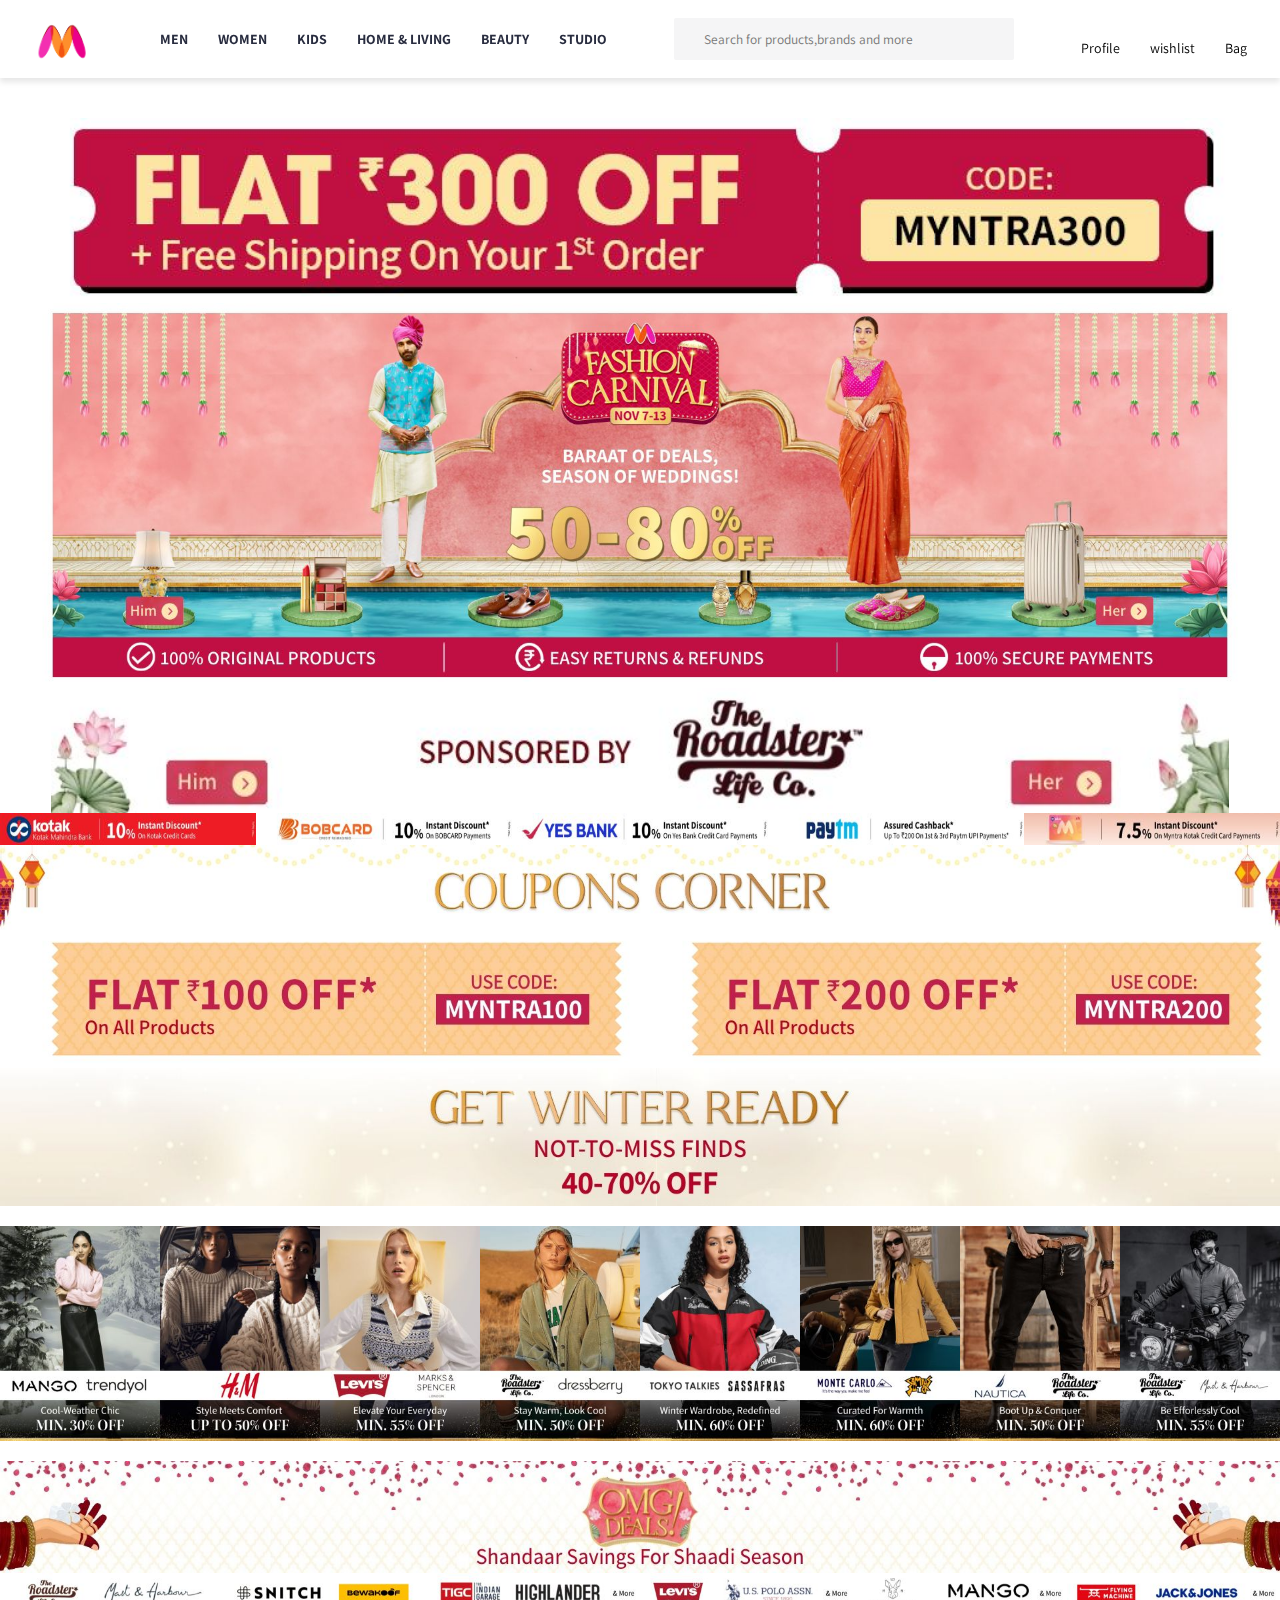
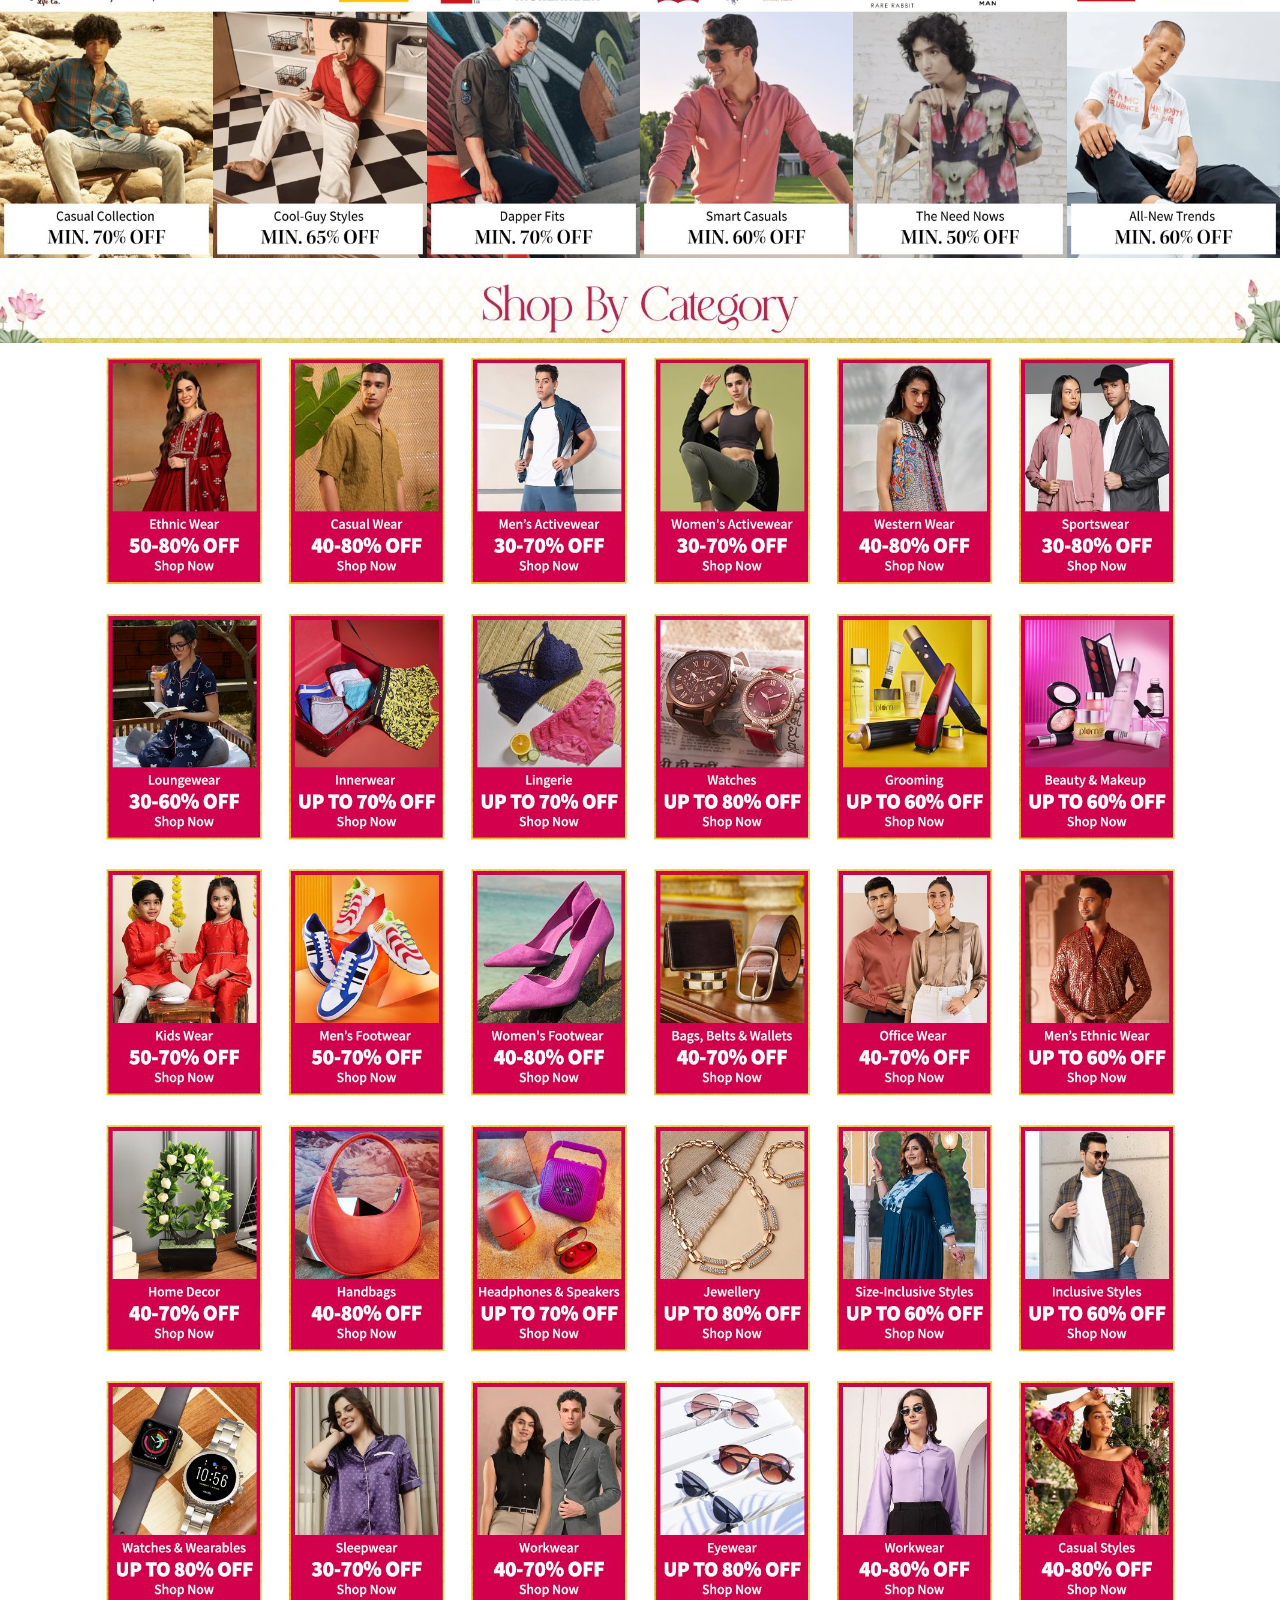
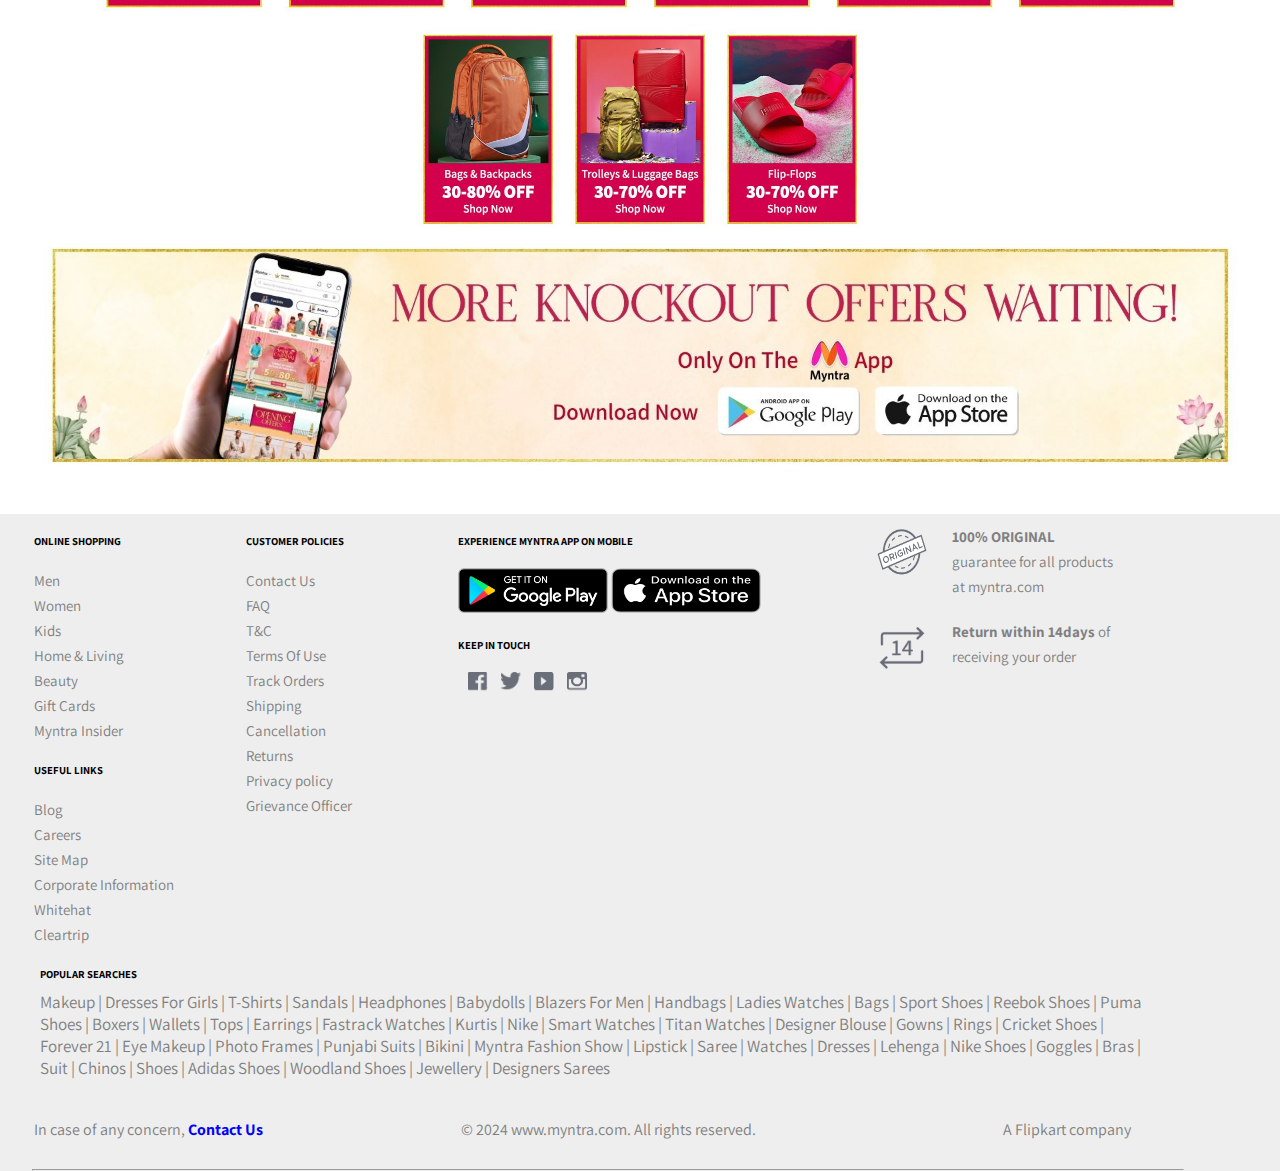
<file: index.html>
<!DOCTYPE html>
<html lang="en">
<head>
    <title>Men Shopping Online - Shop for Mens Clothing & Accessories in India |...</title>
    <link rel="stylesheet" href="style.css">
    <link rel="stylesheet" href="https://cdnjs.cloudflare.com/ajax/libs/font-awesome/6.6.0/css/all.min.css" integrity="sha512-Kc323vGBEqzTmouAECnVceyQqyqdsSiqLQISBL29aUW4U/M7pSPA/gEUZQqv1cwx4OnYxTxve5UMg5GT6L4JJg==" crossorigin="anonymous" referrerpolicy="no-referrer" />
    <link href="https://fonts.googleapis.com/css2?family=Assistant:wght@200..800&display=swap" rel="stylesheet">
</head>
<body>
    <div class="main">
        <div class="header">
            <div class="logo">
                <a href="index.html"><img src="images/logo.png" alt=""></a>
            </div>
            <div class="nav-item">
                <div class="menus"><a href="t-shirt.html">MEN</a>
                    <div class="submenu">
                        <div class="submenu-col1">
                            <h4><a href="t-shirt.html" class="h4">Topwear</a></h4>
                            <p><a href="t-shirt.html">T-Shirts</a></p>
                            <p><a href="t-shirt.html">Casual Shirts</a></p>
                            <p><a href="t-shirt.html">Formal Shirts</a></p>
                            <p><a href="t-shirt.html">Sweatshirts</a></p>
                            <p><a href="t-shirt.html">Sweaters</a></p>
                            <p><a href="t-shirt.html">Jackets</a></p>
                            <p><a href="t-shirt.html">Blazers & Coats</a></p>
                            <p><a href="t-shirt.html">Suits</a></p>
                            <p><a href="t-shirt.html">Rain Jackets</a></p><br><hr><br>
                            <h4><a href="t-shirt.html" class="h4">Indian & Festive Wear</a></h4>
                            <p><a href="t-shirt.html">Kurtas & Kurta Sets</a></p>
                            <p><a href="t-shirt.html">Sherwanis</a></p>
                            <p><a href="t-shirt.html">Nehru Jackets</a></p>
                            <p><a href="t-shirt.html">Dhotis</a></p>
                        </div>
                        <div class="submenu-col2">
                            <h4><a href="t-shirt.html" class="h4">Bottomwear</a></h4>
                            <p><a href="t-shirt.html">Jeans</a></p>
                            <p><a href="t-shirt.html">Casual Trousers</a></p>
                            <p><a href="t-shirt.html">Formal Trousers</a></p>
                            <p><a href="t-shirt.html">Shorts</a></p>
                            <p><a href="t-shirt.html">Track Pants & Joggers</a></p><br><hr><br>
                            <h4><a href="t-shirt.html" class="h4">Innerwear & Sleepwear</a></h4>
                            <p><a href="t-shirt.html">Briefs & Trunks</a></p>
                            <p><a href="t-shirt.html">Boxers</a></p>
                            <p><a href="t-shirt.html">Vests</a></p>
                            <p><a href="t-shirt.html">Sleepwear & Loungewear</a></p>
                            <p><a href="t-shirt.html">Thermals</a></p><br><hr><br>
                            <h4><a href="t-shirt.html" class="h4">Plus Size</a></h4>
                        </div>
                        <div class="submenu-col3">
                            <h4><a href="t-shirt.html" class="h4">Footwear</a></h4>
                            <p><a href="t-shirt.html">Casual Shoes</a></p>
                            <p><a href="t-shirt.html">Sports Shoes</a></p>
                            <p><a href="t-shirt.html">Formal Shoes</a></p>
                            <p><a href="t-shirt.html">Sneakers</a></p>
                            <p><a href="t-shirt.html">Sandals & Floaters</a></p>
                            <p><a href="t-shirt.html">Flip Flops</a></p>
                            <p><a href="t-shirt.html">Socks</a></p><br><hr><br>
                            <h4><a href="t-shirt.html" class="h5">Personal Care & Grooming</a></h4>
                            <h4><a href="t-shirt.html" class="h5">Sunglasses & Frames</a></h4>
                            <h4><a href="t-shirt.html" class="h5">Watches</a></h4>
                        </div>
                        <div class="submenu-col4">
                            <h4>Sports & Active Wear</h4>
                            <p>Sports Shoes</p>
                            <p>Sports Sandals</p>
                            <p>Active T-Shirts</p>
                            <p>Track Pants & Shorts</p>
                            <p>Tracksuits</p>
                            <p>Jackets & Sweatshirts</p>
                            <p>Sports Accessories</p>
                            <p>Swimwear</p><br><hr><br>
                            <h4>Gadgets</h4>
                            <p>Smart Wearables</p>
                            <p>Fitness Gadgets</p>
                            <p>Headphones</p>
                            <p>Speakers</p>
                        </div>
                        <div class="submenu-col5">
                            <h4>Fashion Accessories</h4>
                            <p>Wallets</p>
                            <p>Belts</p>
                            <p>Perfumes & Body Mists</p>
                            <p>Trimmers</p>
                            <p>Deodorants</p>
                            <p>Ties, Cufflinks & Pocket Squares</p>
                            <p>Accessory Gift Sets</p>
                            <p>Caps & Hats</p>
                            <p>Mufflers, Scarves & Gloves</p>
                            <p>Phone Cases</p>
                            <p>Rings & Wristwear</p>
                            <p>Helmets</p><br><hr><br>
                            <h4>Bags & Backpacks</h4>
                            <h4>Luggages & Trolleys</h4>
                        </div>
                    </div>
                </div>
                <div class="menus"><a href="">WOMEN</a>
                    <div class="submenu">
                        <div class="submenu-col1">
                            <h4><a href="t-shirt.html" class="h4">Topwear</a></h4>
                            <p><a href="t-shirt.html">T-Shirts</a></p>
                            <p><a href="t-shirt.html">Casual Shirts</a></p>
                            <p><a href="t-shirt.html">Formal Shirts</a></p>
                            <p><a href="t-shirt.html">Sweatshirts</a></p>
                            <p><a href="t-shirt.html">Sweaters</a></p>
                            <p><a href="t-shirt.html">Jackets</a></p>
                            <p><a href="t-shirt.html">Blazers & Coats</a></p>
                            <p><a href="t-shirt.html">Suits</a></p>
                            <p><a href="t-shirt.html">Rain Jackets</a></p><br><hr><br>
                            <h4><a href="t-shirt.html" class="h4">Indian & Festive Wear</a></h4>
                            <p><a href="t-shirt.html">Kurtas & Kurta Sets</a></p>
                            <p><a href="t-shirt.html">Sherwanis</a></p>
                            <p><a href="t-shirt.html">Nehru Jackets</a></p>
                            <p><a href="t-shirt.html">Dhotis</a></p>
                        </div>
                        <div class="submenu-col2">
                            <h4><a href="t-shirt.html" class="h4">Bottomwear</a></h4>
                            <p><a href="t-shirt.html">Jeans</a></p>
                            <p><a href="t-shirt.html">Casual Trousers</a></p>
                            <p><a href="t-shirt.html">Formal Trousers</a></p>
                            <p><a href="t-shirt.html">Shorts</a></p>
                            <p><a href="t-shirt.html">Track Pants & Joggers</a></p><br><hr><br>
                            <h4><a href="t-shirt.html" class="h4">Innerwear & Sleepwear</a></h4>
                            <p><a href="t-shirt.html">Briefs & Trunks</a></p>
                            <p><a href="t-shirt.html">Boxers</a></p>
                            <p><a href="t-shirt.html">Vests</a></p>
                            <p><a href="t-shirt.html">Sleepwear & Loungewear</a></p>
                            <p><a href="t-shirt.html">Thermals</a></p><br><hr><br>
                            <h4><a href="t-shirt.html" class="h4">Plus Size</a></h4>
                        </div>
                        <div class="submenu-col3">
                            <h4><a href="t-shirt.html" class="h4">Footwear</a></h4>
                            <p><a href="t-shirt.html">Casual Shoes</a></p>
                            <p><a href="t-shirt.html">Sports Shoes</a></p>
                            <p><a href="t-shirt.html">Formal Shoes</a></p>
                            <p><a href="t-shirt.html">Sneakers</a></p>
                            <p><a href="t-shirt.html">Sandals & Floaters</a></p>
                            <p><a href="t-shirt.html">Flip Flops</a></p>
                            <p><a href="t-shirt.html">Socks</a></p><br><hr><br>
                            <h4><a href="t-shirt.html" class="h4"></a>Footwear</h4>
                            <h4><a href="t-shirt.html" class="h4"></a>Footwear</h4>
                            <h4><a href="t-shirt.html" class="h4"></a>Footwear</h4>
                            <h4><a href="t-shirt.html" class="h5">Personal Care & Grooming</a></h4>
                            <h4><a href="t-shirt.html" class="h5">Sunglasses & Frames</a></h4>
                            <h4><a href="t-shirt.html" class="h5">Watches</a></h4>
                        </div>
                        <div class="submenu-col4">
                            <h4>Sports & Active Wear</h4>
                            <p>Sports Shoes</p>
                            <p>Sports Sandals</p>
                            <p>Active T-Shirts</p>
                            <p>Track Pants & Shorts</p>
                            <p>Tracksuits</p>
                            <p>Jackets & Sweatshirts</p>
                            <p>Sports Accessories</p>
                            <p>Swimwear</p><br><hr><br>
                            <h4>Gadgets</h4>
                            <p>Smart Wearables</p>
                            <p>Fitness Gadgets</p>
                            <p>Headphones</p>
                            <p>Speakers</p>
                        </div>
                        <div class="submenu-col5">
                            <h4>Fashion Accessories</h4>
                            <p>Wallets</p>
                            <p>Belts</p>
                            <p>Perfumes & Body Mists</p>
                            <p>Trimmers</p>
                            <p>Deodorants</p>
                            <p>Ties, Cufflinks & Pocket Squares</p>
                            <p>Accessory Gift Sets</p>
                            <p>Caps & Hats</p>
                            <p>Mufflers, Scarves & Gloves</p>
                            <p>Phone Cases</p>
                            <p>Rings & Wristwear</p>
                            <p>Helmets</p><br><hr><br>
                            <h4>Bags & Backpacks</h4>
                            <h4>Luggages & Trolleys</h4>
                        </div>
                    </div>
                </div>
                <div class="menus"><a href="">KIDS</a>
                    <div class="submenu">
                        <div class="submenu-col1">
                            <h4><a href="t-shirt.html" class="h4">Topwear</a></h4>
                            <p><a href="t-shirt.html">T-Shirts</a></p>
                            <p><a href="t-shirt.html">Casual Shirts</a></p>
                            <p><a href="t-shirt.html">Formal Shirts</a></p>
                            <p><a href="t-shirt.html">Sweatshirts</a></p>
                            <p><a href="t-shirt.html">Sweaters</a></p>
                            <p><a href="t-shirt.html">Jackets</a></p>
                            <p><a href="t-shirt.html">Blazers & Coats</a></p>
                            <p><a href="t-shirt.html">Suits</a></p>
                            <p><a href="t-shirt.html">Rain Jackets</a></p><br><hr><br>
                            <h4><a href="t-shirt.html" class="h4">Indian & Festive Wear</a></h4>
                            <p><a href="t-shirt.html">Kurtas & Kurta Sets</a></p>
                            <p><a href="t-shirt.html">Sherwanis</a></p>
                            <p><a href="t-shirt.html">Nehru Jackets</a></p>
                            <p><a href="t-shirt.html">Dhotis</a></p>
                        </div>
                        <div class="submenu-col2">
                            <h4><a href="t-shirt.html" class="h4">Bottomwear</a></h4>
                            <p><a href="t-shirt.html">Jeans</a></p>
                            <p><a href="t-shirt.html">Casual Trousers</a></p>
                            <p><a href="t-shirt.html">Formal Trousers</a></p>
                            <p><a href="t-shirt.html">Shorts</a></p>
                            <p><a href="t-shirt.html">Track Pants & Joggers</a></p><br><hr><br>
                            <h4><a href="t-shirt.html" class="h4">Innerwear & Sleepwear</a></h4>
                            <p><a href="t-shirt.html">Briefs & Trunks</a></p>
                            <p><a href="t-shirt.html">Boxers</a></p>
                            <p><a href="t-shirt.html">Vests</a></p>
                            <p><a href="t-shirt.html">Sleepwear & Loungewear</a></p>
                            <p><a href="t-shirt.html">Thermals</a></p><br><hr><br>
                            <h4><a href="t-shirt.html" class="h4">Plus Size</a></h4>
                        </div>
                        <div class="submenu-col3">
                            <h4><a href="t-shirt.html" class="h4">Footwear</a></h4>
                            <p><a href="t-shirt.html">Casual Shoes</a></p>
                            <p><a href="t-shirt.html">Sports Shoes</a></p>
                            <p><a href="t-shirt.html">Formal Shoes</a></p>
                            <p><a href="t-shirt.html">Sneakers</a></p>
                            <p><a href="t-shirt.html">Sandals & Floaters</a></p>
                            <p><a href="t-shirt.html">Flip Flops</a></p>
                            <p><a href="t-shirt.html">Socks</a></p><br><hr><br>
                            <h4><a href="t-shirt.html" class="h5">Personal Care & Grooming</a></h4>
                            <h4><a href="t-shirt.html" class="h5">Sunglasses & Frames</a></h4>
                            <h4><a href="t-shirt.html" class="h5">Watches</a></h4>
                        </div>
                        <div class="submenu-col4">
                            <h4>Sports & Active Wear</h4>
                            <p>Sports Shoes</p>
                            <p>Sports Sandals</p>
                            <p>Active T-Shirts</p>
                            <p>Track Pants & Shorts</p>
                            <p>Tracksuits</p>
                            <p>Jackets & Sweatshirts</p>
                            <p>Sports Accessories</p>
                            <p>Swimwear</p><br><hr><br>
                            <h4>Gadgets</h4>
                            <p>Smart Wearables</p>
                            <p>Fitness Gadgets</p>
                            <p>Headphones</p>
                            <p>Speakers</p>
                        </div>
                        <div class="submenu-col5">
                            <h4>Fashion Accessories</h4>
                            <p>Wallets</p>
                            <p>Belts</p>
                            <p>Perfumes & Body Mists</p>
                            <p>Trimmers</p>
                            <p>Deodorants</p>
                            <p>Ties, Cufflinks & Pocket Squares</p>
                            <p>Accessory Gift Sets</p>
                            <p>Caps & Hats</p>
                            <p>Mufflers, Scarves & Gloves</p>
                            <p>Phone Cases</p>
                            <p>Rings & Wristwear</p>
                            <p>Helmets</p><br><hr><br>
                            <h4>Bags & Backpacks</h4>
                            <h4>Luggages & Trolleys</h4>
                        </div>
                    </div>
                </div>
                <div class="menus"><a href="">HOME & LIVING</a>
                    <div class="submenu">
                        <div class="submenu-col1">
                            <h4><a href="t-shirt.html" class="h4">Topwear</a></h4>
                            <p><a href="t-shirt.html">T-Shirts</a></p>
                            <p><a href="t-shirt.html">Casual Shirts</a></p>
                            <p><a href="t-shirt.html">Formal Shirts</a></p>
                            <p><a href="t-shirt.html">Sweatshirts</a></p>
                            <p><a href="t-shirt.html">Sweaters</a></p>
                            <p><a href="t-shirt.html">Jackets</a></p>
                            <p><a href="t-shirt.html">Blazers & Coats</a></p>
                            <p><a href="t-shirt.html">Suits</a></p>
                            <p><a href="t-shirt.html">Rain Jackets</a></p><br><hr><br>
                            <h4><a href="t-shirt.html" class="h4">Indian & Festive Wear</a></h4>
                            <p><a href="t-shirt.html">Kurtas & Kurta Sets</a></p>
                            <p><a href="t-shirt.html">Sherwanis</a></p>
                            <p><a href="t-shirt.html">Nehru Jackets</a></p>
                            <p><a href="t-shirt.html">Dhotis</a></p>
                        </div>
                        <div class="submenu-col2">
                            <h4><a href="t-shirt.html" class="h4">Bottomwear</a></h4>
                            <p><a href="t-shirt.html">Jeans</a></p>
                            <p><a href="t-shirt.html">Casual Trousers</a></p>
                            <p><a href="t-shirt.html">Formal Trousers</a></p>
                            <p><a href="t-shirt.html">Shorts</a></p>
                            <p><a href="t-shirt.html">Track Pants & Joggers</a></p><br><hr><br>
                            <h4><a href="t-shirt.html" class="h4">Innerwear & Sleepwear</a></h4>
                            <p><a href="t-shirt.html">Briefs & Trunks</a></p>
                            <p><a href="t-shirt.html">Boxers</a></p>
                            <p><a href="t-shirt.html">Vests</a></p>
                            <p><a href="t-shirt.html">Sleepwear & Loungewear</a></p>
                            <p><a href="t-shirt.html">Thermals</a></p><br><hr><br>
                            <h4><a href="t-shirt.html" class="h4">Plus Size</a></h4>
                        </div>
                        <div class="submenu-col3">
                            <h4><a href="t-shirt.html" class="h4">Footwear</a></h4>
                            <p><a href="t-shirt.html">Casual Shoes</a></p>
                            <p><a href="t-shirt.html">Sports Shoes</a></p>
                            <p><a href="t-shirt.html">Formal Shoes</a></p>
                            <p><a href="t-shirt.html">Sneakers</a></p>
                            <p><a href="t-shirt.html">Sandals & Floaters</a></p>
                            <p><a href="t-shirt.html">Flip Flops</a></p>
                            <p><a href="t-shirt.html">Socks</a></p><br><hr><br>
                            <h4><a href="t-shirt.html" class="h5">Personal Care & Grooming</a></h4>
                            <h4><a href="t-shirt.html" class="h5">Sunglasses & Frames</a></h4>
                            <h4><a href="t-shirt.html" class="h5">Watches</a></h4>
                        </div>
                        <div class="submenu-col4">
                            <h4>Sports & Active Wear</h4>
                            <p>Sports Shoes</p>
                            <p>Sports Sandals</p>
                            <p>Active T-Shirts</p>
                            <p>Track Pants & Shorts</p>
                            <p>Tracksuits</p>
                            <p>Jackets & Sweatshirts</p>
                            <p>Sports Accessories</p>
                            <p>Swimwear</p><br><hr><br>
                            <h4>Gadgets</h4>
                            <p>Smart Wearables</p>
                            <p>Fitness Gadgets</p>
                            <p>Headphones</p>
                            <p>Speakers</p>
                        </div>
                        <div class="submenu-col5">
                            <h4>Fashion Accessories</h4>
                            <p>Wallets</p>
                            <p>Belts</p>
                            <p>Perfumes & Body Mists</p>
                            <p>Trimmers</p>
                            <p>Deodorants</p>
                            <p>Ties, Cufflinks & Pocket Squares</p>
                            <p>Accessory Gift Sets</p>
                            <p>Caps & Hats</p>
                            <p>Mufflers, Scarves & Gloves</p>
                            <p>Phone Cases</p>
                            <p>Rings & Wristwear</p>
                            <p>Helmets</p><br><hr><br>
                            <h4>Bags & Backpacks</h4>
                            <h4>Luggages & Trolleys</h4>
                        </div>
                    </div>
                </div>
                <div class="menus"><a href="">BEAUTY</a>
                    <div class="submenu">
                        <div class="submenu-col1">
                            <h4><a href="t-shirt.html" class="h4">Topwear</a></h4>
                            <p><a href="t-shirt.html">T-Shirts</a></p>
                            <p><a href="t-shirt.html">Casual Shirts</a></p>
                            <p><a href="t-shirt.html">Formal Shirts</a></p>
                            <p><a href="t-shirt.html">Sweatshirts</a></p>
                            <p><a href="t-shirt.html">Sweaters</a></p>
                            <p><a href="t-shirt.html">Jackets</a></p>
                            <p><a href="t-shirt.html">Blazers & Coats</a></p>
                            <p><a href="t-shirt.html">Suits</a></p>
                            <p><a href="t-shirt.html">Rain Jackets</a></p><br><hr><br>
                            <h4><a href="t-shirt.html" class="h4">Indian & Festive Wear</a></h4>
                            <p><a href="t-shirt.html">Kurtas & Kurta Sets</a></p>
                            <p><a href="t-shirt.html">Sherwanis</a></p>
                            <p><a href="t-shirt.html">Nehru Jackets</a></p>
                            <p><a href="t-shirt.html">Dhotis</a></p>
                        </div>
                        <div class="submenu-col2">
                            <h4><a href="t-shirt.html" class="h4">Bottomwear</a></h4>
                            <p><a href="t-shirt.html">Jeans</a></p>
                            <p><a href="t-shirt.html">Casual Trousers</a></p>
                            <p><a href="t-shirt.html">Formal Trousers</a></p>
                            <p><a href="t-shirt.html">Shorts</a></p>
                            <p><a href="t-shirt.html">Track Pants & Joggers</a></p><br><hr><br>
                            <h4><a href="t-shirt.html" class="h4">Innerwear & Sleepwear</a></h4>
                            <p><a href="t-shirt.html">Briefs & Trunks</a></p>
                            <p><a href="t-shirt.html">Boxers</a></p>
                            <p><a href="t-shirt.html">Vests</a></p>
                            <p><a href="t-shirt.html">Sleepwear & Loungewear</a></p>
                            <p><a href="t-shirt.html">Thermals</a></p><br><hr><br>
                            <h4><a href="t-shirt.html" class="h4">Plus Size</a></h4>
                        </div>
                        <div class="submenu-col3">
                            <h4><a href="t-shirt.html" class="h4">Footwear</a></h4>
                            <p><a href="t-shirt.html">Casual Shoes</a></p>
                            <p><a href="t-shirt.html">Sports Shoes</a></p>
                            <p><a href="t-shirt.html">Formal Shoes</a></p>
                            <p><a href="t-shirt.html">Sneakers</a></p>
                            <p><a href="t-shirt.html">Sandals & Floaters</a></p>
                            <p><a href="t-shirt.html">Flip Flops</a></p>
                            <p><a href="t-shirt.html">Socks</a></p><br><hr><br>
                            <h4><a href="t-shirt.html" class="h5">Personal Care & Grooming</a></h4>
                            <h4><a href="t-shirt.html" class="h5">Sunglasses & Frames</a></h4>
                            <h4><a href="t-shirt.html" class="h5">Watches</a></h4>
                        </div>
                        <div class="submenu-col4">
                            <h4>Sports & Active Wear</h4>
                            <p>Sports Shoes</p>
                            <p>Sports Sandals</p>
                            <p>Active T-Shirts</p>
                            <p>Track Pants & Shorts</p>
                            <p>Tracksuits</p>
                            <p>Jackets & Sweatshirts</p>
                            <p>Sports Accessories</p>
                            <p>Swimwear</p><br><hr><br>
                            <h4>Gadgets</h4>
                            <p>Smart Wearables</p>
                            <p>Fitness Gadgets</p>
                            <p>Headphones</p>
                            <p>Speakers</p>
                        </div>
                        <div class="submenu-col5">
                            <h4>Fashion Accessories</h4>
                            <p>Wallets</p>
                            <p>Belts</p>
                            <p>Perfumes & Body Mists</p>
                            <p>Trimmers</p>
                            <p>Deodorants</p>
                            <p>Ties, Cufflinks & Pocket Squares</p>
                            <p>Accessory Gift Sets</p>
                            <p>Caps & Hats</p>
                            <p>Mufflers, Scarves & Gloves</p>
                            <p>Phone Cases</p>
                            <p>Rings & Wristwear</p>
                            <p>Helmets</p><br><hr><br>
                            <h4>Bags & Backpacks</h4>
                            <h4>Luggages & Trolleys</h4>
                        </div>
                    </div>
                </div>
                <div class="menus"><a href="">STUDIO</a>
                    <div class="submenu">
                        <div class="submenu-col1">
                            <h4><a href="t-shirt.html" class="h4">Topwear</a></h4>
                            <p><a href="t-shirt.html">T-Shirts</a></p>
                            <p><a href="t-shirt.html">Casual Shirts</a></p>
                            <p><a href="t-shirt.html">Formal Shirts</a></p>
                            <p><a href="t-shirt.html">Sweatshirts</a></p>
                            <p><a href="t-shirt.html">Sweaters</a></p>
                            <p><a href="t-shirt.html">Jackets</a></p>
                            <p><a href="t-shirt.html">Blazers & Coats</a></p>
                            <p><a href="t-shirt.html">Suits</a></p>
                            <p><a href="t-shirt.html">Rain Jackets</a></p><br><hr><br>
                            <h4><a href="t-shirt.html" class="h4">Indian & Festive Wear</a></h4>
                            <p><a href="t-shirt.html">Kurtas & Kurta Sets</a></p>
                            <p><a href="t-shirt.html">Sherwanis</a></p>
                            <p><a href="t-shirt.html">Nehru Jackets</a></p>
                            <p><a href="t-shirt.html">Dhotis</a></p>
                        </div>
                        <div class="submenu-col2">
                            <h4><a href="t-shirt.html" class="h4">Bottomwear</a></h4>
                            <p><a href="t-shirt.html">Jeans</a></p>
                            <p><a href="t-shirt.html">Casual Trousers</a></p>
                            <p><a href="t-shirt.html">Formal Trousers</a></p>
                            <p><a href="t-shirt.html">Shorts</a></p>
                            <p><a href="t-shirt.html">Track Pants & Joggers</a></p><br><hr><br>
                            <h4><a href="t-shirt.html" class="h4">Innerwear & Sleepwear</a></h4>
                            <p><a href="t-shirt.html">Briefs & Trunks</a></p>
                            <p><a href="t-shirt.html">Boxers</a></p>
                            <p><a href="t-shirt.html">Vests</a></p>
                            <p><a href="t-shirt.html">Sleepwear & Loungewear</a></p>
                            <p><a href="t-shirt.html">Thermals</a></p><br><hr><br>
                            <h4><a href="t-shirt.html" class="h4">Plus Size</a></h4>
                        </div>
                        <div class="submenu-col3">
                            <h4><a href="t-shirt.html" class="h4">Footwear</a></h4>
                            <p><a href="t-shirt.html">Casual Shoes</a></p>
                            <p><a href="t-shirt.html">Sports Shoes</a></p>
                            <p><a href="t-shirt.html">Formal Shoes</a></p>
                            <p><a href="t-shirt.html">Sneakers</a></p>
                            <p><a href="t-shirt.html">Sandals & Floaters</a></p>
                            <p><a href="t-shirt.html">Flip Flops</a></p>
                            <p><a href="t-shirt.html">Socks</a></p><br><hr><br>
                            <h4><a href="t-shirt.html" class="h5">Personal Care & Grooming</a></h4>
                            <h4><a href="t-shirt.html" class="h5">Sunglasses & Frames</a></h4>
                            <h4><a href="t-shirt.html" class="h5">Watches</a></h4>
                        </div>
                        <div class="submenu-col4">
                            <h4>Sports & Active Wear</h4>
                            <p>Sports Shoes</p>
                            <p>Sports Sandals</p>
                            <p>Active T-Shirts</p>
                            <p>Track Pants & Shorts</p>
                            <p>Tracksuits</p>
                            <p>Jackets & Sweatshirts</p>
                            <p>Sports Accessories</p>
                            <p>Swimwear</p><br><hr><br>
                            <h4>Gadgets</h4>
                            <p>Smart Wearables</p>
                            <p>Fitness Gadgets</p>
                            <p>Headphones</p>
                            <p>Speakers</p>
                        </div>
                        <div class="submenu-col5">
                            <h4>Fashion Accessories</h4>
                            <p>Wallets</p>
                            <p>Belts</p>
                            <p>Perfumes & Body Mists</p>
                            <p>Trimmers</p>
                            <p>Deodorants</p>
                            <p>Ties, Cufflinks & Pocket Squares</p>
                            <p>Accessory Gift Sets</p>
                            <p>Caps & Hats</p>
                            <p>Mufflers, Scarves & Gloves</p>
                            <p>Phone Cases</p>
                            <p>Rings & Wristwear</p>
                            <p>Helmets</p><br><hr><br>
                            <h4>Bags & Backpacks</h4>
                            <h4>Luggages & Trolleys</h4>
                        </div>
                    </div>
                </div>
            </div>
            <div class="search-box">
                <div class="search">
                    <i class="fa-solid fa-magnifying-glass"></i>
                </div>
                <div>
                    <input type="search" name="" id="" placeholder="Search for products,brands and more">
                </div>
            </div>
            <div class="icons">
                <div>
                    <i class="fa-regular fa-user"></i><br>
                    Profile
                </div>
                <div>
                    <i class="fa-regular fa-heart"></i><br>
                    wishlist
                </div>
                <div>
                    <i class="fa-solid fa-bag-shopping"></i><br>
                    Bag
                </div>
            </div>
        </div>
        <div class="banner-section">
            <div class="banner-row1">
                <div class="banner-row1-section1">
                    <img src="images/img1.jpg" alt="" class="images">
                </div>
                <div class="banner-row1-section2">
                    <img src="images/img2.jpg" alt="" class="images">
                </div>
                <div class="banner-row1-section3">
                    <img src="images/img3.jpg" alt="" class="images">
                </div>
                <div class="banner-row1-section3">
                    <img src="images/img4.jpg" alt="" class="images">
                </div>
            </div>
            <div class="banner-row2">
                <div class="banner-row2-section1">
                    <img src="images/img5.jpg" alt="" class="images">
                </div>
                <div class="banner-row2-section2">
                    <img src="images/img6.jpg" alt="" class="images">
                </div>
            </div>
            <div class="banner-row3">
                <div class="banner-row3-section1">
                    <img src="images/img7.jpg" alt="" class="images">
                </div>
                <div class="banner-row3-section2">
                    <img src="images/img8.jpg" alt="" class="images">
                </div>
            </div>
            <div class="banner-row4">
                <div class="banner-row4-section1">
                    <img src="images/img9.jpg" alt="" class="images">
                </div>
                <div class="banner-row4-section2">
                    <img src="images/img10.jpg" alt="" class="images">
                </div>
                <div class="banner-row4-section3">
                    <img src="images/img11.jpg" alt="" class="images">
                </div>
                <div class="banner-row4-section4">
                    <img src="images/img12.jpg" alt="" class="images">
                </div>
                <div class="banner-row4-section5">
                    <img src="images/img13.jpg" alt="" class="images">
                </div>
            </div>
            <div class="banner-row5">
                <div class="banner-row5-section1">
                    <img src="images/img14.jpg" alt="" class="images">
                </div>
            </div>
            <div class="banner-row6">
                <div class="banner-row6-section1">
                    <img src="images/img15.jpg" alt="" class="images">
                </div>
                <div class="banner-row6-section2">
                    <img src="images/img16.jpg" alt="" class="images">
                </div>
            </div>
            <div class="banner-row7">
                <div class="banner-row7-section1">
                    <img src="images/img17.jpg" alt="" class="images">
                </div>
            </div>
            <div class="banner-row8" style="margin-top: 20px;">
                <div class="banner-row8-section1">
                    <img src="images/img18.jpg" alt="" class="images">
                </div>
                <div class="banner-row8-section2">
                    <img src="images/img19.jpg" alt="" class="images">
                </div>
                <div class="banner-row8-section3">
                    <img src="images/img20.jpg" alt="" class="images">
                </div>
                <div class="banner-row8-section4">
                    <img src="images/img21.jpg" alt="" class="images">
                </div>
                <div class="banner-row8-section5">
                    <img src="images/img22.jpg" alt="" class="images">
                </div>
                <div class="banner-row8-section6">
                    <img src="images/img23.jpg" alt="" class="images">
                </div>
                <div class="banner-row8-section7">
                    <img src="images/img24.jpg" alt="" class="images">
                </div>
                <div class="banner-row8-section8">
                    <img src="images/img25.jpg" alt="" class="images">
                </div>
            </div>
            <div class="banner-row9" style="margin-top: 20px;">
                <div class="banner-row9-section1">
                    <img src="images/img26.jpg" alt="" class="images">
                </div>
            </div>
            <div class="banner-row10">
                <div class="banner-row10-section1">
                    <img src="images/img27.jpg" alt="" class="images">
                </div>
                <div class="banner-row10-section1">
                    <img src="images/img28.jpg" alt="" class="images">
                </div>
                <div class="banner-row10-section1">
                    <img src="images/img29.jpg" alt="" class="images">
                </div>
                <div class="banner-row10-section1">
                    <img src="images/img30.jpg" alt="" class="images">
                </div>
                <div class="banner-row10-section1">
                    <img src="images/img31.jpg" alt="" class="images">
                </div>
                <div class="banner-row10-section1">
                    <img src="images/img32.jpg" alt="" class="images">
                </div>
            </div>
            <div class="banner-row11">
                <div class="banner-row11-section1">
                    <img src="images/img33.jpg" alt="" class="images">
                </div>
            </div>
            <div class="banner-row12">
                <div class="banner-row12-section1">
                    <img src="images/img34.jpg" alt="" class="images">
                </div>
                <div class="banner-row12-section2">
                    <img src="images/img35.jpg" alt="" class="images">
                </div>
                <div class="banner-row12-section3">
                    <img src="images/img36.jpg" alt="" class="images">
                </div>
                <div class="banner-row12-section4">
                    <img src="images/img37.jpg" alt="" class="images">
                </div>
                <div class="banner-row12-section5">
                    <img src="images/img38.jpg" alt="" class="images">
                </div>
                <div class="banner-row12-section6">
                    <img src="images/img39.jpg" alt="" class="images">
                </div>
                <div class="banner-row12-section1">
                    <img src="images/img40.jpg" alt="" class="images">
                </div>
                <div class="banner-row12-section2">
                    <img src="images/img41.jpg" alt="" class="images">
                </div>
                <div class="banner-row12-section3">
                    <img src="images/img42.jpg" alt="" class="images">
                </div>
                <div class="banner-row12-section4">
                    <img src="images/img43.jpg" alt="" class="images">
                </div>
                <div class="banner-row12-section5">
                    <img src="images/img44.jpg" alt="" class="images">
                </div>
                <div class="banner-row12-section6">
                    <img src="images/img45.jpg" alt="" class="images">
                </div>
                <div class="banner-row12-section1">
                    <img src="images/img46.jpg" alt="" class="images">
                </div>
                <div class="banner-row12-section2">
                    <img src="images/img47.jpg" alt="" class="images">
                </div>
                <div class="banner-row12-section3">
                    <img src="images/img48.jpg" alt="" class="images">
                </div>
                <div class="banner-row12-section4">
                    <img src="images/img49.jpg" alt="" class="images">
                </div>
                <div class="banner-row12-section5">
                    <img src="images/img50.jpg" alt="" class="images">
                </div>
                <div class="banner-row12-section6">
                    <img src="images/img51.jpg" alt="" class="images">
                </div>
                <div class="banner-row12-section1">
                    <img src="images/img52.jpg" alt="" class="images">
                </div>
                <div class="banner-row12-section2">
                    <img src="images/img53.jpg" alt="" class="images">
                </div>
                <div class="banner-row12-section3">
                    <img src="images/img54.jpg" alt="" class="images">
                </div>
                <div class="banner-row12-section4">
                    <img src="images/img55.jpg" alt="" class="images">
                </div>
                <div class="banner-row12-section5">
                    <img src="images/img56.jpg" alt="" class="images">
                </div>
                <div class="banner-row12-section6">
                    <img src="images/img57.jpg" alt="" class="images">
                </div>
                <div class="banner-row12-section1">
                    <img src="images/img58.jpg" alt="" class="images">
                </div>
                <div class="banner-row12-section2">
                    <img src="images/img59.jpg" alt="" class="images">
                </div>
                <div class="banner-row12-section3">
                    <img src="images/img60.jpg" alt="" class="images">
                </div>
                <div class="banner-row12-section4">
                    <img src="images/img61.jpg" alt="" class="images">
                </div>
                <div class="banner-row12-section5">
                    <img src="images/img62.jpg" alt="" class="images">
                </div>
                <div class="banner-row12-section6">
                    <img src="images/img63.jpg" alt="" class="images">
                </div>
                <div class="banner-row12-section1">
                    <img src="images/img64.jpg" alt="" class="images">
                </div>
                <div class="banner-row12-section2">
                    <img src="images/img65.jpg" alt="" class="images">
                </div>
                <div class="banner-row12-section3">
                    <img src="images/img66.jpg" alt="" class="images">
                </div>
            </div>
            <div class="banner-row13">
                <div class="banner-row13-section1">
                    <img src="images/img67.jpg" alt="" class="images">
                </div>
            </div>
        </div>
        <div class="footer">
            <div class="footer-row1">
                <div>
                    <h6>ONLINE SHOPPING</h6>
                    <p>Men</p>
                    <p>Women</p>
                    <p>Kids</p>
                    <p>Home & Living</p>
                    <p>Beauty</p>
                    <p>Gift Cards</p>
                    <p>Myntra Insider</p>
                    <h6>USEFUL LINKS</h6>
                    <p>Blog</p>
                    <p>Careers</p>
                    <p>Site Map</p>
                    <p>Corporate Information</p>
                    <p>Whitehat</p>
                    <p>Cleartrip</p>

                </div>
                <div>
                    <h6>CUSTOMER POLICIES</h6>
                    <p>Contact Us</p>
                    <p>FAQ</p>
                    <p>T&C</p>
                    <p>Terms Of Use</p>
                    <p>Track Orders</p>
                    <p>Shipping</p>
                    <p>Cancellation</p>
                    <p>Returns</p>
                    <p>Privacy policy</p>
                    <p>Grievance Officer</p>
                </div>
                <div style="width: 30%;">
                    <h6>EXPERIENCE MYNTRA APP ON MOBILE</h6>
                    <img src="images/img68.png" class="footer-img" alt="">
                    <img src="images/img69.png" class="footer-img" alt="" style="height: 45px;">
                    <h6>KEEP IN TOUCH</h6>
                    <img src="images/img71.png" class="icon-images" alt="">
                    <img src="images/img72.png" class="icon-images" alt="">
                    <img src="images/img73.png" class="icon-images" alt="">
                    <img src="images/img74.png" class="icon-images" alt="">
                </div>
                <div style="width: 30%;">
                    <div style="display: flex; width: 70%;">
                        <img src="images/img75.png" class="footer-icon-images" alt="">
                        <p class="footer-para"><span class="footer-text">100% ORIGINAL</span> guarantee for all products at myntra.com</p>
                    </div>
                    <div style="display: flex; width: 70%;">
                        <img src="images/img76.png" class="footer-icon-images" alt="">
                        <p class="footer-para"><span class="footer-text">Return within 14days</span> of receiving your order</p>
                    </div>
                </div>
            </div>
            <div class="footer-row2">
                <h6>POPULAR SEARCHES</h6>
                <p>Makeup | Dresses For Girls | T-Shirts | Sandals | Headphones | Babydolls | Blazers For Men | Handbags | Ladies Watches | Bags | Sport Shoes | Reebok Shoes | Puma Shoes | Boxers | Wallets | Tops | Earrings | Fastrack Watches | Kurtis | Nike | Smart Watches | Titan Watches | Designer Blouse | Gowns | Rings | Cricket Shoes | Forever 21 | Eye Makeup | Photo Frames | Punjabi Suits | Bikini | Myntra Fashion Show | Lipstick | Saree | Watches | Dresses | Lehenga | Nike Shoes | Goggles | Bras | Suit | Chinos | Shoes | Adidas Shoes | Woodland Shoes | Jewellery | Designers Sarees</p>
                <div></div>
                <div></div>
                <div></div>
            </div>
            <div class="footer-row3">
                <div>
                    <p>In case of any concern, <span class="footer-contact-links">Contact Us</span></p>
                </div>
                <div>
                    <p>© 2024 www.myntra.com. All rights reserved.</p>
                </div>
                <div>
                    <p style="text-align: center;">A Flipkart company</p>
                </div>
            </div>
            <hr>
        </div>
    </div>    
</body>
</html>
</file>
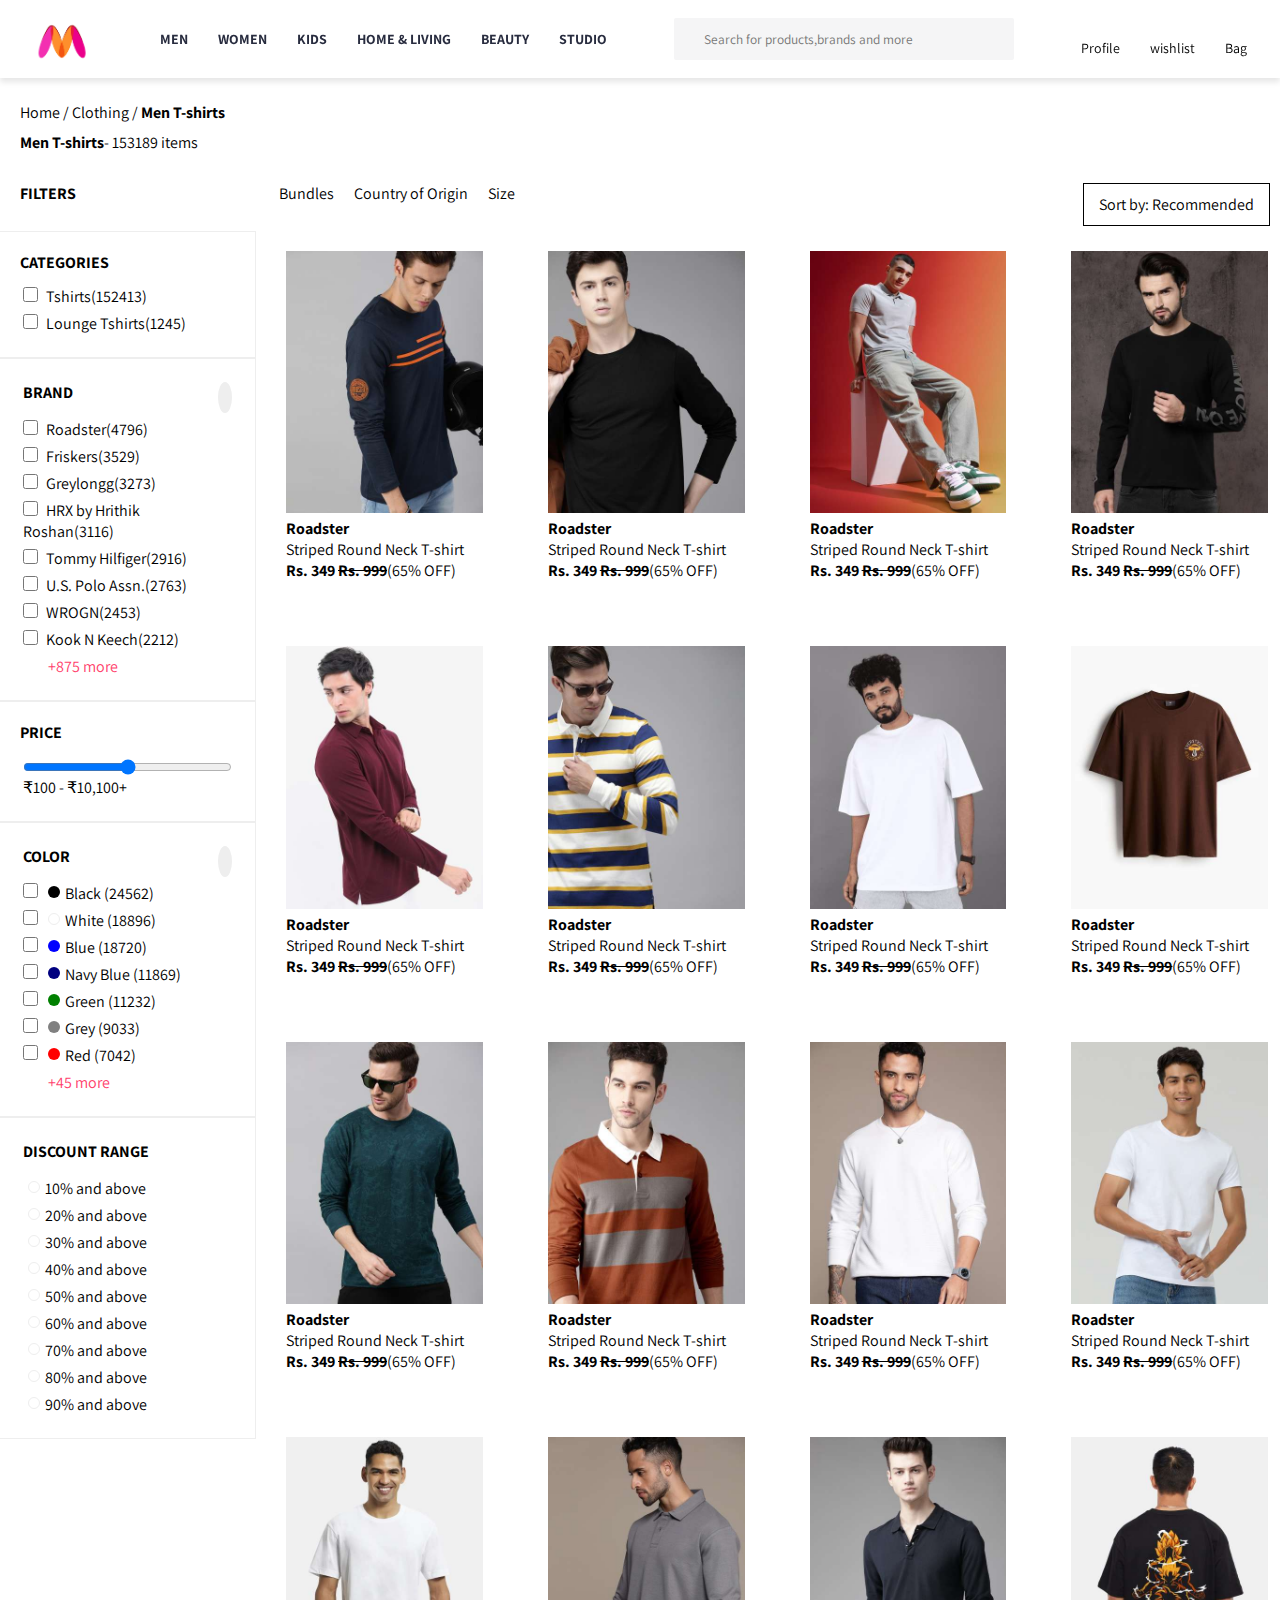
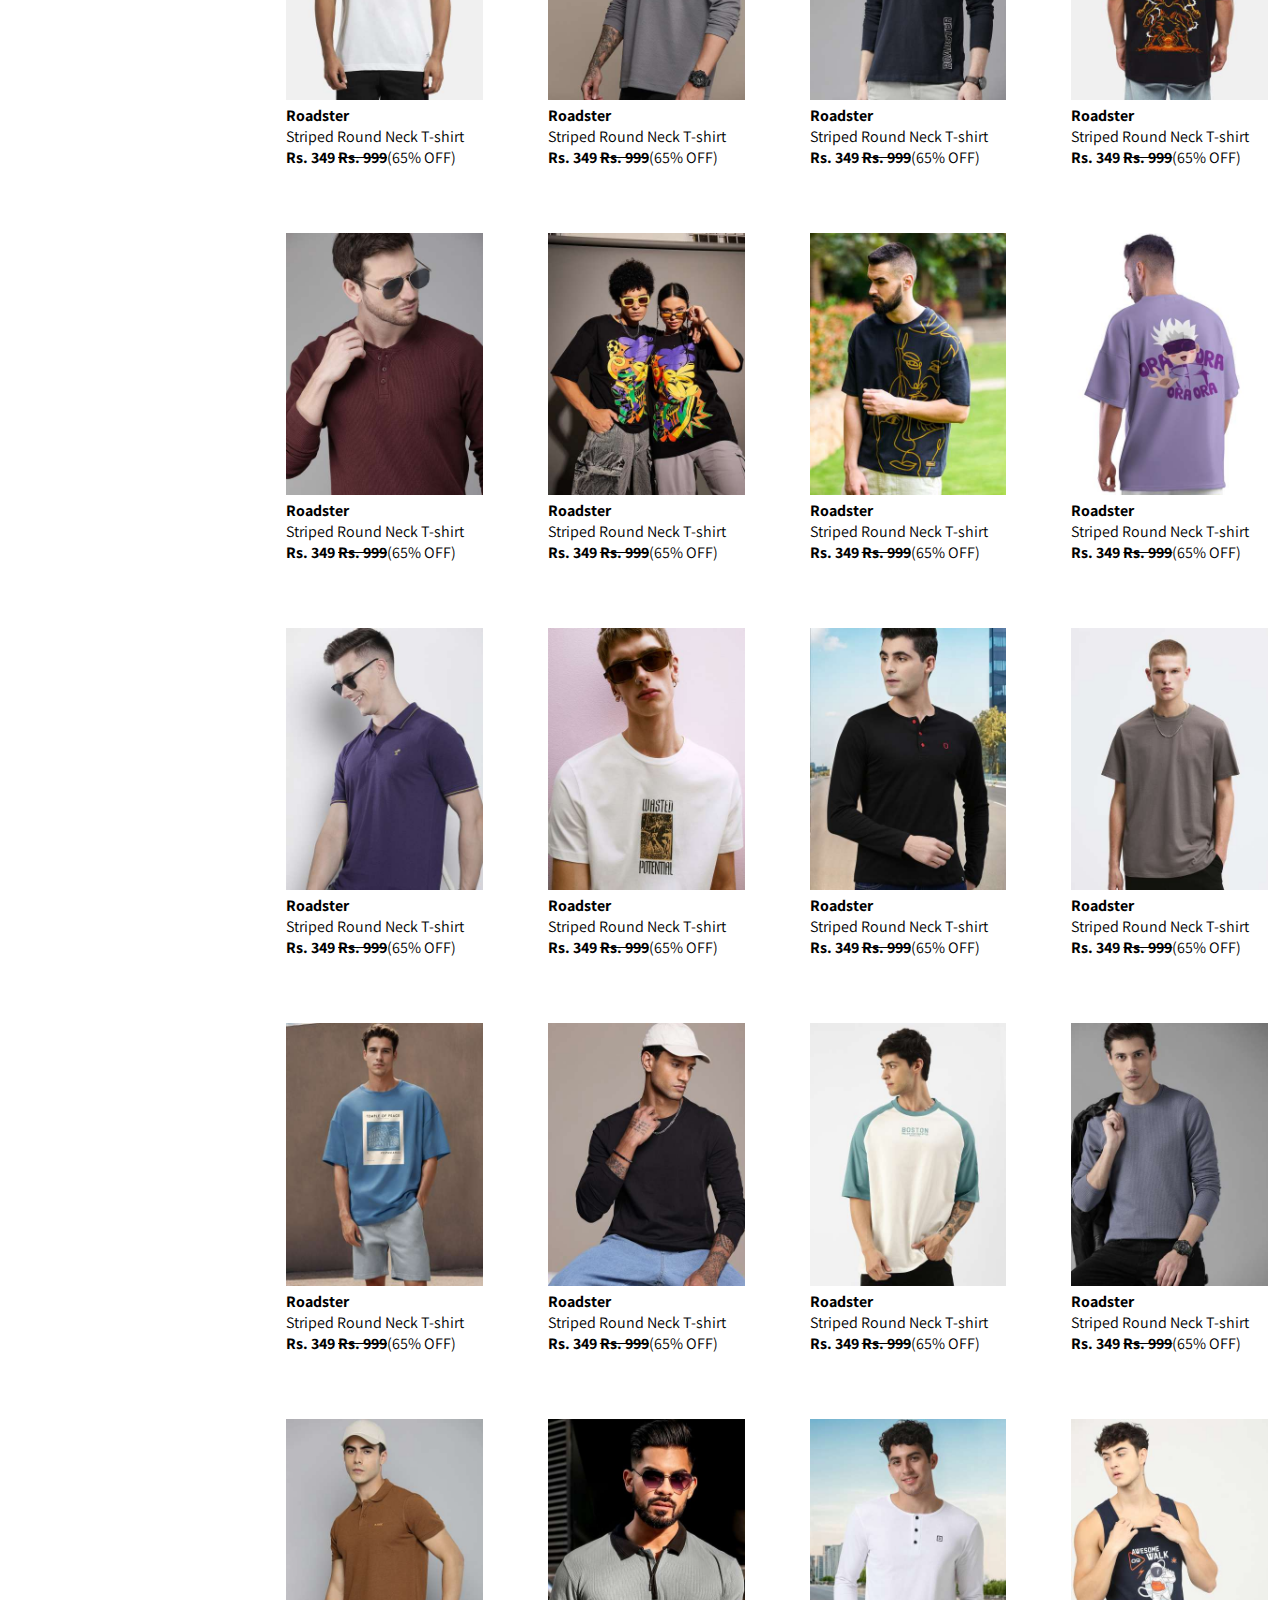
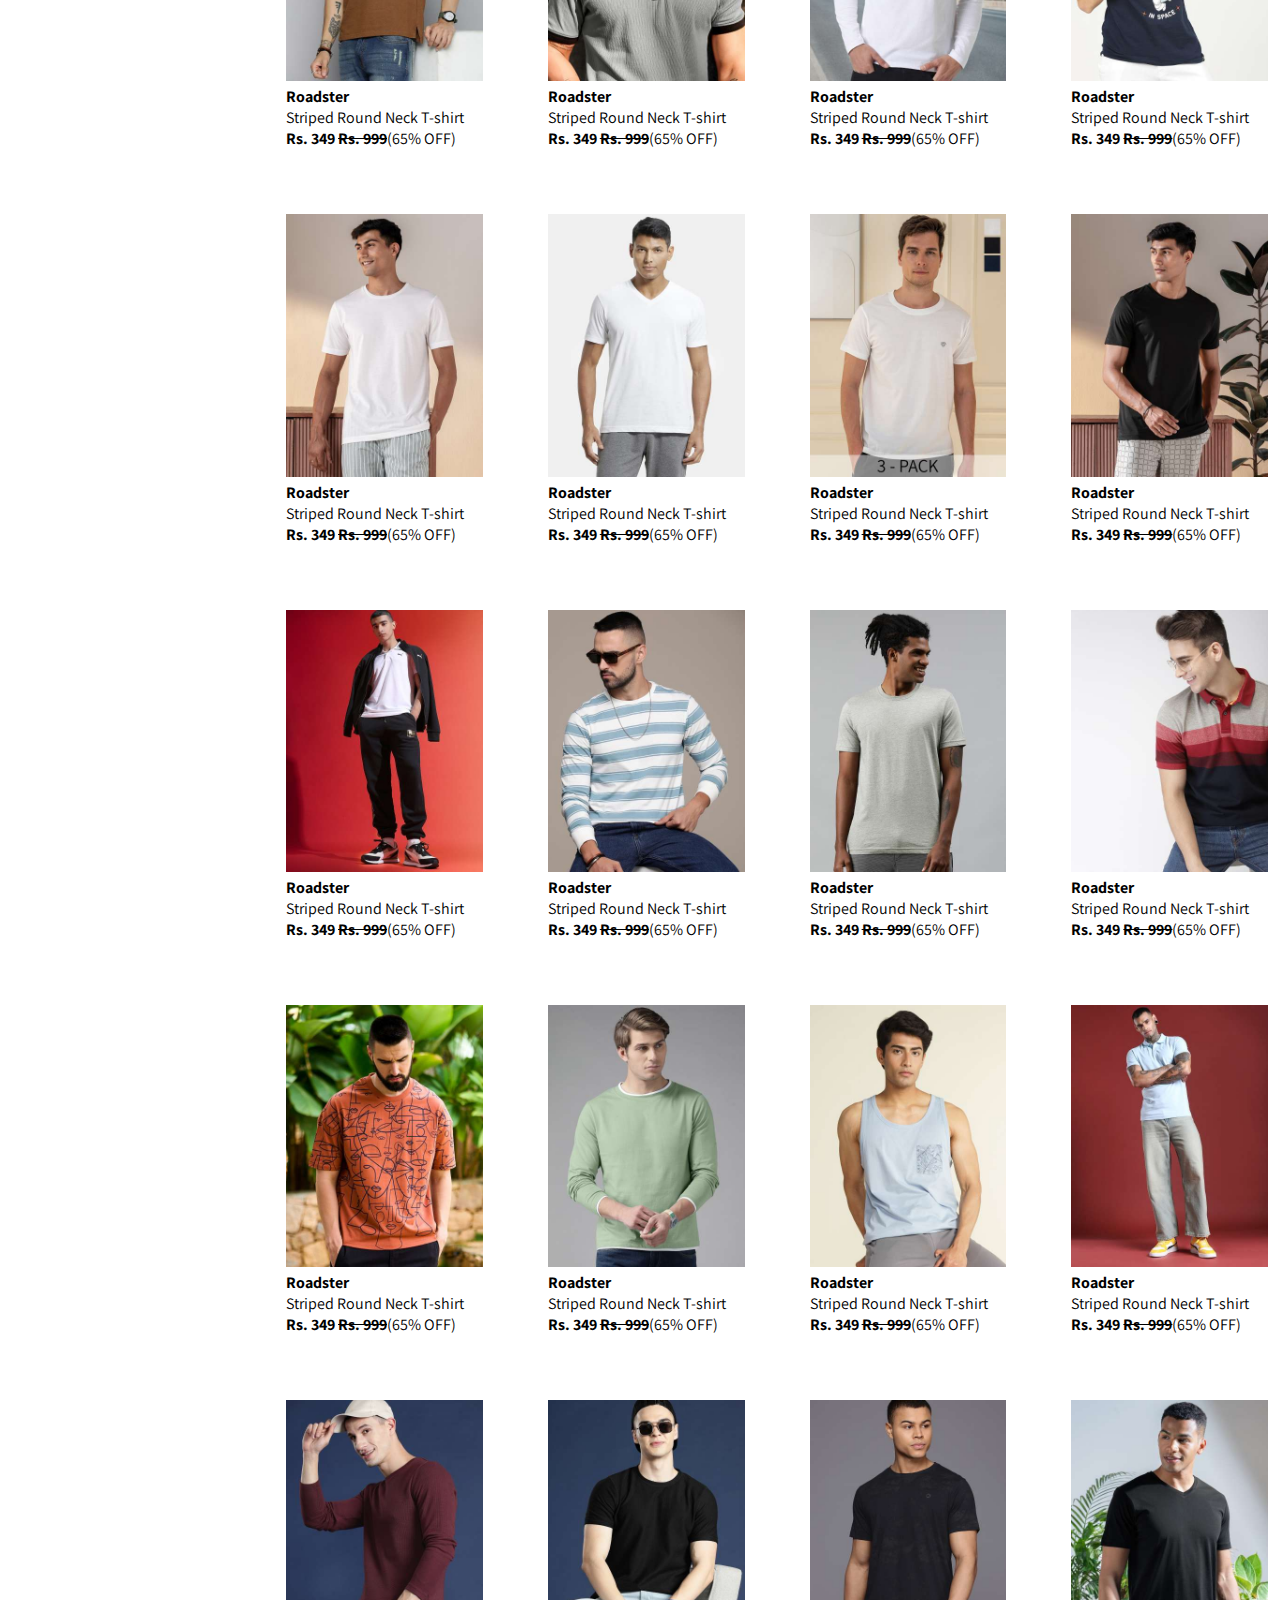
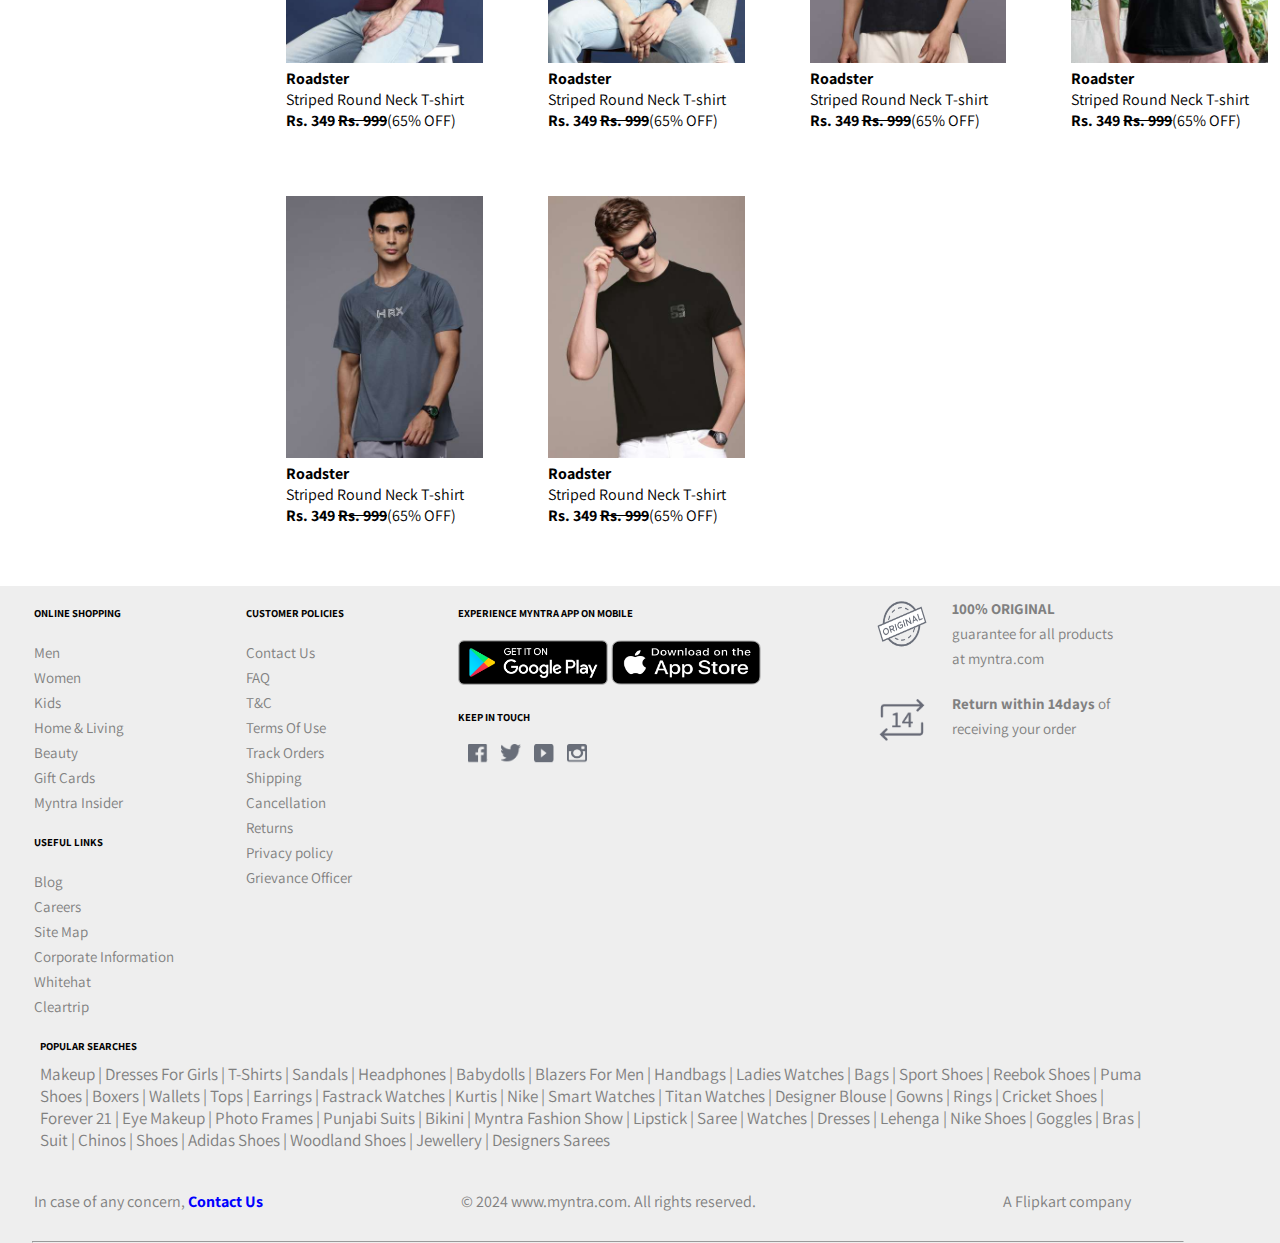
<file: t-shirt.html>
<!DOCTYPE html>
<html lang="en">

<head>
    <title>Men Shopping Online - Shop for Mens Clothing & Accessories in India |...</title>
    <link rel="stylesheet" href="style.css">
    <link rel="stylesheet" href="https://cdnjs.cloudflare.com/ajax/libs/font-awesome/6.6.0/css/all.min.css"
        integrity="sha512-Kc323vGBEqzTmouAECnVceyQqyqdsSiqLQISBL29aUW4U/M7pSPA/gEUZQqv1cwx4OnYxTxve5UMg5GT6L4JJg=="
        crossorigin="anonymous" referrerpolicy="no-referrer" />
    <link href="https://fonts.googleapis.com/css2?family=Assistant:wght@200..800&display=swap" rel="stylesheet">
</head>

<body>
    <div class="main">
        <div class="header">
            <div class="logo">
                <a href="index.html"><img src="images/logo.png" alt=""></a>
            </div>
            <div class="nav-item">
                <div class="menus"><a href="t-shirt.html">MEN</a>
                    <div class="submenu">
                        <div class="submenu-col1">
                            <h4><a href="t-shirt.html" class="h4">Topwear</a></h4>
                            <p><a href="t-shirt.html">T-Shirts</a></p>
                            <p><a href="t-shirt.html">Casual Shirts</a></p>
                            <p><a href="t-shirt.html">Formal Shirts</a></p>
                            <p><a href="t-shirt.html">Sweatshirts</a></p>
                            <p><a href="t-shirt.html">Sweaters</a></p>
                            <p><a href="t-shirt.html">Jackets</a></p>
                            <p><a href="t-shirt.html">Blazers & Coats</a></p>
                            <p><a href="t-shirt.html">Suits</a></p>
                            <p><a href="t-shirt.html">Rain Jackets</a></p><br><hr><br>
                            <h4><a href="t-shirt.html" class="h4">Indian & Festive Wear</a></h4>
                            <p><a href="t-shirt.html">Kurtas & Kurta Sets</a></p>
                            <p><a href="t-shirt.html">Sherwanis</a></p>
                            <p><a href="t-shirt.html">Nehru Jackets</a></p>
                            <p><a href="t-shirt.html">Dhotis</a></p>
                        </div>
                        <div class="submenu-col2">
                            <h4><a href="t-shirt.html" class="h4">Bottomwear</a></h4>
                            <p><a href="t-shirt.html">Jeans</a></p>
                            <p><a href="t-shirt.html">Casual Trousers</a></p>
                            <p><a href="t-shirt.html">Formal Trousers</a></p>
                            <p><a href="t-shirt.html">Shorts</a></p>
                            <p><a href="t-shirt.html">Track Pants & Joggers</a></p><br><hr><br>
                            <h4><a href="t-shirt.html" class="h4">Innerwear & Sleepwear</a></h4>
                            <p><a href="t-shirt.html">Briefs & Trunks</a></p>
                            <p><a href="t-shirt.html">Boxers</a></p>
                            <p><a href="t-shirt.html">Vests</a></p>
                            <p><a href="t-shirt.html">Sleepwear & Loungewear</a></p>
                            <p><a href="t-shirt.html">Thermals</a></p><br><hr><br>
                            <h4><a href="t-shirt.html" class="h4">Plus Size</a></h4>
                        </div>
                        <div class="submenu-col3">
                            <h4><a href="t-shirt.html" class="h4">Footwear</a></h4>
                            <p><a href="t-shirt.html">Casual Shoes</a></p>
                            <p><a href="t-shirt.html">Sports Shoes</a></p>
                            <p><a href="t-shirt.html">Formal Shoes</a></p>
                            <p><a href="t-shirt.html">Sneakers</a></p>
                            <p><a href="t-shirt.html">Sandals & Floaters</a></p>
                            <p><a href="t-shirt.html">Flip Flops</a></p>
                            <p><a href="t-shirt.html">Socks</a></p><br><hr><br>
                            <h4><a href="t-shirt.html" class="h5">Personal Care & Grooming</a></h4>
                            <h4><a href="t-shirt.html" class="h5">Sunglasses & Frames</a></h4>
                            <h4><a href="t-shirt.html" class="h5">Watches</a></h4>
                        </div>
                        <div class="submenu-col4">
                            <h4>Sports & Active Wear</h4>
                            <p>Sports Shoes</p>
                            <p>Sports Sandals</p>
                            <p>Active T-Shirts</p>
                            <p>Track Pants & Shorts</p>
                            <p>Tracksuits</p>
                            <p>Jackets & Sweatshirts</p>
                            <p>Sports Accessories</p>
                            <p>Swimwear</p><br><hr><br>
                            <h4>Gadgets</h4>
                            <p>Smart Wearables</p>
                            <p>Fitness Gadgets</p>
                            <p>Headphones</p>
                            <p>Speakers</p>
                        </div>
                        <div class="submenu-col5">
                            <h4>Fashion Accessories</h4>
                            <p>Wallets</p>
                            <p>Belts</p>
                            <p>Perfumes & Body Mists</p>
                            <p>Trimmers</p>
                            <p>Deodorants</p>
                            <p>Ties, Cufflinks & Pocket Squares</p>
                            <p>Accessory Gift Sets</p>
                            <p>Caps & Hats</p>
                            <p>Mufflers, Scarves & Gloves</p>
                            <p>Phone Cases</p>
                            <p>Rings & Wristwear</p>
                            <p>Helmets</p><br><hr><br>
                            <h4>Bags & Backpacks</h4>
                            <h4>Luggages & Trolleys</h4>
                        </div>
                    </div>
                </div>
                <div class="menus"><a href="">WOMEN</a>
                    <div class="submenu">
                        <div class="submenu-col1">
                            <h4><a href="t-shirt.html" class="h4">Topwear</a></h4>
                            <p><a href="t-shirt.html">T-Shirts</a></p>
                            <p><a href="t-shirt.html">Casual Shirts</a></p>
                            <p><a href="t-shirt.html">Formal Shirts</a></p>
                            <p><a href="t-shirt.html">Sweatshirts</a></p>
                            <p><a href="t-shirt.html">Sweaters</a></p>
                            <p><a href="t-shirt.html">Jackets</a></p>
                            <p><a href="t-shirt.html">Blazers & Coats</a></p>
                            <p><a href="t-shirt.html">Suits</a></p>
                            <p><a href="t-shirt.html">Rain Jackets</a></p><br><hr><br>
                            <h4><a href="t-shirt.html" class="h4">Indian & Festive Wear</a></h4>
                            <p><a href="t-shirt.html">Kurtas & Kurta Sets</a></p>
                            <p><a href="t-shirt.html">Sherwanis</a></p>
                            <p><a href="t-shirt.html">Nehru Jackets</a></p>
                            <p><a href="t-shirt.html">Dhotis</a></p>
                        </div>
                        <div class="submenu-col2">
                            <h4><a href="t-shirt.html" class="h4">Bottomwear</a></h4>
                            <p><a href="t-shirt.html">Jeans</a></p>
                            <p><a href="t-shirt.html">Casual Trousers</a></p>
                            <p><a href="t-shirt.html">Formal Trousers</a></p>
                            <p><a href="t-shirt.html">Shorts</a></p>
                            <p><a href="t-shirt.html">Track Pants & Joggers</a></p><br><hr><br>
                            <h4><a href="t-shirt.html" class="h4">Innerwear & Sleepwear</a></h4>
                            <p><a href="t-shirt.html">Briefs & Trunks</a></p>
                            <p><a href="t-shirt.html">Boxers</a></p>
                            <p><a href="t-shirt.html">Vests</a></p>
                            <p><a href="t-shirt.html">Sleepwear & Loungewear</a></p>
                            <p><a href="t-shirt.html">Thermals</a></p><br><hr><br>
                            <h4><a href="t-shirt.html" class="h4">Plus Size</a></h4>
                        </div>
                        <div class="submenu-col3">
                            <h4><a href="t-shirt.html" class="h4">Footwear</a></h4>
                            <p><a href="t-shirt.html">Casual Shoes</a></p>
                            <p><a href="t-shirt.html">Sports Shoes</a></p>
                            <p><a href="t-shirt.html">Formal Shoes</a></p>
                            <p><a href="t-shirt.html">Sneakers</a></p>
                            <p><a href="t-shirt.html">Sandals & Floaters</a></p>
                            <p><a href="t-shirt.html">Flip Flops</a></p>
                            <p><a href="t-shirt.html">Socks</a></p><br><hr><br>
                            <h4><a href="t-shirt.html" class="h4"></a>Footwear</h4>
                            <h4><a href="t-shirt.html" class="h4"></a>Footwear</h4>
                            <h4><a href="t-shirt.html" class="h4"></a>Footwear</h4>
                            <h4><a href="t-shirt.html" class="h5">Personal Care & Grooming</a></h4>
                            <h4><a href="t-shirt.html" class="h5">Sunglasses & Frames</a></h4>
                            <h4><a href="t-shirt.html" class="h5">Watches</a></h4>
                        </div>
                        <div class="submenu-col4">
                            <h4>Sports & Active Wear</h4>
                            <p>Sports Shoes</p>
                            <p>Sports Sandals</p>
                            <p>Active T-Shirts</p>
                            <p>Track Pants & Shorts</p>
                            <p>Tracksuits</p>
                            <p>Jackets & Sweatshirts</p>
                            <p>Sports Accessories</p>
                            <p>Swimwear</p><br><hr><br>
                            <h4>Gadgets</h4>
                            <p>Smart Wearables</p>
                            <p>Fitness Gadgets</p>
                            <p>Headphones</p>
                            <p>Speakers</p>
                        </div>
                        <div class="submenu-col5">
                            <h4>Fashion Accessories</h4>
                            <p>Wallets</p>
                            <p>Belts</p>
                            <p>Perfumes & Body Mists</p>
                            <p>Trimmers</p>
                            <p>Deodorants</p>
                            <p>Ties, Cufflinks & Pocket Squares</p>
                            <p>Accessory Gift Sets</p>
                            <p>Caps & Hats</p>
                            <p>Mufflers, Scarves & Gloves</p>
                            <p>Phone Cases</p>
                            <p>Rings & Wristwear</p>
                            <p>Helmets</p><br><hr><br>
                            <h4>Bags & Backpacks</h4>
                            <h4>Luggages & Trolleys</h4>
                        </div>
                    </div>
                </div>
                <div class="menus"><a href="">KIDS</a>
                    <div class="submenu">
                        <div class="submenu-col1">
                            <h4><a href="t-shirt.html" class="h4">Topwear</a></h4>
                            <p><a href="t-shirt.html">T-Shirts</a></p>
                            <p><a href="t-shirt.html">Casual Shirts</a></p>
                            <p><a href="t-shirt.html">Formal Shirts</a></p>
                            <p><a href="t-shirt.html">Sweatshirts</a></p>
                            <p><a href="t-shirt.html">Sweaters</a></p>
                            <p><a href="t-shirt.html">Jackets</a></p>
                            <p><a href="t-shirt.html">Blazers & Coats</a></p>
                            <p><a href="t-shirt.html">Suits</a></p>
                            <p><a href="t-shirt.html">Rain Jackets</a></p><br><hr><br>
                            <h4><a href="t-shirt.html" class="h4">Indian & Festive Wear</a></h4>
                            <p><a href="t-shirt.html">Kurtas & Kurta Sets</a></p>
                            <p><a href="t-shirt.html">Sherwanis</a></p>
                            <p><a href="t-shirt.html">Nehru Jackets</a></p>
                            <p><a href="t-shirt.html">Dhotis</a></p>
                        </div>
                        <div class="submenu-col2">
                            <h4><a href="t-shirt.html" class="h4">Bottomwear</a></h4>
                            <p><a href="t-shirt.html">Jeans</a></p>
                            <p><a href="t-shirt.html">Casual Trousers</a></p>
                            <p><a href="t-shirt.html">Formal Trousers</a></p>
                            <p><a href="t-shirt.html">Shorts</a></p>
                            <p><a href="t-shirt.html">Track Pants & Joggers</a></p><br><hr><br>
                            <h4><a href="t-shirt.html" class="h4">Innerwear & Sleepwear</a></h4>
                            <p><a href="t-shirt.html">Briefs & Trunks</a></p>
                            <p><a href="t-shirt.html">Boxers</a></p>
                            <p><a href="t-shirt.html">Vests</a></p>
                            <p><a href="t-shirt.html">Sleepwear & Loungewear</a></p>
                            <p><a href="t-shirt.html">Thermals</a></p><br><hr><br>
                            <h4><a href="t-shirt.html" class="h4">Plus Size</a></h4>
                        </div>
                        <div class="submenu-col3">
                            <h4><a href="t-shirt.html" class="h4">Footwear</a></h4>
                            <p><a href="t-shirt.html">Casual Shoes</a></p>
                            <p><a href="t-shirt.html">Sports Shoes</a></p>
                            <p><a href="t-shirt.html">Formal Shoes</a></p>
                            <p><a href="t-shirt.html">Sneakers</a></p>
                            <p><a href="t-shirt.html">Sandals & Floaters</a></p>
                            <p><a href="t-shirt.html">Flip Flops</a></p>
                            <p><a href="t-shirt.html">Socks</a></p><br><hr><br>
                            <h4><a href="t-shirt.html" class="h5">Personal Care & Grooming</a></h4>
                            <h4><a href="t-shirt.html" class="h5">Sunglasses & Frames</a></h4>
                            <h4><a href="t-shirt.html" class="h5">Watches</a></h4>
                        </div>
                        <div class="submenu-col4">
                            <h4>Sports & Active Wear</h4>
                            <p>Sports Shoes</p>
                            <p>Sports Sandals</p>
                            <p>Active T-Shirts</p>
                            <p>Track Pants & Shorts</p>
                            <p>Tracksuits</p>
                            <p>Jackets & Sweatshirts</p>
                            <p>Sports Accessories</p>
                            <p>Swimwear</p><br><hr><br>
                            <h4>Gadgets</h4>
                            <p>Smart Wearables</p>
                            <p>Fitness Gadgets</p>
                            <p>Headphones</p>
                            <p>Speakers</p>
                        </div>
                        <div class="submenu-col5">
                            <h4>Fashion Accessories</h4>
                            <p>Wallets</p>
                            <p>Belts</p>
                            <p>Perfumes & Body Mists</p>
                            <p>Trimmers</p>
                            <p>Deodorants</p>
                            <p>Ties, Cufflinks & Pocket Squares</p>
                            <p>Accessory Gift Sets</p>
                            <p>Caps & Hats</p>
                            <p>Mufflers, Scarves & Gloves</p>
                            <p>Phone Cases</p>
                            <p>Rings & Wristwear</p>
                            <p>Helmets</p><br><hr><br>
                            <h4>Bags & Backpacks</h4>
                            <h4>Luggages & Trolleys</h4>
                        </div>
                    </div>
                </div>
                <div class="menus"><a href="">HOME & LIVING</a>
                    <div class="submenu">
                        <div class="submenu-col1">
                            <h4><a href="t-shirt.html" class="h4">Topwear</a></h4>
                            <p><a href="t-shirt.html">T-Shirts</a></p>
                            <p><a href="t-shirt.html">Casual Shirts</a></p>
                            <p><a href="t-shirt.html">Formal Shirts</a></p>
                            <p><a href="t-shirt.html">Sweatshirts</a></p>
                            <p><a href="t-shirt.html">Sweaters</a></p>
                            <p><a href="t-shirt.html">Jackets</a></p>
                            <p><a href="t-shirt.html">Blazers & Coats</a></p>
                            <p><a href="t-shirt.html">Suits</a></p>
                            <p><a href="t-shirt.html">Rain Jackets</a></p><br><hr><br>
                            <h4><a href="t-shirt.html" class="h4">Indian & Festive Wear</a></h4>
                            <p><a href="t-shirt.html">Kurtas & Kurta Sets</a></p>
                            <p><a href="t-shirt.html">Sherwanis</a></p>
                            <p><a href="t-shirt.html">Nehru Jackets</a></p>
                            <p><a href="t-shirt.html">Dhotis</a></p>
                        </div>
                        <div class="submenu-col2">
                            <h4><a href="t-shirt.html" class="h4">Bottomwear</a></h4>
                            <p><a href="t-shirt.html">Jeans</a></p>
                            <p><a href="t-shirt.html">Casual Trousers</a></p>
                            <p><a href="t-shirt.html">Formal Trousers</a></p>
                            <p><a href="t-shirt.html">Shorts</a></p>
                            <p><a href="t-shirt.html">Track Pants & Joggers</a></p><br><hr><br>
                            <h4><a href="t-shirt.html" class="h4">Innerwear & Sleepwear</a></h4>
                            <p><a href="t-shirt.html">Briefs & Trunks</a></p>
                            <p><a href="t-shirt.html">Boxers</a></p>
                            <p><a href="t-shirt.html">Vests</a></p>
                            <p><a href="t-shirt.html">Sleepwear & Loungewear</a></p>
                            <p><a href="t-shirt.html">Thermals</a></p><br><hr><br>
                            <h4><a href="t-shirt.html" class="h4">Plus Size</a></h4>
                        </div>
                        <div class="submenu-col3">
                            <h4><a href="t-shirt.html" class="h4">Footwear</a></h4>
                            <p><a href="t-shirt.html">Casual Shoes</a></p>
                            <p><a href="t-shirt.html">Sports Shoes</a></p>
                            <p><a href="t-shirt.html">Formal Shoes</a></p>
                            <p><a href="t-shirt.html">Sneakers</a></p>
                            <p><a href="t-shirt.html">Sandals & Floaters</a></p>
                            <p><a href="t-shirt.html">Flip Flops</a></p>
                            <p><a href="t-shirt.html">Socks</a></p><br><hr><br>
                            <h4><a href="t-shirt.html" class="h5">Personal Care & Grooming</a></h4>
                            <h4><a href="t-shirt.html" class="h5">Sunglasses & Frames</a></h4>
                            <h4><a href="t-shirt.html" class="h5">Watches</a></h4>
                        </div>
                        <div class="submenu-col4">
                            <h4>Sports & Active Wear</h4>
                            <p>Sports Shoes</p>
                            <p>Sports Sandals</p>
                            <p>Active T-Shirts</p>
                            <p>Track Pants & Shorts</p>
                            <p>Tracksuits</p>
                            <p>Jackets & Sweatshirts</p>
                            <p>Sports Accessories</p>
                            <p>Swimwear</p><br><hr><br>
                            <h4>Gadgets</h4>
                            <p>Smart Wearables</p>
                            <p>Fitness Gadgets</p>
                            <p>Headphones</p>
                            <p>Speakers</p>
                        </div>
                        <div class="submenu-col5">
                            <h4>Fashion Accessories</h4>
                            <p>Wallets</p>
                            <p>Belts</p>
                            <p>Perfumes & Body Mists</p>
                            <p>Trimmers</p>
                            <p>Deodorants</p>
                            <p>Ties, Cufflinks & Pocket Squares</p>
                            <p>Accessory Gift Sets</p>
                            <p>Caps & Hats</p>
                            <p>Mufflers, Scarves & Gloves</p>
                            <p>Phone Cases</p>
                            <p>Rings & Wristwear</p>
                            <p>Helmets</p><br><hr><br>
                            <h4>Bags & Backpacks</h4>
                            <h4>Luggages & Trolleys</h4>
                        </div>
                    </div>
                </div>
                <div class="menus"><a href="">BEAUTY</a>
                    <div class="submenu">
                        <div class="submenu-col1">
                            <h4><a href="t-shirt.html" class="h4">Topwear</a></h4>
                            <p><a href="t-shirt.html">T-Shirts</a></p>
                            <p><a href="t-shirt.html">Casual Shirts</a></p>
                            <p><a href="t-shirt.html">Formal Shirts</a></p>
                            <p><a href="t-shirt.html">Sweatshirts</a></p>
                            <p><a href="t-shirt.html">Sweaters</a></p>
                            <p><a href="t-shirt.html">Jackets</a></p>
                            <p><a href="t-shirt.html">Blazers & Coats</a></p>
                            <p><a href="t-shirt.html">Suits</a></p>
                            <p><a href="t-shirt.html">Rain Jackets</a></p><br><hr><br>
                            <h4><a href="t-shirt.html" class="h4">Indian & Festive Wear</a></h4>
                            <p><a href="t-shirt.html">Kurtas & Kurta Sets</a></p>
                            <p><a href="t-shirt.html">Sherwanis</a></p>
                            <p><a href="t-shirt.html">Nehru Jackets</a></p>
                            <p><a href="t-shirt.html">Dhotis</a></p>
                        </div>
                        <div class="submenu-col2">
                            <h4><a href="t-shirt.html" class="h4">Bottomwear</a></h4>
                            <p><a href="t-shirt.html">Jeans</a></p>
                            <p><a href="t-shirt.html">Casual Trousers</a></p>
                            <p><a href="t-shirt.html">Formal Trousers</a></p>
                            <p><a href="t-shirt.html">Shorts</a></p>
                            <p><a href="t-shirt.html">Track Pants & Joggers</a></p><br><hr><br>
                            <h4><a href="t-shirt.html" class="h4">Innerwear & Sleepwear</a></h4>
                            <p><a href="t-shirt.html">Briefs & Trunks</a></p>
                            <p><a href="t-shirt.html">Boxers</a></p>
                            <p><a href="t-shirt.html">Vests</a></p>
                            <p><a href="t-shirt.html">Sleepwear & Loungewear</a></p>
                            <p><a href="t-shirt.html">Thermals</a></p><br><hr><br>
                            <h4><a href="t-shirt.html" class="h4">Plus Size</a></h4>
                        </div>
                        <div class="submenu-col3">
                            <h4><a href="t-shirt.html" class="h4">Footwear</a></h4>
                            <p><a href="t-shirt.html">Casual Shoes</a></p>
                            <p><a href="t-shirt.html">Sports Shoes</a></p>
                            <p><a href="t-shirt.html">Formal Shoes</a></p>
                            <p><a href="t-shirt.html">Sneakers</a></p>
                            <p><a href="t-shirt.html">Sandals & Floaters</a></p>
                            <p><a href="t-shirt.html">Flip Flops</a></p>
                            <p><a href="t-shirt.html">Socks</a></p><br><hr><br>
                            <h4><a href="t-shirt.html" class="h5">Personal Care & Grooming</a></h4>
                            <h4><a href="t-shirt.html" class="h5">Sunglasses & Frames</a></h4>
                            <h4><a href="t-shirt.html" class="h5">Watches</a></h4>
                        </div>
                        <div class="submenu-col4">
                            <h4>Sports & Active Wear</h4>
                            <p>Sports Shoes</p>
                            <p>Sports Sandals</p>
                            <p>Active T-Shirts</p>
                            <p>Track Pants & Shorts</p>
                            <p>Tracksuits</p>
                            <p>Jackets & Sweatshirts</p>
                            <p>Sports Accessories</p>
                            <p>Swimwear</p><br><hr><br>
                            <h4>Gadgets</h4>
                            <p>Smart Wearables</p>
                            <p>Fitness Gadgets</p>
                            <p>Headphones</p>
                            <p>Speakers</p>
                        </div>
                        <div class="submenu-col5">
                            <h4>Fashion Accessories</h4>
                            <p>Wallets</p>
                            <p>Belts</p>
                            <p>Perfumes & Body Mists</p>
                            <p>Trimmers</p>
                            <p>Deodorants</p>
                            <p>Ties, Cufflinks & Pocket Squares</p>
                            <p>Accessory Gift Sets</p>
                            <p>Caps & Hats</p>
                            <p>Mufflers, Scarves & Gloves</p>
                            <p>Phone Cases</p>
                            <p>Rings & Wristwear</p>
                            <p>Helmets</p><br><hr><br>
                            <h4>Bags & Backpacks</h4>
                            <h4>Luggages & Trolleys</h4>
                        </div>
                    </div>
                </div>
                <div class="menus"><a href="">STUDIO</a>
                    <div class="submenu">
                        <div class="submenu-col1">
                            <h4><a href="t-shirt.html" class="h4">Topwear</a></h4>
                            <p><a href="t-shirt.html">T-Shirts</a></p>
                            <p><a href="t-shirt.html">Casual Shirts</a></p>
                            <p><a href="t-shirt.html">Formal Shirts</a></p>
                            <p><a href="t-shirt.html">Sweatshirts</a></p>
                            <p><a href="t-shirt.html">Sweaters</a></p>
                            <p><a href="t-shirt.html">Jackets</a></p>
                            <p><a href="t-shirt.html">Blazers & Coats</a></p>
                            <p><a href="t-shirt.html">Suits</a></p>
                            <p><a href="t-shirt.html">Rain Jackets</a></p><br><hr><br>
                            <h4><a href="t-shirt.html" class="h4">Indian & Festive Wear</a></h4>
                            <p><a href="t-shirt.html">Kurtas & Kurta Sets</a></p>
                            <p><a href="t-shirt.html">Sherwanis</a></p>
                            <p><a href="t-shirt.html">Nehru Jackets</a></p>
                            <p><a href="t-shirt.html">Dhotis</a></p>
                        </div>
                        <div class="submenu-col2">
                            <h4><a href="t-shirt.html" class="h4">Bottomwear</a></h4>
                            <p><a href="t-shirt.html">Jeans</a></p>
                            <p><a href="t-shirt.html">Casual Trousers</a></p>
                            <p><a href="t-shirt.html">Formal Trousers</a></p>
                            <p><a href="t-shirt.html">Shorts</a></p>
                            <p><a href="t-shirt.html">Track Pants & Joggers</a></p><br><hr><br>
                            <h4><a href="t-shirt.html" class="h4">Innerwear & Sleepwear</a></h4>
                            <p><a href="t-shirt.html">Briefs & Trunks</a></p>
                            <p><a href="t-shirt.html">Boxers</a></p>
                            <p><a href="t-shirt.html">Vests</a></p>
                            <p><a href="t-shirt.html">Sleepwear & Loungewear</a></p>
                            <p><a href="t-shirt.html">Thermals</a></p><br><hr><br>
                            <h4><a href="t-shirt.html" class="h4">Plus Size</a></h4>
                        </div>
                        <div class="submenu-col3">
                            <h4><a href="t-shirt.html" class="h4">Footwear</a></h4>
                            <p><a href="t-shirt.html">Casual Shoes</a></p>
                            <p><a href="t-shirt.html">Sports Shoes</a></p>
                            <p><a href="t-shirt.html">Formal Shoes</a></p>
                            <p><a href="t-shirt.html">Sneakers</a></p>
                            <p><a href="t-shirt.html">Sandals & Floaters</a></p>
                            <p><a href="t-shirt.html">Flip Flops</a></p>
                            <p><a href="t-shirt.html">Socks</a></p><br><hr><br>
                            <h4><a href="t-shirt.html" class="h5">Personal Care & Grooming</a></h4>
                            <h4><a href="t-shirt.html" class="h5">Sunglasses & Frames</a></h4>
                            <h4><a href="t-shirt.html" class="h5">Watches</a></h4>
                        </div>
                        <div class="submenu-col4">
                            <h4>Sports & Active Wear</h4>
                            <p>Sports Shoes</p>
                            <p>Sports Sandals</p>
                            <p>Active T-Shirts</p>
                            <p>Track Pants & Shorts</p>
                            <p>Tracksuits</p>
                            <p>Jackets & Sweatshirts</p>
                            <p>Sports Accessories</p>
                            <p>Swimwear</p><br><hr><br>
                            <h4>Gadgets</h4>
                            <p>Smart Wearables</p>
                            <p>Fitness Gadgets</p>
                            <p>Headphones</p>
                            <p>Speakers</p>
                        </div>
                        <div class="submenu-col5">
                            <h4>Fashion Accessories</h4>
                            <p>Wallets</p>
                            <p>Belts</p>
                            <p>Perfumes & Body Mists</p>
                            <p>Trimmers</p>
                            <p>Deodorants</p>
                            <p>Ties, Cufflinks & Pocket Squares</p>
                            <p>Accessory Gift Sets</p>
                            <p>Caps & Hats</p>
                            <p>Mufflers, Scarves & Gloves</p>
                            <p>Phone Cases</p>
                            <p>Rings & Wristwear</p>
                            <p>Helmets</p><br><hr><br>
                            <h4>Bags & Backpacks</h4>
                            <h4>Luggages & Trolleys</h4>
                        </div>
                    </div>
                </div>
            </div>
            <div class="search-box">
                <div class="search">
                    <i class="fa-solid fa-magnifying-glass"></i>
                </div>
                <div>
                    <input type="search" name="" id="" placeholder="Search for products,brands and more">
                </div>
            </div>
            <div class="icons">
                <div>
                    <i class="fa-regular fa-user"></i><br>
                    Profile
                </div>
                <div>
                    <i class="fa-regular fa-heart"></i><br>
                    wishlist
                </div>
                <div>
                    <i class="fa-solid fa-bag-shopping"></i><br>
                    Bag
                </div>
            </div>
        </div>
        <div class="t-shirt-main">
            <div class="t-shirt-main-row1">
                <div>
                    Home / Clothing / <span style="font-weight: bolder;">Men T-shirts</span><br>
                    <span style="font-weight: bolder;">Men T-shirts</span>- 153189 items
                </div>
            </div>
            <div class="t-shirt-main-row2">
                <div style="width: 220px;">
                    <h4 style="padding: 0px 10px;">FILTERS</h4>
                </div>
                <div style="margin-left: -520px;">
                    <div>Bundles <i class="fa-solid fa-caret-down"></i></div>
                    <div>Country of Origin <i class="fa-solid fa-caret-down"></i></div>
                    <div>Size <i class="fa-solid fa-caret-down"></i></div>
                </div>
                <div style="border: 1px solid black; padding: 10px 15px;">
                    <div>Sort by: <span>Recommended</span> <i class="fa-solid fa-caret-down"></i></div>
                </div>
            </div>
            <div class="t-shirt-main-row3">
                <div class="t-shirt-main-row3-left">
                    <div class="Categories">
                        <h4>Categories</h4>
                        <div>
                            <input type="checkbox" name="" id="" class="checkbox">
                            Tshirts(152413)
                        </div>
                        <div>
                            <input type="checkbox" name="" id="" class="checkbox">
                            Lounge Tshirts(1245)
                        </div>
                    </div>
                    <div class="Categories">
                        <div style="display: flex; justify-content:space-between;">
                            <h4>Brand</h4>
                            <i class="fa-solid fa-magnifying-glass cate-search"></i>
                        </div>
                        <div>
                            <input type="checkbox" name="" id="" class="checkbox">
                            Roadster(4796)
                        </div>
                        <div>
                            <input type="checkbox" name="" id="" class="checkbox">
                            Friskers(3529)
                        </div>
                        <div>
                            <input type="checkbox" name="" id="" class="checkbox">
                            Greylongg(3273)
                        </div>
                        <div>
                            <input type="checkbox" name="" id="" class="checkbox">
                            HRX by Hrithik Roshan(3116)
                        </div>
                        <div>
                            <input type="checkbox" name="" id="" class="checkbox">
                            Tommy Hilfiger(2916)
                        </div>
                        <div>
                            <input type="checkbox" name="" id="" class="checkbox">
                            U.S. Polo Assn.(2763)
                        </div>
                        <div>
                            <input type="checkbox" name="" id="" class="checkbox">
                            WROGN(2453)
                        </div>
                        <div>
                            <input type="checkbox" name="" id="" class="checkbox">
                            Kook N Keech(2212)
                        </div>
                        <div class="more">
                            +875 more
                        </div>
                    </div>
                    <div class="Categories">
                        <h4>Price</h4>
                        <div>
                            <input type="range" name="" id="" class="range"><br>
                            ₹100 - ₹10,100+
                        </div>
                    </div>
                    <div class="Categories">
                        <div style="display: flex; justify-content:space-between;">
                            <h4>Color</h4>
                            <i class="fa-solid fa-magnifying-glass cate-search"></i>
                        </div>
                        <div style="display: flex;">
                            <input type="checkbox" name="" id="" class="checkbox">
                            <div class="radius-div"></div>
                            Black (24562)
                        </div>
                        <div style="display: flex;">
                            <input type="checkbox" name="" id="" class="checkbox">
                            <div class="radius-div1"></div>
                            White (18896)
                        </div>
                        <div style="display: flex;">
                            <input type="checkbox" name="" id="" class="checkbox">
                            <div class="radius-div" style="background: blue;"></div>
                            Blue (18720)
                        </div>
                        <div style="display: flex;">
                            <input type="checkbox" name="" id="" class="checkbox">
                            <div class="radius-div" style="background: navy;"></div>
                            Navy Blue (11869)
                        </div>
                        <div style="display: flex;">
                            <input type="checkbox" name="" id="" class="checkbox">
                            <div class="radius-div" style="background: green;"></div>
                            Green (11232)
                        </div>
                        <div style="display: flex;">
                            <input type="checkbox" name="" id="" class="checkbox">
                            <div class="radius-div" style="background: grey;"></div>
                            Grey (9033)
                        </div>
                        <div style="display: flex;">
                            <input type="checkbox" name="" id="" class="checkbox">
                            <div class="radius-div" style="background: red;"></div>
                            Red (7042)
                        </div>
                        <div class="more">
                            +45 more
                        </div>
                    </div>
                    <div class="Categories">
                        <div>
                            <h4>Discount Range</h4>
                        </div>
                        <div style="display: flex;">
                            <div class="radius-div1"></div>
                            10% and above
                        </div>
                        <div style="display: flex;">
                            <div class="radius-div1"></div>
                            20% and above
                        </div>
                        <div style="display: flex;">
                            <div class="radius-div1"></div>
                            30% and above
                        </div>
                        <div style="display: flex;">
                            <div class="radius-div1"></div>
                            40% and above
                        </div>
                        <div style="display: flex;">
                            <div class="radius-div1"></div>
                            50% and above
                        </div>
                        <div style="display: flex;">
                            <div class="radius-div1"></div>
                            60% and above
                        </div>
                        <div style="display: flex;">
                            <div class="radius-div1"></div>
                            70% and above
                        </div>
                        <div style="display: flex;">
                            <div class="radius-div1"></div>
                            80% and above
                        </div>
                        <div style="display: flex;">
                            <div class="radius-div1"></div>
                            90% and above
                        </div>
                    </div>
                </div>

                <div class="t-shirt-main-row3-right">
                    <div>
                        <a href="third.html">
                            <img src="images 2/img1.jpg" alt="">
                            <h4>Roadster</h4>
                            <p>Striped Round Neck T-shirt</p>
                            <p><span>Rs. 349</span> <span class="price">Rs. 999</span>(65% OFF)</p>
                        </a>
                    </div>
                    <div>
                        <a href="third.html">
                            <img src="images 2/img2.jpg" alt="">
                            <h4>Roadster</h4>
                            <p>Striped Round Neck T-shirt</p>
                            <p><span>Rs. 349</span> <span class="price">Rs. 999</span>(65% OFF)</p>
                        </a>   
                    </div>
                    <div>
                        <a href="third.html">
                            <img src="images 2/img3.jpg" alt="">
                            <h4>Roadster</h4>
                            <p>Striped Round Neck T-shirt</p>
                            <p><span>Rs. 349</span> <span class="price">Rs. 999</span>(65% OFF)</p>
                        </a>
                    </div>
                    <div>
                        <a href="third.html">
                            <img src="images 2/img4.jpg" alt="">
                            <h4>Roadster</h4>
                            <p>Striped Round Neck T-shirt</p>
                            <p><span>Rs. 349</span> <span class="price">Rs. 999</span>(65% OFF)</p>
                        </a>
                    </div>
                    <div>
                        <a href="third.html">
                            <img src="images 2/img5.jpg" alt="">
                            <h4>Roadster</h4>
                            <p>Striped Round Neck T-shirt</p>
                            <p><span>Rs. 349</span> <span class="price">Rs. 999</span>(65% OFF)</p>
                        </a>
                    </div>
                    <div>
                        <a href="third.html">
                            <img src="images 2/img6.jpg" alt="">
                            <h4>Roadster</h4>
                            <p>Striped Round Neck T-shirt</p>
                            <p><span>Rs. 349</span> <span class="price">Rs. 999</span>(65% OFF)</p>
                        </a>
                    </div>
                    <div>
                        <a href="third.html">
                            <img src="images 2/img7.jpg" alt="">
                            <h4>Roadster</h4>
                            <p>Striped Round Neck T-shirt</p>
                            <p><span>Rs. 349</span> <span class="price">Rs. 999</span>(65% OFF)</p>
                        </a>
                    </div>
                    <div>
                        <a href="third.html">
                            <img src="images 2/img8.jpg" alt="">
                            <h4>Roadster</h4>
                            <p>Striped Round Neck T-shirt</p>
                            <p><span>Rs. 349</span> <span class="price">Rs. 999</span>(65% OFF)</p>
                        </a>
                    </div>
                    <div>
                        <a href="third.html">
                            <img src="images 2/img9.jpg" alt="">
                            <h4>Roadster</h4>
                            <p>Striped Round Neck T-shirt</p>
                            <p><span>Rs. 349</span> <span class="price">Rs. 999</span>(65% OFF)</p>
                        </a>
                    </div>
                    <div>
                        <a href="third.html">
                            <img src="images 2/img10.jpg" alt="">
                            <h4>Roadster</h4>
                            <p>Striped Round Neck T-shirt</p>
                            <p><span>Rs. 349</span> <span class="price">Rs. 999</span>(65% OFF)</p>
                        </a>
                    </div>
                    <div>
                        <a href="third.html">
                            <img src="images 2/img11.jpg" alt="">
                            <h4>Roadster</h4>
                            <p>Striped Round Neck T-shirt</p>
                            <p><span>Rs. 349</span> <span class="price">Rs. 999</span>(65% OFF)</p>
                        </a>
                    </div>
                    <div>
                        <a href="third.html">
                            <img src="images 2/img12.jpg" alt="">
                            <h4>Roadster</h4>
                            <p>Striped Round Neck T-shirt</p>
                            <p><span>Rs. 349</span> <span class="price">Rs. 999</span>(65% OFF)</p>
                        </a>
                    </div>
                    <div>
                        <a href="third.html">
                            <img src="images 2/img13.jpg" alt="">
                            <h4>Roadster</h4>
                            <p>Striped Round Neck T-shirt</p>
                            <p><span>Rs. 349</span> <span class="price">Rs. 999</span>(65% OFF)</p>
                        </a>
                    </div>
                    <div>
                        <a href="third.html">
                            <img src="images 2/img14.jpg" alt="">
                            <h4>Roadster</h4>
                            <p>Striped Round Neck T-shirt</p>
                            <p><span>Rs. 349</span> <span class="price">Rs. 999</span>(65% OFF)</p>
                        </a>
                    </div>
                    <div>
                        <a href="third.html">
                            <img src="images 2/img15.jpg" alt="">
                            <h4>Roadster</h4>
                            <p>Striped Round Neck T-shirt</p>
                            <p><span>Rs. 349</span> <span class="price">Rs. 999</span>(65% OFF)</p>
                        </a>
                    </div>
                    <div>
                        <a href="third.html">
                            <img src="images 2/img16.jpg" alt="">
                            <h4>Roadster</h4>
                            <p>Striped Round Neck T-shirt</p>
                            <p><span>Rs. 349</span> <span class="price">Rs. 999</span>(65% OFF)</p>
                        </a>
                    </div>
                    <div>
                        <a href="third.html">
                            <img src="images 2/img17.jpg" alt="">
                            <h4>Roadster</h4>
                            <p>Striped Round Neck T-shirt</p>
                            <p><span>Rs. 349</span> <span class="price">Rs. 999</span>(65% OFF)</p>
                        </a>
                    </div>
                    <div>
                        <a href="third.html">
                            <img src="images 2/img18.jpg" alt="">
                            <h4>Roadster</h4>
                            <p>Striped Round Neck T-shirt</p>
                            <p><span>Rs. 349</span> <span class="price">Rs. 999</span>(65% OFF)</p>
                        </a>
                    </div>
                    <div>
                        <a href="third.html">
                            <img src="images 2/img19.jpg" alt="">
                            <h4>Roadster</h4>
                            <p>Striped Round Neck T-shirt</p>
                            <p><span>Rs. 349</span> <span class="price">Rs. 999</span>(65% OFF)</p>
                        </a>
                    </div>
                    <div>
                        <a href="third.html">
                            <img src="images 2/img20.jpg" alt="">
                            <h4>Roadster</h4>
                            <p>Striped Round Neck T-shirt</p>
                            <p><span>Rs. 349</span> <span class="price">Rs. 999</span>(65% OFF)</p>
                        </a>
                    </div>
                    <div>
                        <a href="third.html">
                            <img src="images 2/img21.jpg" alt="">
                            <h4>Roadster</h4>
                            <p>Striped Round Neck T-shirt</p>
                            <p><span>Rs. 349</span> <span class="price">Rs. 999</span>(65% OFF)</p>
                        </a>
                    </div>
                    <div>
                        <a href="third.html">
                            <img src="images 2/img22.jpg" alt="">
                            <h4>Roadster</h4>
                            <p>Striped Round Neck T-shirt</p>
                            <p><span>Rs. 349</span> <span class="price">Rs. 999</span>(65% OFF)</p>
                        </a>
                    </div>
                    <div>
                        <a href="third.html">
                            <img src="images 2/img23.jpg" alt="">
                            <h4>Roadster</h4>
                            <p>Striped Round Neck T-shirt</p>
                            <p><span>Rs. 349</span> <span class="price">Rs. 999</span>(65% OFF)</p>
                        </a>
                    </div>
                    <div>
                        <a href="third.html">
                            <img src="images 2/img24.jpg" alt="">
                            <h4>Roadster</h4>
                            <p>Striped Round Neck T-shirt</p>
                            <p><span>Rs. 349</span> <span class="price">Rs. 999</span>(65% OFF)</p>
                        </a>
                    </div>
                    <div>
                        <a href="third.html">
                            <img src="images 2/img25.jpg" alt="">
                            <h4>Roadster</h4>
                            <p>Striped Round Neck T-shirt</p>
                            <p><span>Rs. 349</span> <span class="price">Rs. 999</span>(65% OFF)</p>
                        </a>
                    </div>
                    <div>
                        <a href="third.html">
                            <img src="images 2/img26.jpg" alt="">
                            <h4>Roadster</h4>
                            <p>Striped Round Neck T-shirt</p>
                            <p><span>Rs. 349</span> <span class="price">Rs. 999</span>(65% OFF)</p>
                        </a>
                    </div>
                    <div>
                        <a href="third.html">
                            <img src="images 2/img27.jpg" alt="">
                            <h4>Roadster</h4>
                            <p>Striped Round Neck T-shirt</p>
                            <p><span>Rs. 349</span> <span class="price">Rs. 999</span>(65% OFF)</p>
                        </a>
                    </div>
                    <div>
                        <a href="third.html">
                            <img src="images 2/img28.jpg" alt="">
                            <h4>Roadster</h4>
                            <p>Striped Round Neck T-shirt</p>
                            <p><span>Rs. 349</span> <span class="price">Rs. 999</span>(65% OFF)</p>
                        </a>
                    </div>
                    <div>
                        <a href="third.html">
                            <img src="images 2/img29.jpg" alt="">
                            <h4>Roadster</h4>
                            <p>Striped Round Neck T-shirt</p>
                            <p><span>Rs. 349</span> <span class="price">Rs. 999</span>(65% OFF)</p>
                        </a>
                    </div>
                    <div>
                        <a href="third.html">
                            <img src="images 2/img30.jpg" alt="">
                            <h4>Roadster</h4>
                            <p>Striped Round Neck T-shirt</p>
                            <p><span>Rs. 349</span> <span class="price">Rs. 999</span>(65% OFF)</p>
                        </a>
                    </div>
                    <div>
                        <a href="third.html">
                            <img src="images 2/img31.jpg" alt="">
                            <h4>Roadster</h4>
                            <p>Striped Round Neck T-shirt</p>
                            <p><span>Rs. 349</span> <span class="price">Rs. 999</span>(65% OFF)</p>
                        </a>
                    </div>
                    <div>
                        <a href="third.html">
                            <img src="images 2/img32.jpg" alt="">
                            <h4>Roadster</h4>
                            <p>Striped Round Neck T-shirt</p>
                            <p><span>Rs. 349</span> <span class="price">Rs. 999</span>(65% OFF)</p>
                        </a>
                    </div>
                    <div>
                        <a href="third.html">
                            <img src="images 2/img33.jpg" alt="">
                            <h4>Roadster</h4>
                            <p>Striped Round Neck T-shirt</p>
                            <p><span>Rs. 349</span> <span class="price">Rs. 999</span>(65% OFF)</p>
                        </a>
                    </div>
                    <div>
                        <a href="third.html">
                            <img src="images 2/img34.jpg" alt="">
                            <h4>Roadster</h4>
                            <p>Striped Round Neck T-shirt</p>
                            <p><span>Rs. 349</span> <span class="price">Rs. 999</span>(65% OFF)</p>
                        </a>
                    </div>
                    <div>
                        <a href="third.html">
                            <img src="images 2/img35.jpg" alt="">
                            <h4>Roadster</h4>
                            <p>Striped Round Neck T-shirt</p>
                            <p><span>Rs. 349</span> <span class="price">Rs. 999</span>(65% OFF)</p>
                        </a>
                    </div>
                    <div>
                        <a href="third.html">
                            <img src="images 2/img36.jpg" alt="">
                            <h4>Roadster</h4>
                            <p>Striped Round Neck T-shirt</p>
                            <p><span>Rs. 349</span> <span class="price">Rs. 999</span>(65% OFF)</p>
                        </a>
                    </div>
                    <div>
                        <a href="third.html">
                            <img src="images 2/img37.jpg" alt="">
                            <h4>Roadster</h4>
                            <p>Striped Round Neck T-shirt</p>
                            <p><span>Rs. 349</span> <span class="price">Rs. 999</span>(65% OFF)</p>
                        </a>
                    </div>
                    <div>
                        <a href="third.html">
                            <img src="images 2/img38.jpg" alt="">
                            <h4>Roadster</h4>
                            <p>Striped Round Neck T-shirt</p>
                            <p><span>Rs. 349</span> <span class="price">Rs. 999</span>(65% OFF)</p>
                        </a>
                    </div>
                    <div>
                        <a href="third.html">
                            <img src="images 2/img39.jpg" alt="">
                            <h4>Roadster</h4>
                            <p>Striped Round Neck T-shirt</p>
                            <p><span>Rs. 349</span> <span class="price">Rs. 999</span>(65% OFF)</p>
                        </a>
                    </div>
                    <div>
                        <a href="third.html">
                            <img src="images 2/img40.jpg" alt="">
                            <h4>Roadster</h4>
                            <p>Striped Round Neck T-shirt</p>
                            <p><span>Rs. 349</span> <span class="price">Rs. 999</span>(65% OFF)</p>
                        </a>
                    </div>
                    <div>
                        <a href="third.html">
                            <img src="images 2/img41.jpg" alt="">
                            <h4>Roadster</h4>
                            <p>Striped Round Neck T-shirt</p>
                            <p><span>Rs. 349</span> <span class="price">Rs. 999</span>(65% OFF)</p>
                        </a>
                    </div>
                    <div>
                        <a href="third.html">
                            <img src="images 2/img42.jpg" alt="">
                            <h4>Roadster</h4>
                            <p>Striped Round Neck T-shirt</p>
                            <p><span>Rs. 349</span> <span class="price">Rs. 999</span>(65% OFF)</p>
                        </a>
                    </div>
                    <div>
                        <a href="third.html">
                            <img src="images 2/img43.jpg" alt="">
                            <h4>Roadster</h4>
                            <p>Striped Round Neck T-shirt</p>
                            <p><span>Rs. 349</span> <span class="price">Rs. 999</span>(65% OFF)</p>
                        </a>
                    </div>
                    <div>
                        <a href="third.html">
                            <img src="images 2/img44.jpg" alt="">
                            <h4>Roadster</h4>
                            <p>Striped Round Neck T-shirt</p>
                            <p><span>Rs. 349</span> <span class="price">Rs. 999</span>(65% OFF)</p>
                        </a>
                    </div>
                    <div>
                        <a href="third.html">
                            <img src="images 2/img45.jpg" alt="">
                            <h4>Roadster</h4>
                            <p>Striped Round Neck T-shirt</p>
                            <p><span>Rs. 349</span> <span class="price">Rs. 999</span>(65% OFF)</p>
                        </a>
                    </div>
                    <div>
                        <a href="third.html">
                            <img src="images 2/img46.jpg" alt="">
                            <h4>Roadster</h4>
                            <p>Striped Round Neck T-shirt</p>
                            <p><span>Rs. 349</span> <span class="price">Rs. 999</span>(65% OFF)</p>
                        </a>
                    </div>
                    <div>
                        <a href="third.html">
                            <img src="images 2/img47.jpg" alt="">
                            <h4>Roadster</h4>
                            <p>Striped Round Neck T-shirt</p>
                            <p><span>Rs. 349</span> <span class="price">Rs. 999</span>(65% OFF)</p>
                        </a>
                    </div>
                    <div>
                        <a href="third.html">
                            <img src="images 2/img48.jpg" alt="">
                            <h4>Roadster</h4>
                            <p>Striped Round Neck T-shirt</p>
                            <p><span>Rs. 349</span> <span class="price">Rs. 999</span>(65% OFF)</p>
                        </a>
                    </div>
                    <div style="align-content: center;">
                        <a href="third.html">
                            <img src="images 2/img49.jpg" alt="">
                            <h4>Roadster</h4>
                            <p>Striped Round Neck T-shirt</p>
                            <p><span>Rs. 349</span> <span class="price">Rs. 999</span>(65% OFF)</p>
                        </a>
                    </div>
                    <div style="align-content: center;">
                        <a href="third.html">
                            <img src="images 2/img50.jpg" alt="">
                            <h4>Roadster</h4>
                            <p>Striped Round Neck T-shirt</p>
                            <p><span>Rs. 349</span> <span class="price">Rs. 999</span>(65% OFF)</p>
                        </a>
                    </div>


                </div>
            </div>
        </div>
        <div class="footer">
            <div class="footer-row1">
                <div>
                    <h6>ONLINE SHOPPING</h6>
                    <p>Men</p>
                    <p>Women</p>
                    <p>Kids</p>
                    <p>Home & Living</p>
                    <p>Beauty</p>
                    <p>Gift Cards</p>
                    <p>Myntra Insider</p>
                    <h6>USEFUL LINKS</h6>
                    <p>Blog</p>
                    <p>Careers</p>
                    <p>Site Map</p>
                    <p>Corporate Information</p>
                    <p>Whitehat</p>
                    <p>Cleartrip</p>

                </div>
                <div>
                    <h6>CUSTOMER POLICIES</h6>
                    <p>Contact Us</p>
                    <p>FAQ</p>
                    <p>T&C</p>
                    <p>Terms Of Use</p>
                    <p>Track Orders</p>
                    <p>Shipping</p>
                    <p>Cancellation</p>
                    <p>Returns</p>
                    <p>Privacy policy</p>
                    <p>Grievance Officer</p>
                </div>
                <div style="width: 30%;">
                    <h6>EXPERIENCE MYNTRA APP ON MOBILE</h6>
                    <img src="images/img68.png" class="footer-img" alt="">
                    <img src="images/img69.png" class="footer-img" alt="" style="height: 45px;">
                    <h6>KEEP IN TOUCH</h6>
                    <img src="images/img71.png" class="icon-images" alt="">
                    <img src="images/img72.png" class="icon-images" alt="">
                    <img src="images/img73.png" class="icon-images" alt="">
                    <img src="images/img74.png" class="icon-images" alt="">
                </div>
                <div style="width: 30%;">
                    <div style="display: flex; width: 70%;">
                        <img src="images/img75.png" class="footer-icon-images" alt="">
                        <p class="footer-para"><span class="footer-text">100% ORIGINAL</span> guarantee for all products
                            at myntra.com</p>
                    </div>
                    <div style="display: flex; width: 70%;">
                        <img src="images/img76.png" class="footer-icon-images" alt="">
                        <p class="footer-para"><span class="footer-text">Return within 14days</span> of receiving your
                            order</p>
                    </div>
                </div>
            </div>
            <div class="footer-row2">
                <h6>POPULAR SEARCHES</h6>
                <p>Makeup | Dresses For Girls | T-Shirts | Sandals | Headphones | Babydolls | Blazers For Men | Handbags
                    | Ladies Watches | Bags | Sport Shoes | Reebok Shoes | Puma Shoes | Boxers | Wallets | Tops |
                    Earrings | Fastrack Watches | Kurtis | Nike | Smart Watches | Titan Watches | Designer Blouse |
                    Gowns | Rings | Cricket Shoes | Forever 21 | Eye Makeup | Photo Frames | Punjabi Suits | Bikini |
                    Myntra Fashion Show | Lipstick | Saree | Watches | Dresses | Lehenga | Nike Shoes | Goggles | Bras |
                    Suit | Chinos | Shoes | Adidas Shoes | Woodland Shoes | Jewellery | Designers Sarees</p>
                <div></div>
                <div></div>
                <div></div>
            </div>
            <div class="footer-row3">
                <div>
                    <p>In case of any concern, <span class="footer-contact-links">Contact Us</span></p>
                </div>
                <div>
                    <p>© 2024 www.myntra.com. All rights reserved.</p>
                </div>
                <div>
                    <p style="text-align: center;">A Flipkart company</p>
                </div>
            </div>
            <hr>
        </div>
    </div>
</body>

</html>
</file>
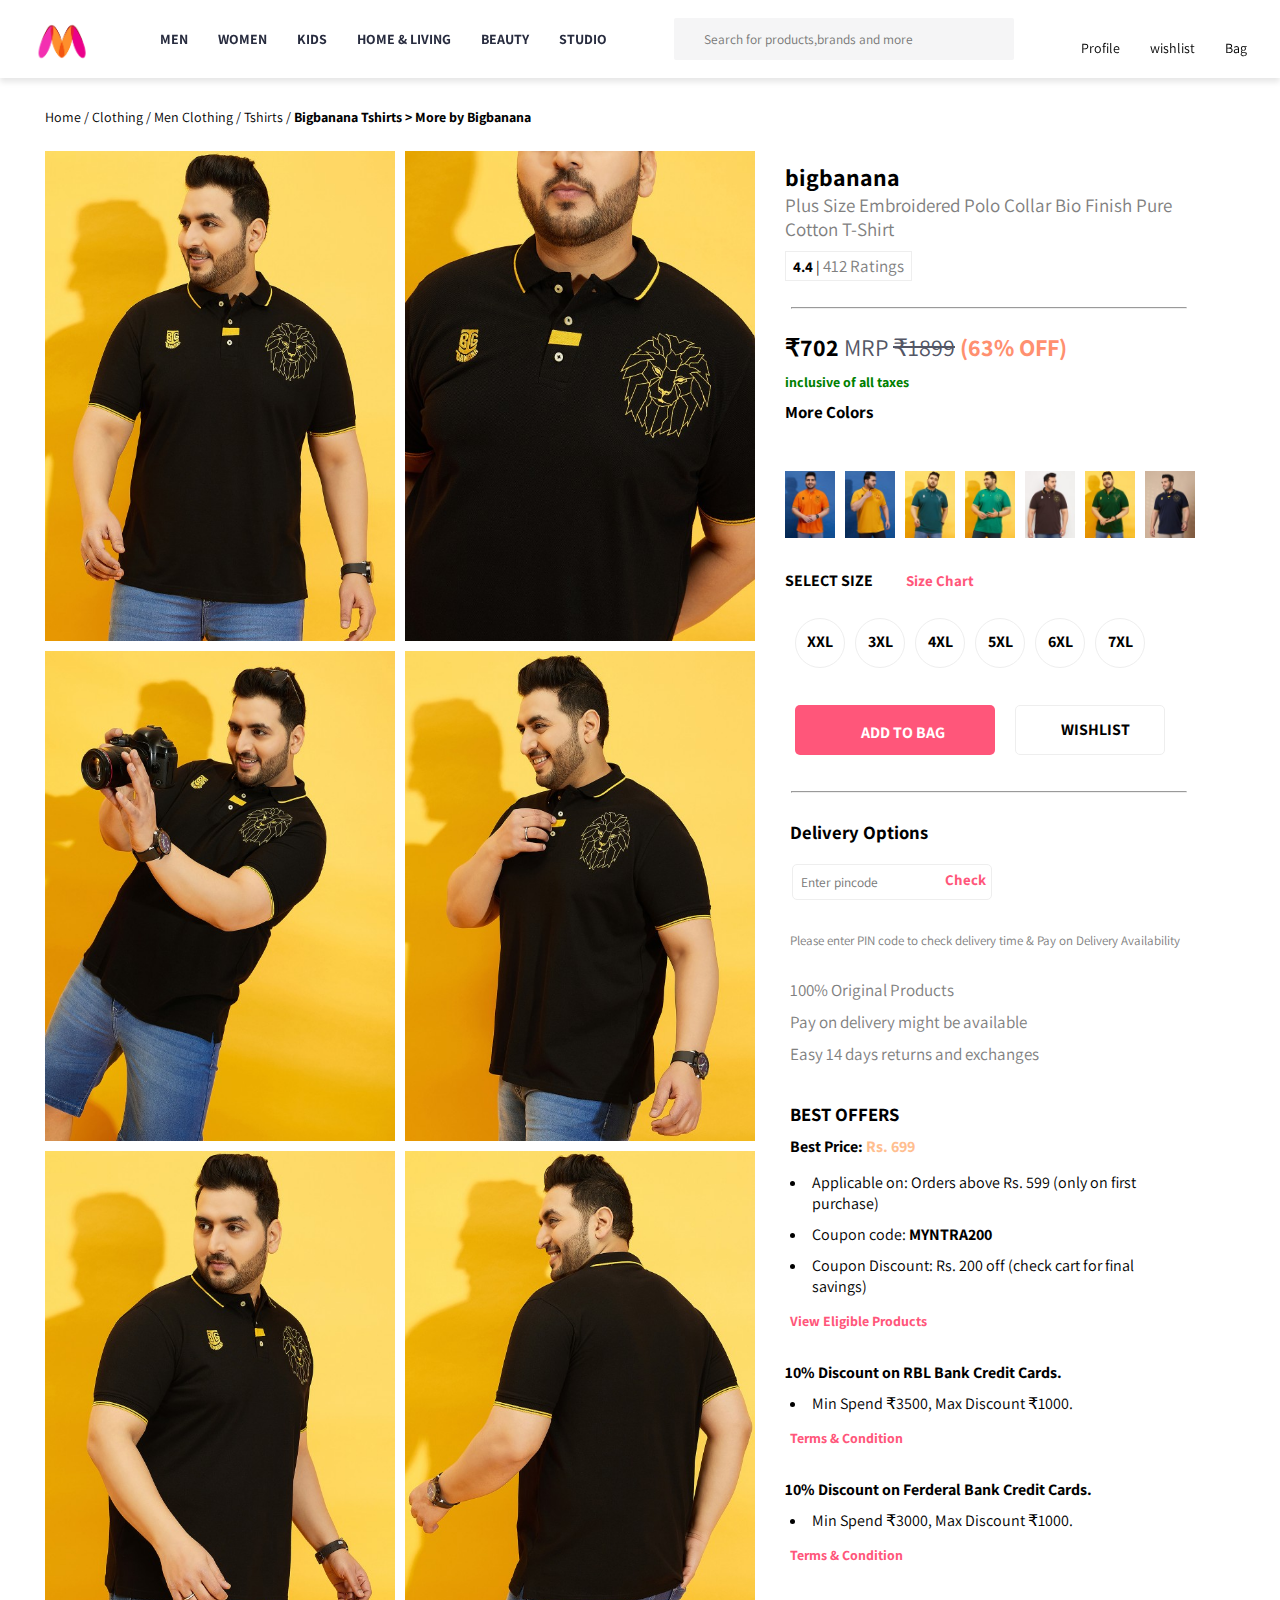
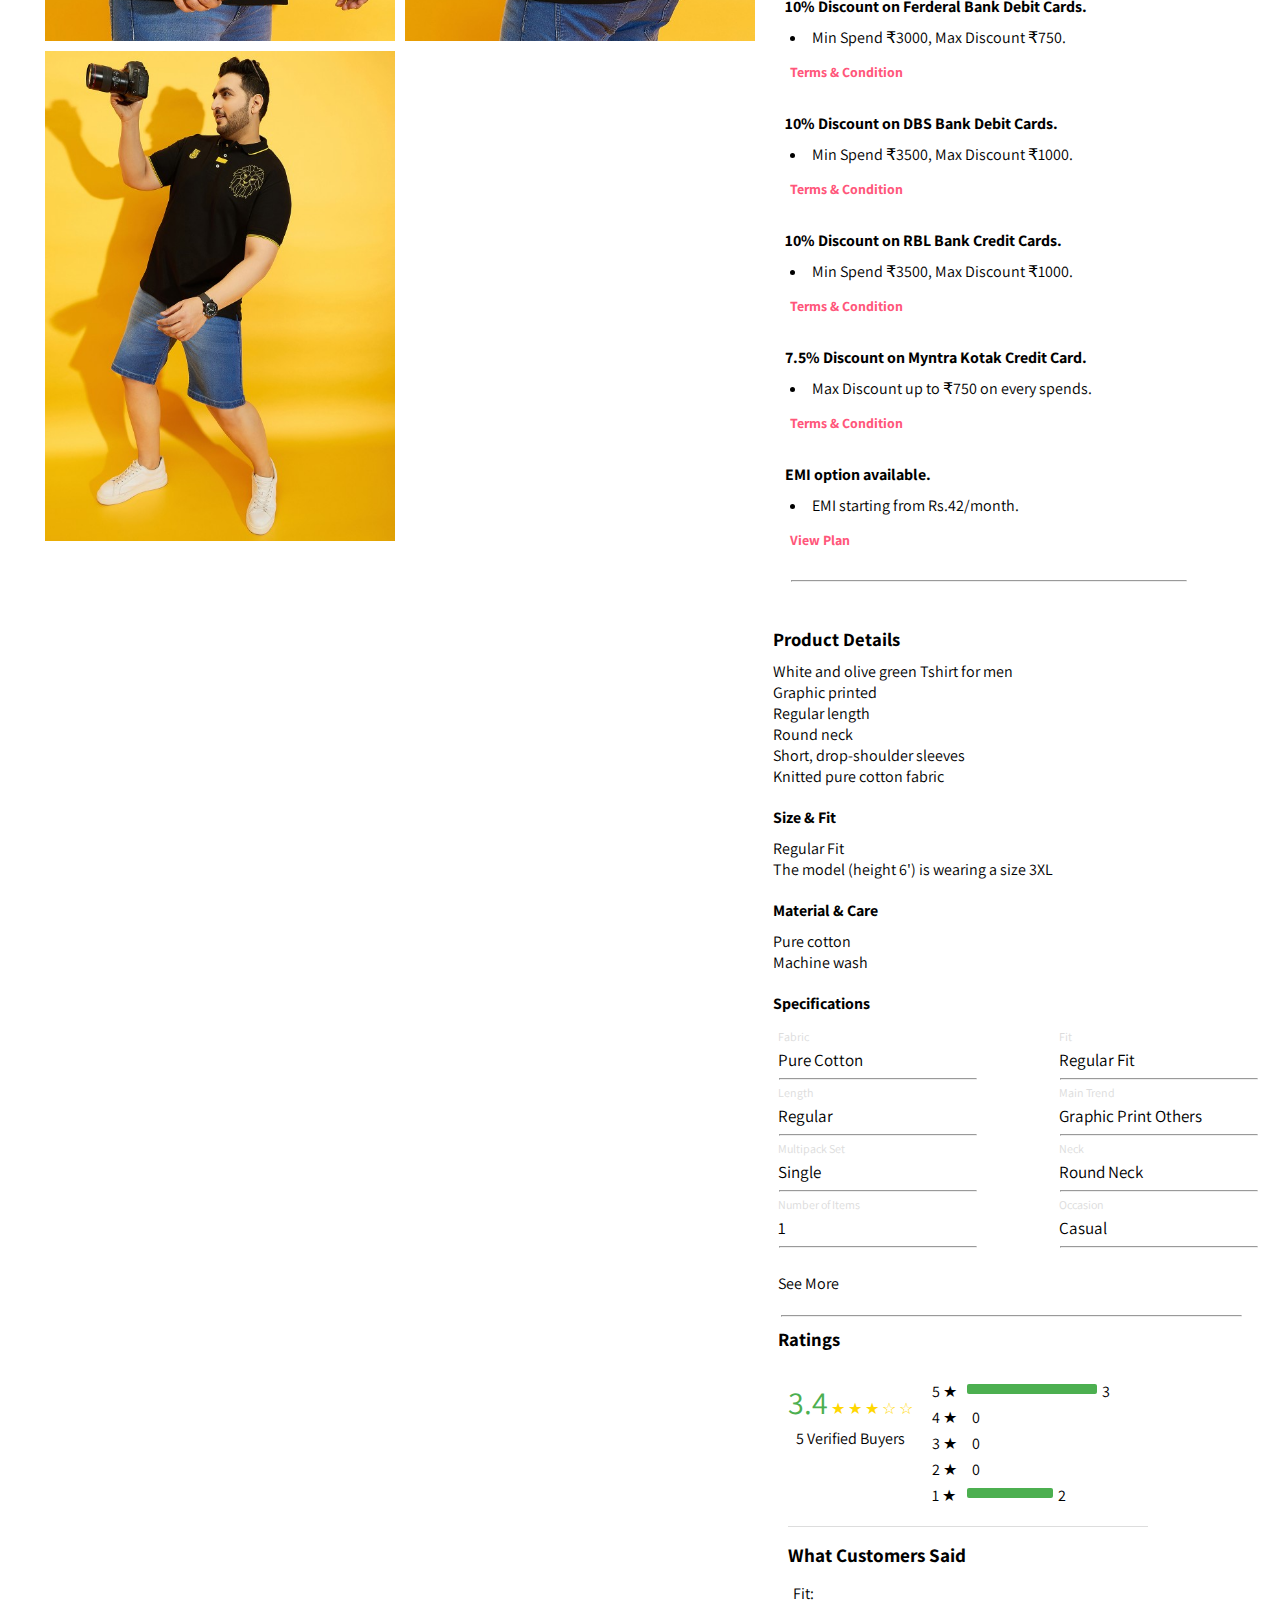
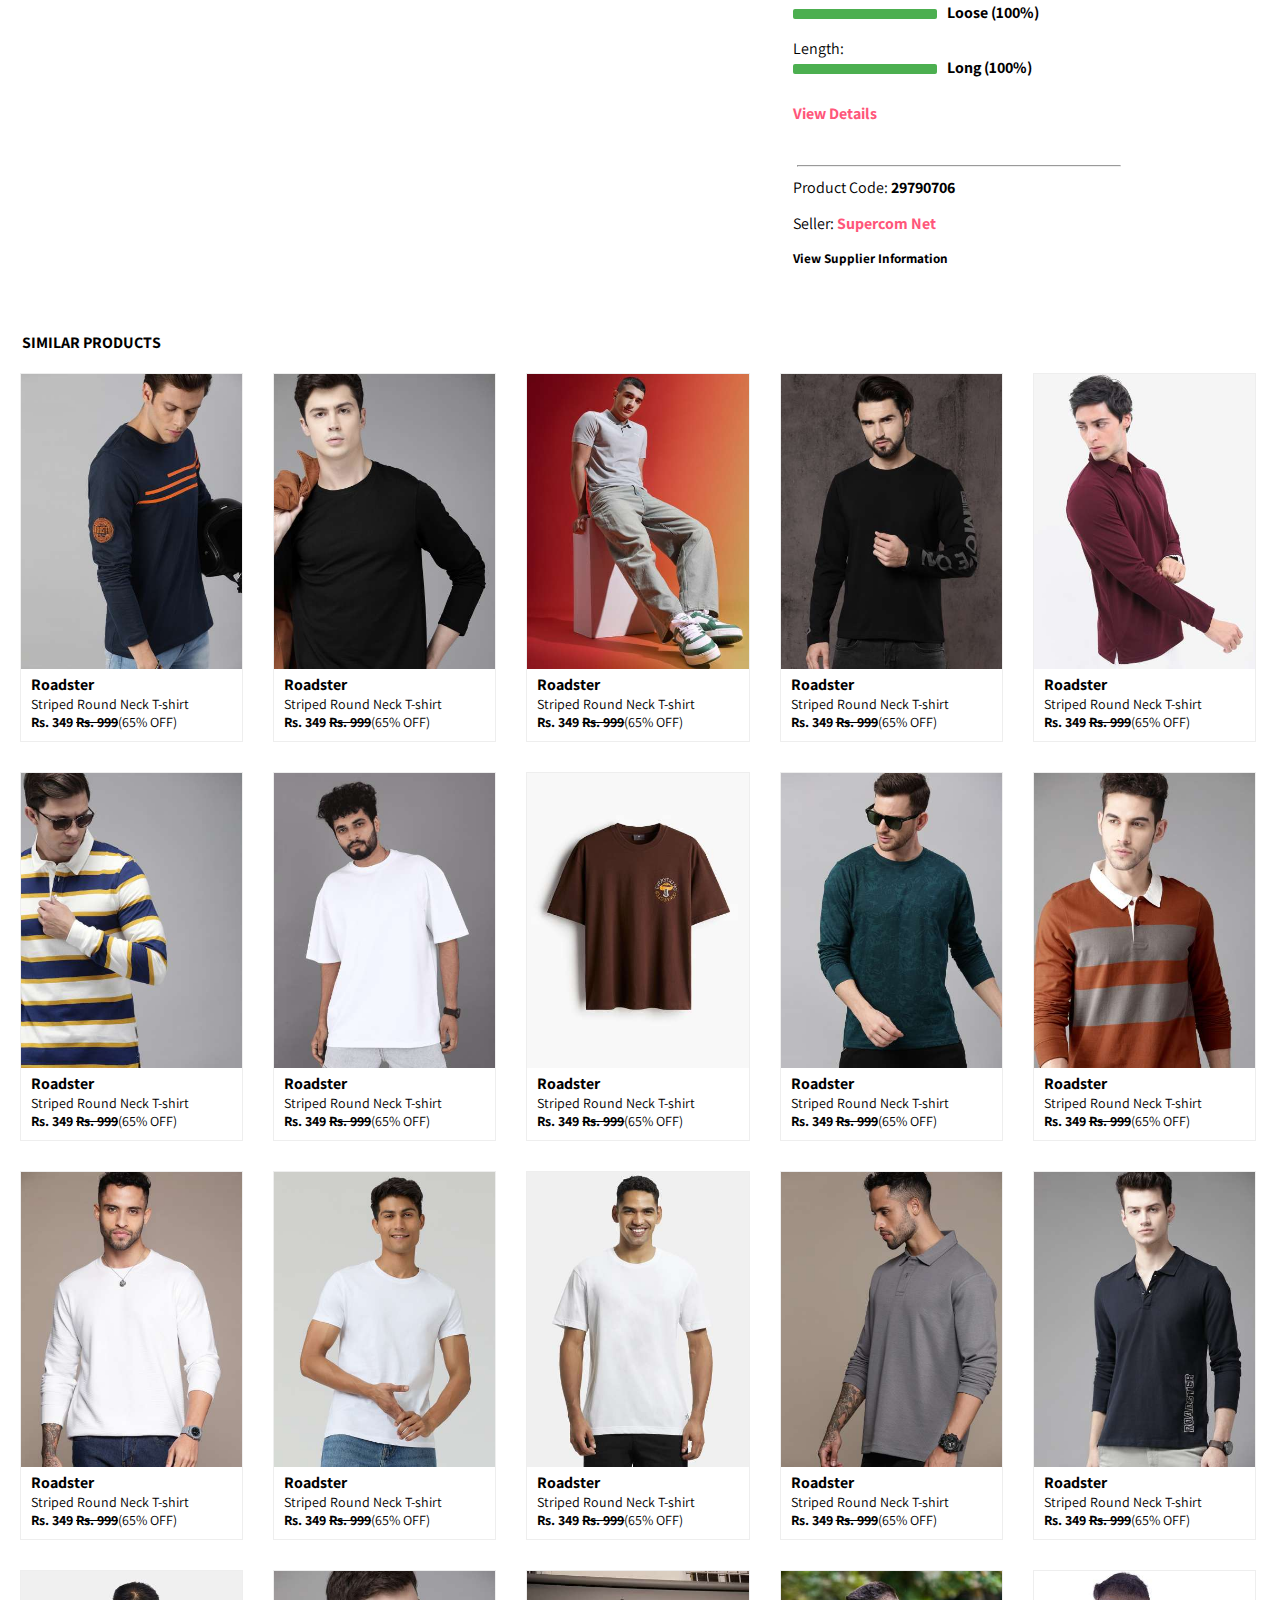
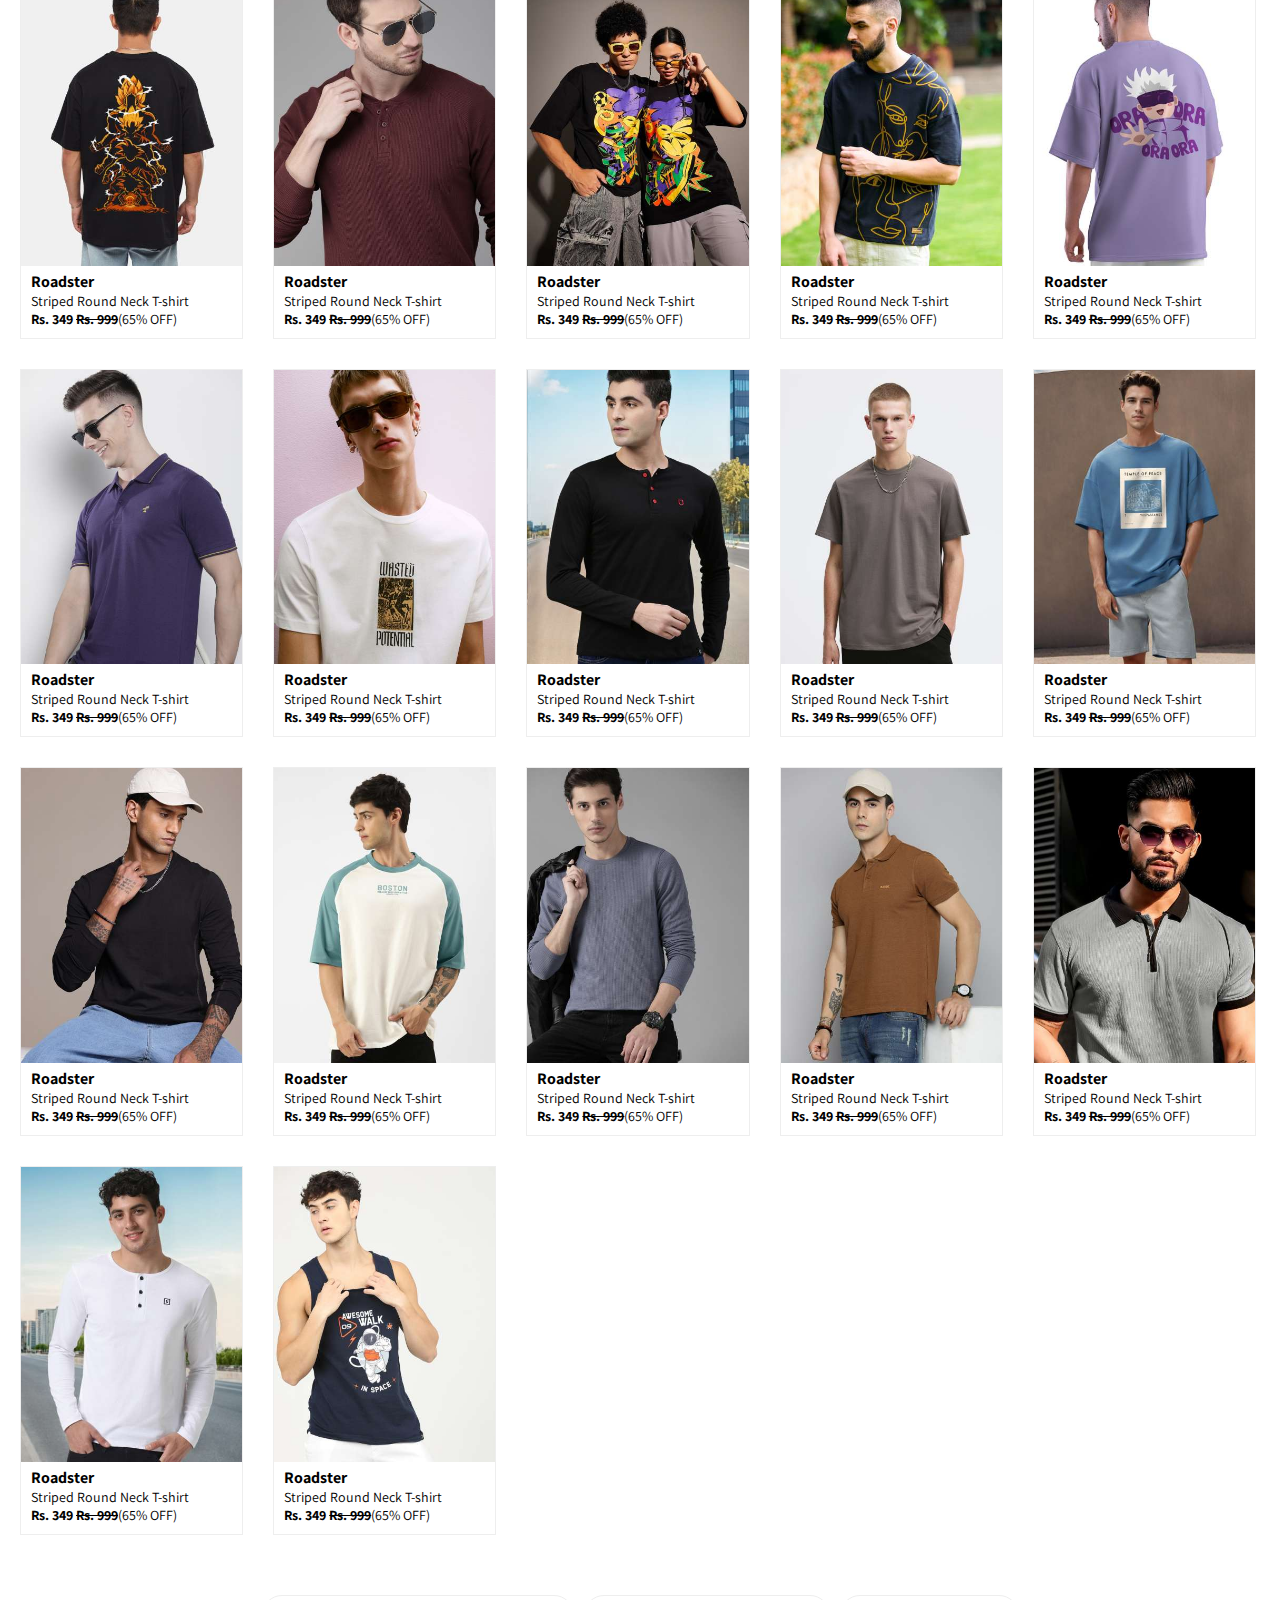
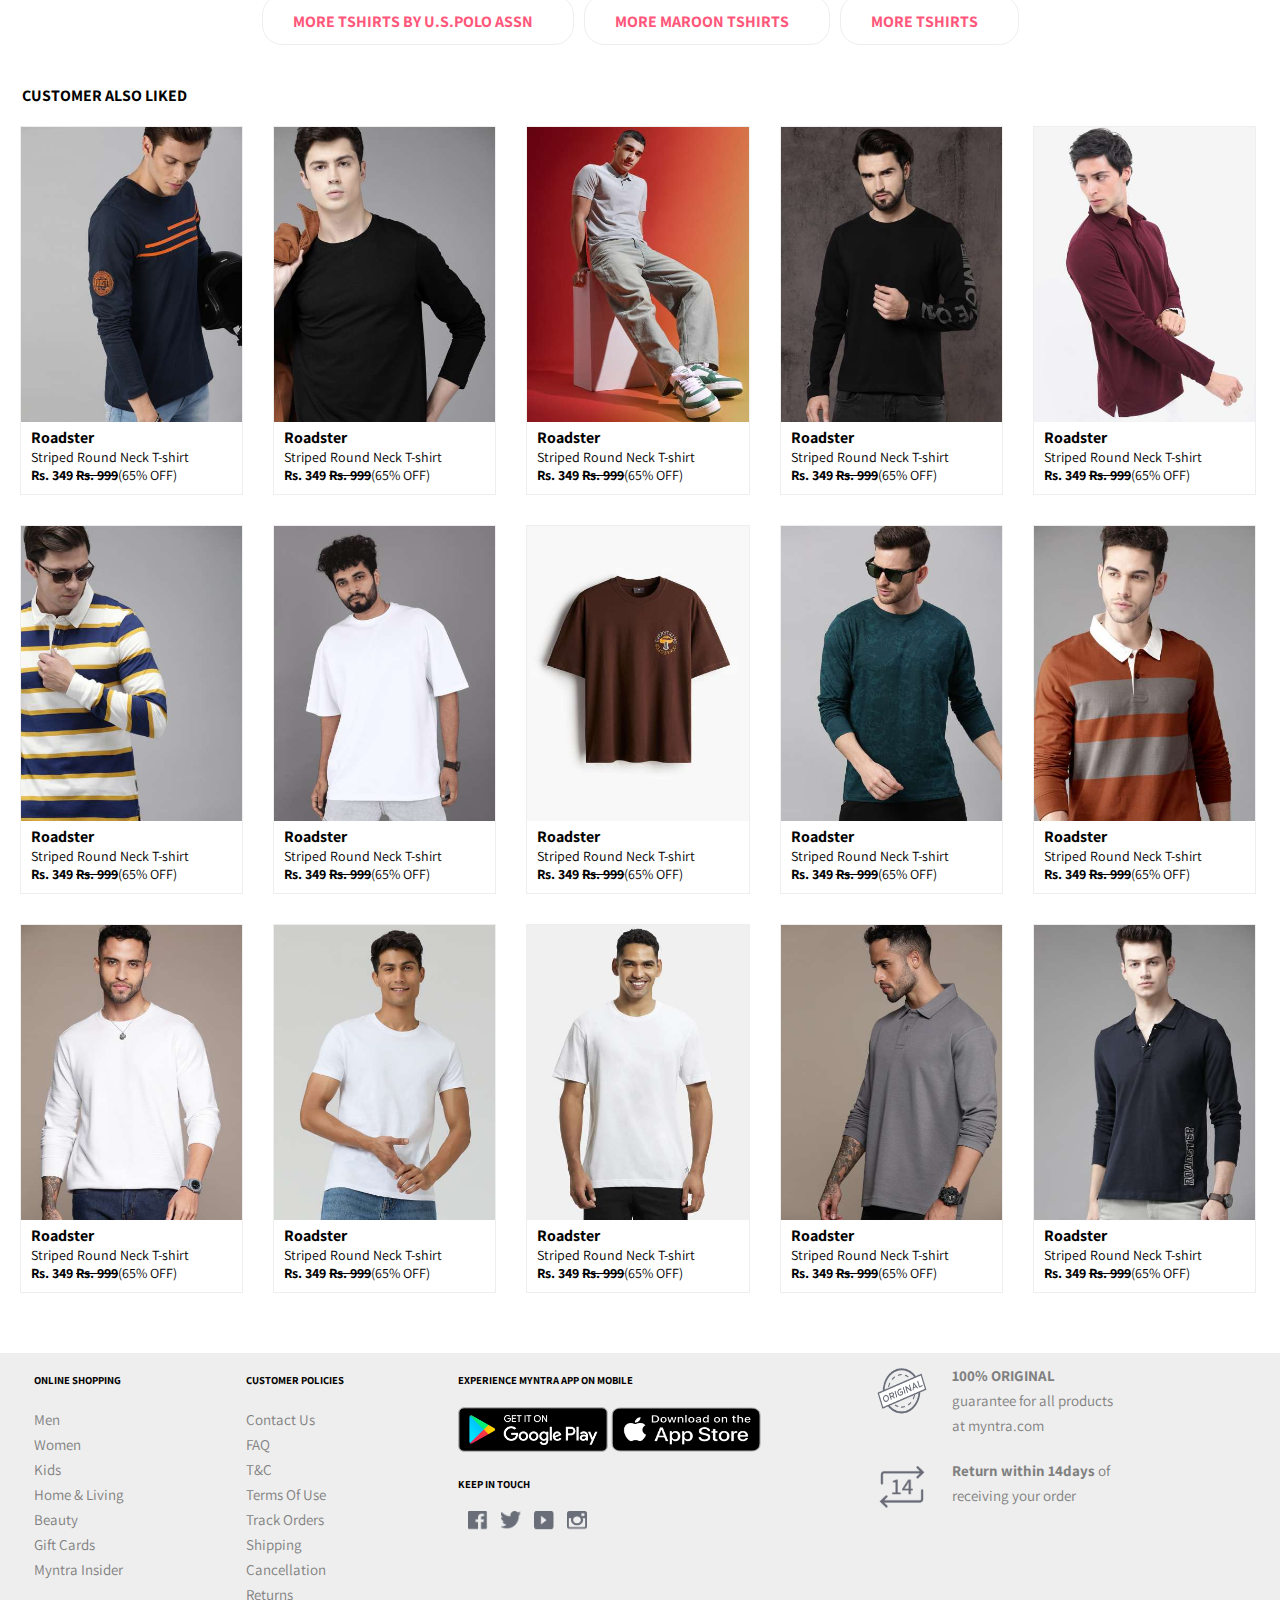
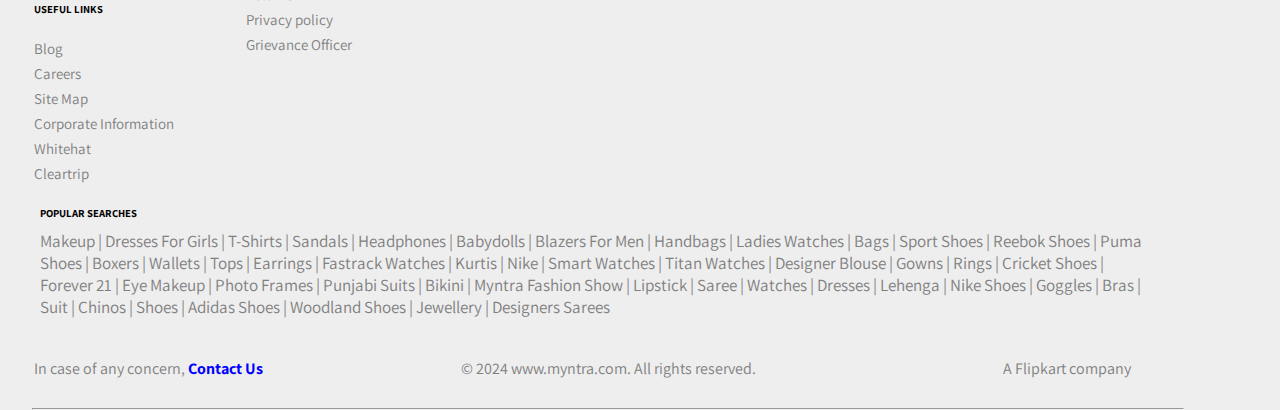
<file: third.html>
<!DOCTYPE html>
<html lang="en">
<head>
    <title>Men Shopping Online - Shop for Mens Clothing & Accessories in India |...</title>
    <link rel="stylesheet" href="style.css">
    <link rel="stylesheet" href="https://cdnjs.cloudflare.com/ajax/libs/font-awesome/6.6.0/css/all.min.css" integrity="sha512-Kc323vGBEqzTmouAECnVceyQqyqdsSiqLQISBL29aUW4U/M7pSPA/gEUZQqv1cwx4OnYxTxve5UMg5GT6L4JJg==" crossorigin="anonymous" referrerpolicy="no-referrer" />
    <link href="https://fonts.googleapis.com/css2?family=Assistant:wght@200..800&display=swap" rel="stylesheet">
</head>
<body>
    <div class="main">
        <div class="header">
            <div class="logo">
                <a href="index.html"><img src="images/logo.png" alt=""></a>
            </div>
            <div class="nav-item">
                <div class="menus"><a href="t-shirt.html">MEN</a>
                    <div class="submenu">
                        <div class="submenu-col1">
                            <h4><a href="t-shirt.html" class="h4">Topwear</a></h4>
                            <p><a href="t-shirt.html">T-Shirts</a></p>
                            <p><a href="t-shirt.html">Casual Shirts</a></p>
                            <p><a href="t-shirt.html">Formal Shirts</a></p>
                            <p><a href="t-shirt.html">Sweatshirts</a></p>
                            <p><a href="t-shirt.html">Sweaters</a></p>
                            <p><a href="t-shirt.html">Jackets</a></p>
                            <p><a href="t-shirt.html">Blazers & Coats</a></p>
                            <p><a href="t-shirt.html">Suits</a></p>
                            <p><a href="t-shirt.html">Rain Jackets</a></p><br><hr><br>
                            <h4><a href="t-shirt.html" class="h4">Indian & Festive Wear</a></h4>
                            <p><a href="t-shirt.html">Kurtas & Kurta Sets</a></p>
                            <p><a href="t-shirt.html">Sherwanis</a></p>
                            <p><a href="t-shirt.html">Nehru Jackets</a></p>
                            <p><a href="t-shirt.html">Dhotis</a></p>
                        </div>
                        <div class="submenu-col2">
                            <h4><a href="t-shirt.html" class="h4">Bottomwear</a></h4>
                            <p><a href="t-shirt.html">Jeans</a></p>
                            <p><a href="t-shirt.html">Casual Trousers</a></p>
                            <p><a href="t-shirt.html">Formal Trousers</a></p>
                            <p><a href="t-shirt.html">Shorts</a></p>
                            <p><a href="t-shirt.html">Track Pants & Joggers</a></p><br><hr><br>
                            <h4><a href="t-shirt.html" class="h4">Innerwear & Sleepwear</a></h4>
                            <p><a href="t-shirt.html">Briefs & Trunks</a></p>
                            <p><a href="t-shirt.html">Boxers</a></p>
                            <p><a href="t-shirt.html">Vests</a></p>
                            <p><a href="t-shirt.html">Sleepwear & Loungewear</a></p>
                            <p><a href="t-shirt.html">Thermals</a></p><br><hr><br>
                            <h4><a href="t-shirt.html" class="h4">Plus Size</a></h4>
                        </div>
                        <div class="submenu-col3">
                            <h4><a href="t-shirt.html" class="h4">Footwear</a></h4>
                            <p><a href="t-shirt.html">Casual Shoes</a></p>
                            <p><a href="t-shirt.html">Sports Shoes</a></p>
                            <p><a href="t-shirt.html">Formal Shoes</a></p>
                            <p><a href="t-shirt.html">Sneakers</a></p>
                            <p><a href="t-shirt.html">Sandals & Floaters</a></p>
                            <p><a href="t-shirt.html">Flip Flops</a></p>
                            <p><a href="t-shirt.html">Socks</a></p><br><hr><br>
                            <h4><a href="t-shirt.html" class="h5">Personal Care & Grooming</a></h4>
                            <h4><a href="t-shirt.html" class="h5">Sunglasses & Frames</a></h4>
                            <h4><a href="t-shirt.html" class="h5">Watches</a></h4>
                        </div>
                        <div class="submenu-col4">
                            <h4>Sports & Active Wear</h4>
                            <p>Sports Shoes</p>
                            <p>Sports Sandals</p>
                            <p>Active T-Shirts</p>
                            <p>Track Pants & Shorts</p>
                            <p>Tracksuits</p>
                            <p>Jackets & Sweatshirts</p>
                            <p>Sports Accessories</p>
                            <p>Swimwear</p><br><hr><br>
                            <h4>Gadgets</h4>
                            <p>Smart Wearables</p>
                            <p>Fitness Gadgets</p>
                            <p>Headphones</p>
                            <p>Speakers</p>
                        </div>
                        <div class="submenu-col5">
                            <h4>Fashion Accessories</h4>
                            <p>Wallets</p>
                            <p>Belts</p>
                            <p>Perfumes & Body Mists</p>
                            <p>Trimmers</p>
                            <p>Deodorants</p>
                            <p>Ties, Cufflinks & Pocket Squares</p>
                            <p>Accessory Gift Sets</p>
                            <p>Caps & Hats</p>
                            <p>Mufflers, Scarves & Gloves</p>
                            <p>Phone Cases</p>
                            <p>Rings & Wristwear</p>
                            <p>Helmets</p><br><hr><br>
                            <h4>Bags & Backpacks</h4>
                            <h4>Luggages & Trolleys</h4>
                        </div>
                    </div>
                </div>
                <div class="menus"><a href="">WOMEN</a>
                    <div class="submenu">
                        <div class="submenu-col1">
                            <h4><a href="t-shirt.html" class="h4">Topwear</a></h4>
                            <p><a href="t-shirt.html">T-Shirts</a></p>
                            <p><a href="t-shirt.html">Casual Shirts</a></p>
                            <p><a href="t-shirt.html">Formal Shirts</a></p>
                            <p><a href="t-shirt.html">Sweatshirts</a></p>
                            <p><a href="t-shirt.html">Sweaters</a></p>
                            <p><a href="t-shirt.html">Jackets</a></p>
                            <p><a href="t-shirt.html">Blazers & Coats</a></p>
                            <p><a href="t-shirt.html">Suits</a></p>
                            <p><a href="t-shirt.html">Rain Jackets</a></p><br><hr><br>
                            <h4><a href="t-shirt.html" class="h4">Indian & Festive Wear</a></h4>
                            <p><a href="t-shirt.html">Kurtas & Kurta Sets</a></p>
                            <p><a href="t-shirt.html">Sherwanis</a></p>
                            <p><a href="t-shirt.html">Nehru Jackets</a></p>
                            <p><a href="t-shirt.html">Dhotis</a></p>
                        </div>
                        <div class="submenu-col2">
                            <h4><a href="t-shirt.html" class="h4">Bottomwear</a></h4>
                            <p><a href="t-shirt.html">Jeans</a></p>
                            <p><a href="t-shirt.html">Casual Trousers</a></p>
                            <p><a href="t-shirt.html">Formal Trousers</a></p>
                            <p><a href="t-shirt.html">Shorts</a></p>
                            <p><a href="t-shirt.html">Track Pants & Joggers</a></p><br><hr><br>
                            <h4><a href="t-shirt.html" class="h4">Innerwear & Sleepwear</a></h4>
                            <p><a href="t-shirt.html">Briefs & Trunks</a></p>
                            <p><a href="t-shirt.html">Boxers</a></p>
                            <p><a href="t-shirt.html">Vests</a></p>
                            <p><a href="t-shirt.html">Sleepwear & Loungewear</a></p>
                            <p><a href="t-shirt.html">Thermals</a></p><br><hr><br>
                            <h4><a href="t-shirt.html" class="h4">Plus Size</a></h4>
                        </div>
                        <div class="submenu-col3">
                            <h4><a href="t-shirt.html" class="h4">Footwear</a></h4>
                            <p><a href="t-shirt.html">Casual Shoes</a></p>
                            <p><a href="t-shirt.html">Sports Shoes</a></p>
                            <p><a href="t-shirt.html">Formal Shoes</a></p>
                            <p><a href="t-shirt.html">Sneakers</a></p>
                            <p><a href="t-shirt.html">Sandals & Floaters</a></p>
                            <p><a href="t-shirt.html">Flip Flops</a></p>
                            <p><a href="t-shirt.html">Socks</a></p><br><hr><br>
                            <h4><a href="t-shirt.html" class="h4"></a>Footwear</h4>
                            <h4><a href="t-shirt.html" class="h4"></a>Footwear</h4>
                            <h4><a href="t-shirt.html" class="h4"></a>Footwear</h4>
                            <h4><a href="t-shirt.html" class="h5">Personal Care & Grooming</a></h4>
                            <h4><a href="t-shirt.html" class="h5">Sunglasses & Frames</a></h4>
                            <h4><a href="t-shirt.html" class="h5">Watches</a></h4>
                        </div>
                        <div class="submenu-col4">
                            <h4>Sports & Active Wear</h4>
                            <p>Sports Shoes</p>
                            <p>Sports Sandals</p>
                            <p>Active T-Shirts</p>
                            <p>Track Pants & Shorts</p>
                            <p>Tracksuits</p>
                            <p>Jackets & Sweatshirts</p>
                            <p>Sports Accessories</p>
                            <p>Swimwear</p><br><hr><br>
                            <h4>Gadgets</h4>
                            <p>Smart Wearables</p>
                            <p>Fitness Gadgets</p>
                            <p>Headphones</p>
                            <p>Speakers</p>
                        </div>
                        <div class="submenu-col5">
                            <h4>Fashion Accessories</h4>
                            <p>Wallets</p>
                            <p>Belts</p>
                            <p>Perfumes & Body Mists</p>
                            <p>Trimmers</p>
                            <p>Deodorants</p>
                            <p>Ties, Cufflinks & Pocket Squares</p>
                            <p>Accessory Gift Sets</p>
                            <p>Caps & Hats</p>
                            <p>Mufflers, Scarves & Gloves</p>
                            <p>Phone Cases</p>
                            <p>Rings & Wristwear</p>
                            <p>Helmets</p><br><hr><br>
                            <h4>Bags & Backpacks</h4>
                            <h4>Luggages & Trolleys</h4>
                        </div>
                    </div>
                </div>
                <div class="menus"><a href="">KIDS</a>
                    <div class="submenu">
                        <div class="submenu-col1">
                            <h4><a href="t-shirt.html" class="h4">Topwear</a></h4>
                            <p><a href="t-shirt.html">T-Shirts</a></p>
                            <p><a href="t-shirt.html">Casual Shirts</a></p>
                            <p><a href="t-shirt.html">Formal Shirts</a></p>
                            <p><a href="t-shirt.html">Sweatshirts</a></p>
                            <p><a href="t-shirt.html">Sweaters</a></p>
                            <p><a href="t-shirt.html">Jackets</a></p>
                            <p><a href="t-shirt.html">Blazers & Coats</a></p>
                            <p><a href="t-shirt.html">Suits</a></p>
                            <p><a href="t-shirt.html">Rain Jackets</a></p><br><hr><br>
                            <h4><a href="t-shirt.html" class="h4">Indian & Festive Wear</a></h4>
                            <p><a href="t-shirt.html">Kurtas & Kurta Sets</a></p>
                            <p><a href="t-shirt.html">Sherwanis</a></p>
                            <p><a href="t-shirt.html">Nehru Jackets</a></p>
                            <p><a href="t-shirt.html">Dhotis</a></p>
                        </div>
                        <div class="submenu-col2">
                            <h4><a href="t-shirt.html" class="h4">Bottomwear</a></h4>
                            <p><a href="t-shirt.html">Jeans</a></p>
                            <p><a href="t-shirt.html">Casual Trousers</a></p>
                            <p><a href="t-shirt.html">Formal Trousers</a></p>
                            <p><a href="t-shirt.html">Shorts</a></p>
                            <p><a href="t-shirt.html">Track Pants & Joggers</a></p><br><hr><br>
                            <h4><a href="t-shirt.html" class="h4">Innerwear & Sleepwear</a></h4>
                            <p><a href="t-shirt.html">Briefs & Trunks</a></p>
                            <p><a href="t-shirt.html">Boxers</a></p>
                            <p><a href="t-shirt.html">Vests</a></p>
                            <p><a href="t-shirt.html">Sleepwear & Loungewear</a></p>
                            <p><a href="t-shirt.html">Thermals</a></p><br><hr><br>
                            <h4><a href="t-shirt.html" class="h4">Plus Size</a></h4>
                        </div>
                        <div class="submenu-col3">
                            <h4><a href="t-shirt.html" class="h4">Footwear</a></h4>
                            <p><a href="t-shirt.html">Casual Shoes</a></p>
                            <p><a href="t-shirt.html">Sports Shoes</a></p>
                            <p><a href="t-shirt.html">Formal Shoes</a></p>
                            <p><a href="t-shirt.html">Sneakers</a></p>
                            <p><a href="t-shirt.html">Sandals & Floaters</a></p>
                            <p><a href="t-shirt.html">Flip Flops</a></p>
                            <p><a href="t-shirt.html">Socks</a></p><br><hr><br>
                            <h4><a href="t-shirt.html" class="h5">Personal Care & Grooming</a></h4>
                            <h4><a href="t-shirt.html" class="h5">Sunglasses & Frames</a></h4>
                            <h4><a href="t-shirt.html" class="h5">Watches</a></h4>
                        </div>
                        <div class="submenu-col4">
                            <h4>Sports & Active Wear</h4>
                            <p>Sports Shoes</p>
                            <p>Sports Sandals</p>
                            <p>Active T-Shirts</p>
                            <p>Track Pants & Shorts</p>
                            <p>Tracksuits</p>
                            <p>Jackets & Sweatshirts</p>
                            <p>Sports Accessories</p>
                            <p>Swimwear</p><br><hr><br>
                            <h4>Gadgets</h4>
                            <p>Smart Wearables</p>
                            <p>Fitness Gadgets</p>
                            <p>Headphones</p>
                            <p>Speakers</p>
                        </div>
                        <div class="submenu-col5">
                            <h4>Fashion Accessories</h4>
                            <p>Wallets</p>
                            <p>Belts</p>
                            <p>Perfumes & Body Mists</p>
                            <p>Trimmers</p>
                            <p>Deodorants</p>
                            <p>Ties, Cufflinks & Pocket Squares</p>
                            <p>Accessory Gift Sets</p>
                            <p>Caps & Hats</p>
                            <p>Mufflers, Scarves & Gloves</p>
                            <p>Phone Cases</p>
                            <p>Rings & Wristwear</p>
                            <p>Helmets</p><br><hr><br>
                            <h4>Bags & Backpacks</h4>
                            <h4>Luggages & Trolleys</h4>
                        </div>
                    </div>
                </div>
                <div class="menus"><a href="">HOME & LIVING</a>
                    <div class="submenu">
                        <div class="submenu-col1">
                            <h4><a href="t-shirt.html" class="h4">Topwear</a></h4>
                            <p><a href="t-shirt.html">T-Shirts</a></p>
                            <p><a href="t-shirt.html">Casual Shirts</a></p>
                            <p><a href="t-shirt.html">Formal Shirts</a></p>
                            <p><a href="t-shirt.html">Sweatshirts</a></p>
                            <p><a href="t-shirt.html">Sweaters</a></p>
                            <p><a href="t-shirt.html">Jackets</a></p>
                            <p><a href="t-shirt.html">Blazers & Coats</a></p>
                            <p><a href="t-shirt.html">Suits</a></p>
                            <p><a href="t-shirt.html">Rain Jackets</a></p><br><hr><br>
                            <h4><a href="t-shirt.html" class="h4">Indian & Festive Wear</a></h4>
                            <p><a href="t-shirt.html">Kurtas & Kurta Sets</a></p>
                            <p><a href="t-shirt.html">Sherwanis</a></p>
                            <p><a href="t-shirt.html">Nehru Jackets</a></p>
                            <p><a href="t-shirt.html">Dhotis</a></p>
                        </div>
                        <div class="submenu-col2">
                            <h4><a href="t-shirt.html" class="h4">Bottomwear</a></h4>
                            <p><a href="t-shirt.html">Jeans</a></p>
                            <p><a href="t-shirt.html">Casual Trousers</a></p>
                            <p><a href="t-shirt.html">Formal Trousers</a></p>
                            <p><a href="t-shirt.html">Shorts</a></p>
                            <p><a href="t-shirt.html">Track Pants & Joggers</a></p><br><hr><br>
                            <h4><a href="t-shirt.html" class="h4">Innerwear & Sleepwear</a></h4>
                            <p><a href="t-shirt.html">Briefs & Trunks</a></p>
                            <p><a href="t-shirt.html">Boxers</a></p>
                            <p><a href="t-shirt.html">Vests</a></p>
                            <p><a href="t-shirt.html">Sleepwear & Loungewear</a></p>
                            <p><a href="t-shirt.html">Thermals</a></p><br><hr><br>
                            <h4><a href="t-shirt.html" class="h4">Plus Size</a></h4>
                        </div>
                        <div class="submenu-col3">
                            <h4><a href="t-shirt.html" class="h4">Footwear</a></h4>
                            <p><a href="t-shirt.html">Casual Shoes</a></p>
                            <p><a href="t-shirt.html">Sports Shoes</a></p>
                            <p><a href="t-shirt.html">Formal Shoes</a></p>
                            <p><a href="t-shirt.html">Sneakers</a></p>
                            <p><a href="t-shirt.html">Sandals & Floaters</a></p>
                            <p><a href="t-shirt.html">Flip Flops</a></p>
                            <p><a href="t-shirt.html">Socks</a></p><br><hr><br>
                            <h4><a href="t-shirt.html" class="h5">Personal Care & Grooming</a></h4>
                            <h4><a href="t-shirt.html" class="h5">Sunglasses & Frames</a></h4>
                            <h4><a href="t-shirt.html" class="h5">Watches</a></h4>
                        </div>
                        <div class="submenu-col4">
                            <h4>Sports & Active Wear</h4>
                            <p>Sports Shoes</p>
                            <p>Sports Sandals</p>
                            <p>Active T-Shirts</p>
                            <p>Track Pants & Shorts</p>
                            <p>Tracksuits</p>
                            <p>Jackets & Sweatshirts</p>
                            <p>Sports Accessories</p>
                            <p>Swimwear</p><br><hr><br>
                            <h4>Gadgets</h4>
                            <p>Smart Wearables</p>
                            <p>Fitness Gadgets</p>
                            <p>Headphones</p>
                            <p>Speakers</p>
                        </div>
                        <div class="submenu-col5">
                            <h4>Fashion Accessories</h4>
                            <p>Wallets</p>
                            <p>Belts</p>
                            <p>Perfumes & Body Mists</p>
                            <p>Trimmers</p>
                            <p>Deodorants</p>
                            <p>Ties, Cufflinks & Pocket Squares</p>
                            <p>Accessory Gift Sets</p>
                            <p>Caps & Hats</p>
                            <p>Mufflers, Scarves & Gloves</p>
                            <p>Phone Cases</p>
                            <p>Rings & Wristwear</p>
                            <p>Helmets</p><br><hr><br>
                            <h4>Bags & Backpacks</h4>
                            <h4>Luggages & Trolleys</h4>
                        </div>
                    </div>
                </div>
                <div class="menus"><a href="">BEAUTY</a>
                    <div class="submenu">
                        <div class="submenu-col1">
                            <h4><a href="t-shirt.html" class="h4">Topwear</a></h4>
                            <p><a href="t-shirt.html">T-Shirts</a></p>
                            <p><a href="t-shirt.html">Casual Shirts</a></p>
                            <p><a href="t-shirt.html">Formal Shirts</a></p>
                            <p><a href="t-shirt.html">Sweatshirts</a></p>
                            <p><a href="t-shirt.html">Sweaters</a></p>
                            <p><a href="t-shirt.html">Jackets</a></p>
                            <p><a href="t-shirt.html">Blazers & Coats</a></p>
                            <p><a href="t-shirt.html">Suits</a></p>
                            <p><a href="t-shirt.html">Rain Jackets</a></p><br><hr><br>
                            <h4><a href="t-shirt.html" class="h4">Indian & Festive Wear</a></h4>
                            <p><a href="t-shirt.html">Kurtas & Kurta Sets</a></p>
                            <p><a href="t-shirt.html">Sherwanis</a></p>
                            <p><a href="t-shirt.html">Nehru Jackets</a></p>
                            <p><a href="t-shirt.html">Dhotis</a></p>
                        </div>
                        <div class="submenu-col2">
                            <h4><a href="t-shirt.html" class="h4">Bottomwear</a></h4>
                            <p><a href="t-shirt.html">Jeans</a></p>
                            <p><a href="t-shirt.html">Casual Trousers</a></p>
                            <p><a href="t-shirt.html">Formal Trousers</a></p>
                            <p><a href="t-shirt.html">Shorts</a></p>
                            <p><a href="t-shirt.html">Track Pants & Joggers</a></p><br><hr><br>
                            <h4><a href="t-shirt.html" class="h4">Innerwear & Sleepwear</a></h4>
                            <p><a href="t-shirt.html">Briefs & Trunks</a></p>
                            <p><a href="t-shirt.html">Boxers</a></p>
                            <p><a href="t-shirt.html">Vests</a></p>
                            <p><a href="t-shirt.html">Sleepwear & Loungewear</a></p>
                            <p><a href="t-shirt.html">Thermals</a></p><br><hr><br>
                            <h4><a href="t-shirt.html" class="h4">Plus Size</a></h4>
                        </div>
                        <div class="submenu-col3">
                            <h4><a href="t-shirt.html" class="h4">Footwear</a></h4>
                            <p><a href="t-shirt.html">Casual Shoes</a></p>
                            <p><a href="t-shirt.html">Sports Shoes</a></p>
                            <p><a href="t-shirt.html">Formal Shoes</a></p>
                            <p><a href="t-shirt.html">Sneakers</a></p>
                            <p><a href="t-shirt.html">Sandals & Floaters</a></p>
                            <p><a href="t-shirt.html">Flip Flops</a></p>
                            <p><a href="t-shirt.html">Socks</a></p><br><hr><br>
                            <h4><a href="t-shirt.html" class="h5">Personal Care & Grooming</a></h4>
                            <h4><a href="t-shirt.html" class="h5">Sunglasses & Frames</a></h4>
                            <h4><a href="t-shirt.html" class="h5">Watches</a></h4>
                        </div>
                        <div class="submenu-col4">
                            <h4>Sports & Active Wear</h4>
                            <p>Sports Shoes</p>
                            <p>Sports Sandals</p>
                            <p>Active T-Shirts</p>
                            <p>Track Pants & Shorts</p>
                            <p>Tracksuits</p>
                            <p>Jackets & Sweatshirts</p>
                            <p>Sports Accessories</p>
                            <p>Swimwear</p><br><hr><br>
                            <h4>Gadgets</h4>
                            <p>Smart Wearables</p>
                            <p>Fitness Gadgets</p>
                            <p>Headphones</p>
                            <p>Speakers</p>
                        </div>
                        <div class="submenu-col5">
                            <h4>Fashion Accessories</h4>
                            <p>Wallets</p>
                            <p>Belts</p>
                            <p>Perfumes & Body Mists</p>
                            <p>Trimmers</p>
                            <p>Deodorants</p>
                            <p>Ties, Cufflinks & Pocket Squares</p>
                            <p>Accessory Gift Sets</p>
                            <p>Caps & Hats</p>
                            <p>Mufflers, Scarves & Gloves</p>
                            <p>Phone Cases</p>
                            <p>Rings & Wristwear</p>
                            <p>Helmets</p><br><hr><br>
                            <h4>Bags & Backpacks</h4>
                            <h4>Luggages & Trolleys</h4>
                        </div>
                    </div>
                </div>
                <div class="menus"><a href="">STUDIO</a>
                    <div class="submenu">
                        <div class="submenu-col1">
                            <h4><a href="t-shirt.html" class="h4">Topwear</a></h4>
                            <p><a href="t-shirt.html">T-Shirts</a></p>
                            <p><a href="t-shirt.html">Casual Shirts</a></p>
                            <p><a href="t-shirt.html">Formal Shirts</a></p>
                            <p><a href="t-shirt.html">Sweatshirts</a></p>
                            <p><a href="t-shirt.html">Sweaters</a></p>
                            <p><a href="t-shirt.html">Jackets</a></p>
                            <p><a href="t-shirt.html">Blazers & Coats</a></p>
                            <p><a href="t-shirt.html">Suits</a></p>
                            <p><a href="t-shirt.html">Rain Jackets</a></p><br><hr><br>
                            <h4><a href="t-shirt.html" class="h4">Indian & Festive Wear</a></h4>
                            <p><a href="t-shirt.html">Kurtas & Kurta Sets</a></p>
                            <p><a href="t-shirt.html">Sherwanis</a></p>
                            <p><a href="t-shirt.html">Nehru Jackets</a></p>
                            <p><a href="t-shirt.html">Dhotis</a></p>
                        </div>
                        <div class="submenu-col2">
                            <h4><a href="t-shirt.html" class="h4">Bottomwear</a></h4>
                            <p><a href="t-shirt.html">Jeans</a></p>
                            <p><a href="t-shirt.html">Casual Trousers</a></p>
                            <p><a href="t-shirt.html">Formal Trousers</a></p>
                            <p><a href="t-shirt.html">Shorts</a></p>
                            <p><a href="t-shirt.html">Track Pants & Joggers</a></p><br><hr><br>
                            <h4><a href="t-shirt.html" class="h4">Innerwear & Sleepwear</a></h4>
                            <p><a href="t-shirt.html">Briefs & Trunks</a></p>
                            <p><a href="t-shirt.html">Boxers</a></p>
                            <p><a href="t-shirt.html">Vests</a></p>
                            <p><a href="t-shirt.html">Sleepwear & Loungewear</a></p>
                            <p><a href="t-shirt.html">Thermals</a></p><br><hr><br>
                            <h4><a href="t-shirt.html" class="h4">Plus Size</a></h4>
                        </div>
                        <div class="submenu-col3">
                            <h4><a href="t-shirt.html" class="h4">Footwear</a></h4>
                            <p><a href="t-shirt.html">Casual Shoes</a></p>
                            <p><a href="t-shirt.html">Sports Shoes</a></p>
                            <p><a href="t-shirt.html">Formal Shoes</a></p>
                            <p><a href="t-shirt.html">Sneakers</a></p>
                            <p><a href="t-shirt.html">Sandals & Floaters</a></p>
                            <p><a href="t-shirt.html">Flip Flops</a></p>
                            <p><a href="t-shirt.html">Socks</a></p><br><hr><br>
                            <h4><a href="t-shirt.html" class="h5">Personal Care & Grooming</a></h4>
                            <h4><a href="t-shirt.html" class="h5">Sunglasses & Frames</a></h4>
                            <h4><a href="t-shirt.html" class="h5">Watches</a></h4>
                        </div>
                        <div class="submenu-col4">
                            <h4>Sports & Active Wear</h4>
                            <p>Sports Shoes</p>
                            <p>Sports Sandals</p>
                            <p>Active T-Shirts</p>
                            <p>Track Pants & Shorts</p>
                            <p>Tracksuits</p>
                            <p>Jackets & Sweatshirts</p>
                            <p>Sports Accessories</p>
                            <p>Swimwear</p><br><hr><br>
                            <h4>Gadgets</h4>
                            <p>Smart Wearables</p>
                            <p>Fitness Gadgets</p>
                            <p>Headphones</p>
                            <p>Speakers</p>
                        </div>
                        <div class="submenu-col5">
                            <h4>Fashion Accessories</h4>
                            <p>Wallets</p>
                            <p>Belts</p>
                            <p>Perfumes & Body Mists</p>
                            <p>Trimmers</p>
                            <p>Deodorants</p>
                            <p>Ties, Cufflinks & Pocket Squares</p>
                            <p>Accessory Gift Sets</p>
                            <p>Caps & Hats</p>
                            <p>Mufflers, Scarves & Gloves</p>
                            <p>Phone Cases</p>
                            <p>Rings & Wristwear</p>
                            <p>Helmets</p><br><hr><br>
                            <h4>Bags & Backpacks</h4>
                            <h4>Luggages & Trolleys</h4>
                        </div>
                    </div>
                </div>
            </div>
            <div class="search-box">
                <div class="search">
                    <i class="fa-solid fa-magnifying-glass"></i>
                </div>
                <div>
                    <input type="search" name="" id="" placeholder="Search for products,brands and more">
                </div>
            </div>
            <div class="icons">
                <div>
                    <i class="fa-regular fa-user"></i><br>
                    Profile
                </div>
                <div>
                    <i class="fa-regular fa-heart"></i><br>
                    wishlist
                </div>
                <div>
                    <i class="fa-solid fa-bag-shopping"></i><br>
                    Bag
                </div>
            </div>
        </div>
        <div class="detailpage-maindiv">
            <div class="detail-page-row1">
                Home / Clothing / Men Clothing / Tshirts / <span style="font-weight: bolder;">Bigbanana Tshirts > More by Bigbanana</span><br>
            </div>
            <div class="detail-page-row2">
                <div class="detail-page-row2-left">
                    <div class="detail-page-row2-left-row1">
                        <div class="detail-page-row2-left-row1-col1">
                            <img src="images/img77.jpg" alt="">
                        </div>
                        <div class="detail-page-row2-left-row1-col1">
                            <img src="images/img78.jpg" alt="">
                        </div>
                    </div>
                    <div class="detail-page-row2-left-row1">
                        <div class="detail-page-row2-left-row1-col1">
                            <img src="images/img79.jpg" alt="">
                        </div>
                        <div class="detail-page-row2-left-row1-col1">
                            <img src="images/img80.jpg" alt="">
                        </div>
                    </div>
                    <div class="detail-page-row2-left-row1">
                        <div class="detail-page-row2-left-row1-col1">
                            <img src="images/img81.jpg" alt="">
                        </div>
                        <div class="detail-page-row2-left-row1-col1">
                            <img src="images/img82.jpg" alt="">
                        </div>
                    </div>
                    <div class="detail-page-row2-left-row1">
                        <div class="detail-page-row2-left-row1-col1">
                            <img src="images/img83.jpg" alt="">
                        </div>
                        <!-- <div class="detail-page-row2-left-row1-col1">
                            <img src="images/img77.jpg" alt="">
                        </div> -->
                    </div>
                </div>
                <div class="detail-page-row2-right">
                    <div class="detail-page-row2-right-row1">
                        <h2>bigbanana</h2>
                        <p>Plus Size Embroidered Polo Collar Bio Finish Pure Cotton T-Shirt</p>
                        <button><b>4.4 </b><i class="fa-solid fa-star"></i> | <span>412 Ratings</span></button>
                    </div><br>
                    <hr>
                    <div class="detail-page-row2-right-row1" style="margin-top: 17px;">
                        <h2>₹702 <span style="color: #535665; font-weight: lighter;">MRP <span style="text-decoration: line-through;">₹1899</span></span> <span style="color: #FF906F;">(63% OFF)</span></h2>
                        <h5>inclusive of all taxes</h5>
                        <p class="colors">More Colors</p><br>
                    </div>
                    <div class="detail-page-row2-right-row2" style="display: flex;margin-top: 17px;">
                        <div class="detail-page-row2-right-row1-col1">
                            <img src="images/img84.jpg" alt="" class="detail-page-row2-right-row1-col1-img">
                        </div>
                        <div class="detail-page-row2-right-row1-col1">
                            <img src="images/img85.jpg" alt="" class="detail-page-row2-right-row1-col1-img">
                        </div>
                        <div class="detail-page-row2-right-row1-col1">
                            <img src="images/img86.jpg" alt="" class="detail-page-row2-right-row1-col1-img">
                        </div>
                        <div class="detail-page-row2-right-row1-col1">
                            <img src="images/img87.jpg" alt="" class="detail-page-row2-right-row1-col1-img">
                        </div>
                        <div class="detail-page-row2-right-row1-col1">
                            <img src="images/img88.jpg" alt="" class="detail-page-row2-right-row1-col1-img">
                        </div>
                        <div class="detail-page-row2-right-row1-col1">
                            <img src="images/img89.jpg" alt="" class="detail-page-row2-right-row1-col1-img">
                        </div>
                        <div class="detail-page-row2-right-row1-col1">
                            <img src="images/img90.jpg" alt="" class="detail-page-row2-right-row1-col1-img">
                        </div>
                        
                    </div>
                    <div class="detail-page-row2-right-row1" style="background-color: white; margin-top: 17px;">
                        <h4 >SELECT SIZE <span style="color: #FF567A; margin-left: 30px; font-size: 15px;"> Size Chart <i class="fa-solid fa-greater-than"></i></span></h4  >
                    </div>
                    <div class="detail-page-row2-right-row1" style="display: flex; margin-top: 17px;">
                        <div class="detail-page-row2-right-row1-radius-div">XXL</div>
                        <div class="detail-page-row2-right-row1-radius-div">3XL</div>
                        <div class="detail-page-row2-right-row1-radius-div">4XL</div>
                        <div class="detail-page-row2-right-row1-radius-div">5XL</div>
                        <div class="detail-page-row2-right-row1-radius-div">6XL</div>
                        <div class="detail-page-row2-right-row1-radius-div">7XL</div>
                    </div>
                    <div class="detail-page-row2-right-row1" style="display: flex; margin-top: 17px;">
                        <div class="addtobag">
                            <i class="fa-solid fa-bag-shopping icon-bag"></i> <span>ADD TO BAG</span>
                        </div>
                        <div class="addtobag1">
                            <i class="fa-regular fa-heart"></i> <span>WISHLIST</span>
                        </div>
                    </div><br>
                    <hr>
                    <div class="detail-page-row2-right-row1" style="margin-top: 17px;">
                        <div class="Delivery">
                            <h3>Delivery Options</h3><i class="fa-solid fa-truck"></i>
                        </div>
                        <div class="pincode" style="margin-top: 15px;">
                            <input type="text" placeholder="Enter pincode">
                            <p>Check</p>
                        </div>
                    </div>
                    <div class="detail-page-row2-right-row1" style="margin-top: 17px;">
                        <div class="dummy-text">
                            <p>Please enter PIN code to check delivery time & Pay on Delivery Availability</p>
                            <p class="texts">100% Original Products</p>
                            <p class="texts1">Pay on delivery might be available</p>
                            <p class="texts2">Easy 14 days returns and exchanges</p>
                        </div>
                    </div>
                    <div class="detail-page-row2-right-row1 offers" style="margin-top: 17px;">
                        <div class="Delivery">
                            <h3>BEST OFFERS</h3><i class="fa-solid fa-tag"></i>
                        </div>
                        <h4>Best Price: <span>Rs. 699</span></h4>
                        <ul>
                            <li>Applicable on: Orders above Rs. 599 (only on first purchase)</li>
                            <li>Coupon code: <b>MYNTRA200</b></li>
                            <li>Coupon Discount: Rs. 200 off (check cart for final savings)</li>
                        </ul>
                        <h5>View Eligible Products</h5>
                    </div>
                    <div class="detail-page-row2-right-row1 discounts" style="margin-top: 17px;">
                        <h4>10% Discount on RBL Bank Credit Cards.</h4>
                        <ul>
                            <li>Min Spend ₹3500, Max Discount ₹1000.</li>
                        </ul>
                        <h5>Terms & Condition</h5>
                    </div>
                    <div class="detail-page-row2-right-row1 discounts" style="margin-top: 17px;">
                        <h4>10% Discount on Ferderal Bank Credit Cards.</h4>
                        <ul>
                            <li>Min Spend ₹3000, Max Discount ₹1000.</li>
                        </ul>
                        <h5>Terms & Condition</h5>
                    </div>
                    <div class="detail-page-row2-right-row1 discounts" style="margin-top: 17px;">
                        <h4>10% Discount on Ferderal Bank Debit Cards.</h4>
                        <ul>
                            <li>Min Spend ₹3000, Max Discount ₹750.</li>
                        </ul>
                        <h5>Terms & Condition</h5>
                    </div>
                    <div class="detail-page-row2-right-row1 discounts" style="margin-top: 17px;">
                        <h4>10% Discount on DBS Bank Debit Cards.</h4>
                        <ul>
                            <li>Min Spend ₹3500, Max Discount ₹1000.</li>
                        </ul>
                        <h5>Terms & Condition</h5>
                    </div>
                    <div class="detail-page-row2-right-row1 discounts" style="margin-top: 17px;">
                        <h4>10% Discount on RBL Bank Credit Cards.</h4>
                        <ul>
                            <li>Min Spend ₹3500, Max Discount ₹1000.</li>
                        </ul>
                        <h5>Terms & Condition</h5>
                    </div>
                    <div class="detail-page-row2-right-row1 discounts" style="margin-top: 17px;">
                        <h4>7.5% Discount on Myntra Kotak Credit Card.</h4>
                        <ul>
                            <li>Max Discount up to ₹750 on every spends.</li>
                        </ul>
                        <h5>Terms & Condition</h5>
                    </div>
                    <div class="detail-page-row2-right-row1 discounts" style="margin-top: 17px;">
                        <h4>EMI option available.</h4>
                        <ul>
                            <li>EMI starting from Rs.42/month.</li>
                        </ul>
                        <h5>View Plan</h5>
                    </div><br>
                    <hr>
                </div>
            </div>
        </div>
        <div class="detail-page-row3">
            <div class="detail-page-row3-left"></div>
            <div class="detail-page-row3-right">
                <div class="Delivery">
                    <h3>Product Details</h3><i class="fa-solid fa-file"></i>
                </div>
                <div>
                    <p>White and olive green Tshirt for men <br>
                        Graphic printed <br>
                        Regular length <br>
                        Round neck <br>
                        Short, drop-shoulder sleeves <br>
                        Knitted pure cotton fabric
                    </p>
                    <h4>Size & Fit</h4>
                    <p>Regular Fit <br>
                        The model (height 6') is wearing a size 3XL
                    </p>
                    <h4>Material & Care</h4>
                    <p>Pure cotton <br>
                        Machine wash
                    </p>
                    <h4>Specifications</h4>
                    <div style="display: flex;">
                        <div class="detail-page-row3-right-left">
                            <div>
                                <p>Fabric</p>
                                <span>Pure Cotton</span><hr>
                            </div>
                            <div>
                                <p>Length</p>
                                <span>Regular</span><hr>
                            </div>
                            <div>
                                <p>Multipack Set</p>
                                <span>Single</span><hr>
                            </div>
                            <div>
                                <p>Number of Items</p>
                                <span>1</span><hr>
                            </div>
                        </div>
                        <div class="detail-page-row3-right-right" style="margin-left: 50px;">
                            <div>
                                <p>Fit</p>
                                <span>Regular Fit</span><hr>
                            </div>
                            <div>
                                <p>Main Trend</p>
                                <span>Graphic Print Others</span><hr>
                            </div>
                            <div>
                                <p>Neck</p>
                                <span>Round Neck</span><hr>
                            </div>
                            <div>
                                <p>Occasion</p>
                                <span>Casual</span><hr>
                            </div>
                        </div>
                    </div>
                    <p style="margin-top: 20px; padding: 0px 10px;">See More</p><br><hr>
                    <div class="Delivery">
                        <h3 style="padding: 5px;">Ratings</h3><i class="fa-regular fa-star" style="margin-left: 5px;"></i>
                    </div>
                    <div class="ratings-container">
                        <div class="ratings-header">
                            <div class="rating-score">
                                <span class="score">3.4</span>
                                <span class="stars">★ ★ ★ ☆ ☆</span>
                                <p>5 Verified Buyers</p>
                            </div>
                            <div class="rating-distribution">
                                <div><span>5 ★</span><div class="bar" style="width: 60%;"></div><span>3</span></div>
                                <div><span>4 ★</span><div class="bar" style="width: 0%;"></div><span>0</span></div>
                                <div><span>3 ★</span><div class="bar" style="width: 0%;"></div><span>0</span></div>
                                <div><span>2 ★</span><div class="bar" style="width: 0%;"></div><span>0</span></div>
                                <div><span>1 ★</span><div class="bar" style="width: 40%;"></div><span>2</span></div>
                            </div>
                        </div>
                        <div class="customer-feedback">
                            <h3>What Customers Said <i class="fa-regular fa-star" style="margin-left: 5px;"></i></h3>
                            
                                <p>Fit: 
                                    <div style="display: flex;">
                                        <div class="bar" style="width: 40%;"></div>
                                        <span class="feedback-bar">Loose (100%)</span>
                                    </div>    
                                </p>
                                <p>Length: 
                                    <div style="display: flex;">
                                        <div class="bar" style="width: 40%;"></div>
                                        <span class="feedback-bar">Long (100%)</span>
                                    </div>    
                                </p>
                                <h4 >View Details</h4>                            
                        </div><br><hr>
                        <div class="product-details">
                            <p>Product Code: <strong>29790706</strong></p>
                            <p>Seller: <strong style="color: #FF567A;">Supercom Net</strong></p>
                            <h5 style="padding: 5px;">View Supplier Information</h5>
                        </div>
                    </div>
                </div>
            </div>
        </div>
        <div><h4 style="padding: 0px 22px; margin-top: 40px;">SIMILAR PRODUCTS</h4></div>
        <div class="detail-page-row4">
            <div>
                <img src="images 2/img1.jpg" alt="">
                <h4>Roadster</h4>
                <p>Striped Round Neck T-shirt</p>
                <p><span>Rs. 349</span> <span class="price">Rs. 999</span>(65% OFF)</p>
            </div>
            <div>
                <img src="images 2/img2.jpg" alt="">
                <h4>Roadster</h4>
                <p>Striped Round Neck T-shirt</p>
                <p><span>Rs. 349</span> <span class="price">Rs. 999</span>(65% OFF)</p>
            </div>
            <div>
                <img src="images 2/img3.jpg" alt="">
                <h4>Roadster</h4>
                <p>Striped Round Neck T-shirt</p>
                <p><span>Rs. 349</span> <span class="price">Rs. 999</span>(65% OFF)</p>
            </div>
            <div>
                <img src="images 2/img4.jpg" alt="">
                <h4>Roadster</h4>
                <p>Striped Round Neck T-shirt</p>
                <p><span>Rs. 349</span> <span class="price">Rs. 999</span>(65% OFF)</p>
            </div>
            <div>
                <img src="images 2/img5.jpg" alt="">
                <h4>Roadster</h4>
                <p>Striped Round Neck T-shirt</p>
                <p style="padding-bottom: 10px;"><span>Rs. 349</span> <span class="price">Rs. 999</span>(65% OFF)</p>
            </div>
            <div>
                <img src="images 2/img6.jpg" alt="">
                <h4>Roadster</h4>
                <p>Striped Round Neck T-shirt</p>
                <p><span>Rs. 349</span> <span class="price">Rs. 999</span>(65% OFF)</p>
            </div>
            <div>
                <img src="images 2/img7.jpg" alt="">
                <h4>Roadster</h4>
                <p>Striped Round Neck T-shirt</p>
                <p><span>Rs. 349</span> <span class="price">Rs. 999</span>(65% OFF)</p>
            </div>
            <div>
                <img src="images 2/img8.jpg" alt="">
                <h4>Roadster</h4>
                <p>Striped Round Neck T-shirt</p>
                <p><span>Rs. 349</span> <span class="price">Rs. 999</span>(65% OFF)</p>
            </div>
            <div>
                <img src="images 2/img9.jpg" alt="">
                <h4>Roadster</h4>
                <p>Striped Round Neck T-shirt</p>
                <p><span>Rs. 349</span> <span class="price">Rs. 999</span>(65% OFF)</p>
            </div>
            <div>
                <img src="images 2/img10.jpg" alt="">
                <h4>Roadster</h4>
                <p>Striped Round Neck T-shirt</p>
                <p style="padding-bottom: 10px;"><span>Rs. 349</span> <span class="price">Rs. 999</span>(65% OFF)</p>
            </div>
            <div>
                <img src="images 2/img11.jpg" alt="">
                <h4>Roadster</h4>
                <p>Striped Round Neck T-shirt</p>
                <p><span>Rs. 349</span> <span class="price">Rs. 999</span>(65% OFF)</p>
            </div>
            <div>
                <img src="images 2/img12.jpg" alt="">
                <h4>Roadster</h4>
                <p>Striped Round Neck T-shirt</p>
                <p><span>Rs. 349</span> <span class="price">Rs. 999</span>(65% OFF)</p>
            </div>
            <div>
                <img src="images 2/img13.jpg" alt="">
                <h4>Roadster</h4>
                <p>Striped Round Neck T-shirt</p>
                <p><span>Rs. 349</span> <span class="price">Rs. 999</span>(65% OFF)</p>
            </div>
            <div>
                <img src="images 2/img14.jpg" alt="">
                <h4>Roadster</h4>
                <p>Striped Round Neck T-shirt</p>
                <p><span>Rs. 349</span> <span class="price">Rs. 999</span>(65% OFF)</p>
            </div>
            <div>
                <img src="images 2/img15.jpg" alt="">
                <h4>Roadster</h4>
                <p>Striped Round Neck T-shirt</p>
                <p style="padding-bottom: 10px;"><span>Rs. 349</span> <span class="price">Rs. 999</span>(65% OFF)</p>
            </div>
            <div>
                <img src="images 2/img16.jpg" alt="">
                <h4>Roadster</h4>
                <p>Striped Round Neck T-shirt</p>
                <p><span>Rs. 349</span> <span class="price">Rs. 999</span>(65% OFF)</p>
            </div>
            <div>
                <img src="images 2/img17.jpg" alt="">
                <h4>Roadster</h4>
                <p>Striped Round Neck T-shirt</p>
                <p><span>Rs. 349</span> <span class="price">Rs. 999</span>(65% OFF)</p>
            </div>
            <div>
                <img src="images 2/img18.jpg" alt="">
                <h4>Roadster</h4>
                <p>Striped Round Neck T-shirt</p>
                <p><span>Rs. 349</span> <span class="price">Rs. 999</span>(65% OFF)</p>
            </div>
            <div>
                <img src="images 2/img19.jpg" alt="">
                <h4>Roadster</h4>
                <p>Striped Round Neck T-shirt</p>
                <p><span>Rs. 349</span> <span class="price">Rs. 999</span>(65% OFF)</p>
            </div>
            <div>
                <img src="images 2/img20.jpg" alt="">
                <h4>Roadster</h4>
                <p>Striped Round Neck T-shirt</p>
                <p style="padding-bottom: 10px;"><span>Rs. 349</span> <span class="price">Rs. 999</span>(65% OFF)</p>
            </div>
            <div>
                <img src="images 2/img21.jpg" alt="">
                <h4>Roadster</h4>
                <p>Striped Round Neck T-shirt</p>
                <p><span>Rs. 349</span> <span class="price">Rs. 999</span>(65% OFF)</p>
            </div>
            <div>
                <img src="images 2/img22.jpg" alt="">
                <h4>Roadster</h4>
                <p>Striped Round Neck T-shirt</p>
                <p><span>Rs. 349</span> <span class="price">Rs. 999</span>(65% OFF)</p>
            </div>
            <div>
                <img src="images 2/img23.jpg" alt="">
                <h4>Roadster</h4>
                <p>Striped Round Neck T-shirt</p>
                <p><span>Rs. 349</span> <span class="price">Rs. 999</span>(65% OFF)</p>
            </div>
            <div>
                <img src="images 2/img24.jpg" alt="">
                <h4>Roadster</h4>
                <p>Striped Round Neck T-shirt</p>
                <p><span>Rs. 349</span> <span class="price">Rs. 999</span>(65% OFF)</p>
            </div>
            <div>
                <img src="images 2/img25.jpg" alt="">
                <h4>Roadster</h4>
                <p>Striped Round Neck T-shirt</p>
                <p style="padding-bottom: 10px;"><span>Rs. 349</span> <span class="price">Rs. 999</span>(65% OFF)</p>
            </div>
            <div>
                <img src="images 2/img26.jpg" alt="">
                <h4>Roadster</h4>
                <p>Striped Round Neck T-shirt</p>
                <p><span>Rs. 349</span> <span class="price">Rs. 999</span>(65% OFF)</p>
            </div>
            <div>
                <img src="images 2/img27.jpg" alt="">
                <h4>Roadster</h4>
                <p>Striped Round Neck T-shirt</p>
                <p><span>Rs. 349</span> <span class="price">Rs. 999</span>(65% OFF)</p>
            </div>
            <div>
                <img src="images 2/img28.jpg" alt="">
                <h4>Roadster</h4>
                <p>Striped Round Neck T-shirt</p>
                <p><span>Rs. 349</span> <span class="price">Rs. 999</span>(65% OFF)</p>
            </div>
            <div>
                <img src="images 2/img29.jpg" alt="">
                <h4>Roadster</h4>
                <p>Striped Round Neck T-shirt</p>
                <p><span>Rs. 349</span> <span class="price">Rs. 999</span>(65% OFF)</p>
            </div>
            <div>
                <img src="images 2/img30.jpg" alt="">
                <h4>Roadster</h4>
                <p>Striped Round Neck T-shirt</p>
                <p style="padding-bottom: 10px;"><span>Rs. 349</span> <span class="price">Rs. 999</span>(65% OFF)</p>
            </div>
            <div>
                <img src="images 2/img31.jpg" alt="">
                <h4>Roadster</h4>
                <p>Striped Round Neck T-shirt</p>
                <p><span>Rs. 349</span> <span class="price">Rs. 999</span>(65% OFF)</p>
            </div>
            <div>
                <img src="images 2/img32.jpg" alt="">
                <h4>Roadster</h4>
                <p>Striped Round Neck T-shirt</p>
                <p style="padding-bottom: 10px;"><span>Rs. 349</span> <span class="price">Rs. 999</span>(65% OFF)</p>
            </div>
        </div>
        <div class="detail-page-row5">
            <div>
                <P>MORE TSHIRTS BY U.S.POLO ASSN</P>
                <i class="fa-solid fa-greater-than"></i>
            </div>
            <div>
                <p>MORE MAROON TSHIRTS</p>
                <i class="fa-solid fa-greater-than"></i>
            </div>
            <div>
                <p>MORE TSHIRTS</p>
                <i class="fa-solid fa-greater-than"></i>
            </div>
        </div>
        <div><h4 style="padding: 0px 22px; margin-top: 40px;">CUSTOMER ALSO LIKED</h4></div>
        <div class="detail-page-row4">
            <div>
                <img src="images 2/img1.jpg" alt="">
                <h4>Roadster</h4>
                <p>Striped Round Neck T-shirt</p>
                <p><span>Rs. 349</span> <span class="price">Rs. 999</span>(65% OFF)</p>
            </div>
            <div>
                <img src="images 2/img2.jpg" alt="">
                <h4>Roadster</h4>
                <p>Striped Round Neck T-shirt</p>
                <p><span>Rs. 349</span> <span class="price">Rs. 999</span>(65% OFF)</p>
            </div>
            <div>
                <img src="images 2/img3.jpg" alt="">
                <h4>Roadster</h4>
                <p>Striped Round Neck T-shirt</p>
                <p><span>Rs. 349</span> <span class="price">Rs. 999</span>(65% OFF)</p>
            </div>
            <div>
                <img src="images 2/img4.jpg" alt="">
                <h4>Roadster</h4>
                <p>Striped Round Neck T-shirt</p>
                <p><span>Rs. 349</span> <span class="price">Rs. 999</span>(65% OFF)</p>
            </div>
            <div>
                <img src="images 2/img5.jpg" alt="">
                <h4>Roadster</h4>
                <p>Striped Round Neck T-shirt</p>
                <p style="padding-bottom: 10px;"><span>Rs. 349</span> <span class="price">Rs. 999</span>(65% OFF)</p>
            </div>
            <div>
                <img src="images 2/img6.jpg" alt="">
                <h4>Roadster</h4>
                <p>Striped Round Neck T-shirt</p>
                <p><span>Rs. 349</span> <span class="price">Rs. 999</span>(65% OFF)</p>
            </div>
            <div>
                <img src="images 2/img7.jpg" alt="">
                <h4>Roadster</h4>
                <p>Striped Round Neck T-shirt</p>
                <p><span>Rs. 349</span> <span class="price">Rs. 999</span>(65% OFF)</p>
            </div>
            <div>
                <img src="images 2/img8.jpg" alt="">
                <h4>Roadster</h4>
                <p>Striped Round Neck T-shirt</p>
                <p><span>Rs. 349</span> <span class="price">Rs. 999</span>(65% OFF)</p>
            </div>
            <div>
                <img src="images 2/img9.jpg" alt="">
                <h4>Roadster</h4>
                <p>Striped Round Neck T-shirt</p>
                <p><span>Rs. 349</span> <span class="price">Rs. 999</span>(65% OFF)</p>
            </div>
            <div>
                <img src="images 2/img10.jpg" alt="">
                <h4>Roadster</h4>
                <p>Striped Round Neck T-shirt</p>
                <p style="padding-bottom: 10px;"><span>Rs. 349</span> <span class="price">Rs. 999</span>(65% OFF)</p>
            </div>
            <div>
                <img src="images 2/img11.jpg" alt="">
                <h4>Roadster</h4>
                <p>Striped Round Neck T-shirt</p>
                <p><span>Rs. 349</span> <span class="price">Rs. 999</span>(65% OFF)</p>
            </div>
            <div>
                <img src="images 2/img12.jpg" alt="">
                <h4>Roadster</h4>
                <p>Striped Round Neck T-shirt</p>
                <p><span>Rs. 349</span> <span class="price">Rs. 999</span>(65% OFF)</p>
            </div>
            <div>
                <img src="images 2/img13.jpg" alt="">
                <h4>Roadster</h4>
                <p>Striped Round Neck T-shirt</p>
                <p><span>Rs. 349</span> <span class="price">Rs. 999</span>(65% OFF)</p>
            </div>
            <div>
                <img src="images 2/img14.jpg" alt="">
                <h4>Roadster</h4>
                <p>Striped Round Neck T-shirt</p>
                <p><span>Rs. 349</span> <span class="price">Rs. 999</span>(65% OFF)</p>
            </div>
            <div>
                <img src="images 2/img15.jpg" alt="">
                <h4>Roadster</h4>
                <p>Striped Round Neck T-shirt</p>
                <p style="padding-bottom: 10px;"><span>Rs. 349</span> <span class="price">Rs. 999</span>(65% OFF)</p>
            </div>
        </div>

        <div class="footer">
            <div class="footer-row1">
                <div>
                    <h6>ONLINE SHOPPING</h6>
                    <p>Men</p>
                    <p>Women</p>
                    <p>Kids</p>
                    <p>Home & Living</p>
                    <p>Beauty</p>
                    <p>Gift Cards</p>
                    <p>Myntra Insider</p>
                    <h6>USEFUL LINKS</h6>
                    <p>Blog</p>
                    <p>Careers</p>
                    <p>Site Map</p>
                    <p>Corporate Information</p>
                    <p>Whitehat</p>
                    <p>Cleartrip</p>

                </div>
                <div>
                    <h6>CUSTOMER POLICIES</h6>
                    <p>Contact Us</p>
                    <p>FAQ</p>
                    <p>T&C</p>
                    <p>Terms Of Use</p>
                    <p>Track Orders</p>
                    <p>Shipping</p>
                    <p>Cancellation</p>
                    <p>Returns</p>
                    <p>Privacy policy</p>
                    <p>Grievance Officer</p>
                </div>
                <div style="width: 30%;">
                    <h6>EXPERIENCE MYNTRA APP ON MOBILE</h6>
                    <img src="images/img68.png" class="footer-img" alt="">
                    <img src="images/img69.png" class="footer-img" alt="" style="height: 45px;">
                    <h6>KEEP IN TOUCH</h6>
                    <img src="images/img71.png" class="icon-images" alt="">
                    <img src="images/img72.png" class="icon-images" alt="">
                    <img src="images/img73.png" class="icon-images" alt="">
                    <img src="images/img74.png" class="icon-images" alt="">
                </div>
                <div style="width: 30%;">
                    <div style="display: flex; width: 70%;">
                        <img src="images/img75.png" class="footer-icon-images" alt="">
                        <p class="footer-para"><span class="footer-text">100% ORIGINAL</span> guarantee for all products at myntra.com</p>
                    </div>
                    <div style="display: flex; width: 70%;">
                        <img src="images/img76.png" class="footer-icon-images" alt="">
                        <p class="footer-para"><span class="footer-text">Return within 14days</span> of receiving your order</p>
                    </div>
                </div>
            </div>
            <div class="footer-row2">
                <h6>POPULAR SEARCHES</h6>
                <p>Makeup | Dresses For Girls | T-Shirts | Sandals | Headphones | Babydolls | Blazers For Men | Handbags | Ladies Watches | Bags | Sport Shoes | Reebok Shoes | Puma Shoes | Boxers | Wallets | Tops | Earrings | Fastrack Watches | Kurtis | Nike | Smart Watches | Titan Watches | Designer Blouse | Gowns | Rings | Cricket Shoes | Forever 21 | Eye Makeup | Photo Frames | Punjabi Suits | Bikini | Myntra Fashion Show | Lipstick | Saree | Watches | Dresses | Lehenga | Nike Shoes | Goggles | Bras | Suit | Chinos | Shoes | Adidas Shoes | Woodland Shoes | Jewellery | Designers Sarees</p>
                <div></div>
                <div></div>
                <div></div>
            </div>
            <div class="footer-row3">
                <div>
                    <p>In case of any concern, <span class="footer-contact-links">Contact Us</span></p>
                </div>
                <div>
                    <p>© 2024 www.myntra.com. All rights reserved.</p>
                </div>
                <div>
                    <p style="text-align: center;">A Flipkart company</p>
                </div>
            </div>
            <hr>
        </div>
    </div>    
</body>
</html>
</file>
<file: style.css>
*{
    margin: 0px;
    padding: 0px;
    box-sizing: border-box;
    font-family: "Assistant", sans-serif;
}
.main{
    width: 100%;
    position: relative;
}
.header{
    width: 100%;
    margin: auto;
    display: flex;
    align-items: center;
    justify-content: space-around;
    box-shadow: 0px 4px 6px rgba(0, 0, 0, 0.1);
    position: sticky;
    top: 0;
    background-color: white;
}

.logo img{
    width: 60px;
    padding-top: 10px;
}
.nav-item{
    display: flex;
    gap: 30px;
    position: relative;
}
.nav-item div{
    font-size: 14px;
    font-weight: 700;

}
.nav-item div a {
    text-decoration: none;
    color: #282c3f;

}
.search-box{
    display: flex;
    background-color: #f5f5f6;
    padding: 10px 10px;
    border-radius: 2px;

}
.search{
    background-color: #f5f5f6;
    padding: 0px 10px ;
}
.search-box input{
    width: 300px;
    padding: 2px 0px;
    border: none;
    background-color: transparent;
}
.search-box input:focus{
    outline: none;
}
.icons{
    display: flex;
    gap: 30px;
}
.icons div{
    font-size: 14px;
}
.icons i 
{
    margin-left: 10px;
    /* color: #f5f5f6; */
}
.banner-section{
    /* height: 500px; */
    width: 100%;
    margin-top: 40px;
}
.banner-row1,.banner-row2,.banner-row3,.banner-row4,.banner-row5,.banner-row6,.banner-row7,.banner-row8,.banner-row9,.banner-row10,.banner-row11,.banner-row13{
    width: 100%;
    display: flex;
    justify-content:center;
}
.banner-row12{
    width: 100%;
    display: flex;
    justify-content:center;
    flex-wrap: wrap;
}
.banner-row1 div{
    width: 23%;
}
.banner-row2 div{
    width: 50%;
}
.banner-row3 div{
    width: 46%;
}
.banner-row4 div{
    width: 20%;
}
.banner-row5 div{
    width: 100%;
}
.banner-row6 div{
    width: 50%;
}
.banner-row7 div{
    width: 100%;
}
.banner-row8 div{
    width: 20%;
}
.banner-row9 div{
    width: 100%;
}
.banner-row10 div{
    width: 20%;
}
.banner-row11 div{
    width: 100%;
}
.banner-row12 div{
    width: 15%;
    gap: 10px;
}
.banner-row13 div{
    width: 100%;
}
.images{
    height: 100%;
    width: 100%;
    background-size: cover;
}
.footer{
    width: 100%;
    background-color: #eee;
    /* height: 1000px; */
    margin-top: 40px;
    /* display: flex; */
    /* justify-content: center; */
}
.footer-row1{
    /* height: 500px; */
    width: 100%;
    /* background-color: yellow; */
    display: flex;
    gap: 20px;
    justify-content: center;
}
.footer-row1 div{
    /* background-color: pink; */
    width: 15%;

}
.footer-row1 div h6{
    /* text-align: center; */
    padding-top: 20px;
    margin-bottom: 20px;
}
.footer-row1 div p{
    line-height: 25px;
    color: grey;
    font-size: 15px;
}
.footer-img{
    /* height: 50px; */
    width: 150px;
    background-size: cover;
}
.icon-images{
    height: 20px;
    width: 20px;
    margin-left: 10px;
}
.footer-icon-images{
    height: 80px;
    width: 80px;
    padding: 15px;
}
.footer-para{
    padding: 10px;
}
.footer-text{
    font-weight: bolder;
}
.footer-row2{
    margin-top: 20px;
    width: 90%;
}
.footer-row2 h6{
    padding-left: 40px;
}
.footer-row2 p{
    padding-left: 40px;
    padding-top: 10px;
    font-size: 17px;
    color: grey;
    
}
.footer-row3{
    width: 100%;
    display: flex;
    justify-content: space-around;
    margin-top: 40px;
}
.footer-row3 div{
    height: 50px;
    width: 28%;
}
.footer-row3 div p{
   color: grey;
}
.footer-contact-links{
    font-weight: bolder;
    color: blue;
}
hr{
    width: 90%;
    margin-left: 2.5%;
}
.t-shirt-main{
    /* background-color: red; */
    width: 100%;
    /* height: 500px; */
}
.t-shirt-main-row1{
    /* background-color: yellow; */
    width: 100%;
    display: flex;
}
.t-shirt-main-row1 div{
    /* background-color: orange; */
    padding: 20px;
    line-height: 30px;
}
.t-shirt-main-row2{
    /* height: 100px; */
    /* background-color: pink; */
    width: 100%;
    display: flex;
    justify-content:space-between;
    padding: 5px 10px;

}
.t-shirt-main-row2 div:nth-child(2){
    display: flex;
    justify-content:space-evenly;
    padding: 0px 20px;
    /* color: red; */
    /* text-align: left; */
}


.t-shirt-main-row3{
    width: 100%;
    /* background-color: orangered; */
    /* height: 700px; */
    display: flex;
}
.t-shirt-main-row3-left{
    width: 20%;
    /* background-color: olive; */
    /* height: 800px; */
}
.t-shirt-main-row3-right{
    width: 80%;
    /* background-color: green; */
    display: flex;
    flex-wrap: wrap;
    gap: 65px;
    justify-content: flex-start;
    padding: 20px;
}
.Categories{
    padding: 20px;
    border-top: 1px solid #eee;
    border-bottom: 1px solid #eee;
    border-right: 1px solid #eee;
}
.Categories h4{
    text-transform: uppercase;
    margin-bottom: 10px;
}
.cate-search{
    padding: 0px 7px;
    background-color: #eee;
    border-radius: 50%;
    padding-top: 10px;
    margin-left: 2px;
    font-size: 12px;
}
.radius-div{
    height: 12px;
    width: 12px;
    border-radius: 50%;
    background-color: black;
    margin-top: 3px;
    margin-right: 5px;
    margin-left: 5px;

}
.radius-div1{
    height: 12px;
    width: 12px;
    border-radius: 50%;
    border: 1px solid #eee;
    margin-top: 3px;
    margin-right: 5px;
    margin-left: 5px;

}
.checkbox{
    height: 15px;
    width: 15px;
    margin-right: 5px;
}
.Categories div
{
    /* background-color: yellowgreen; */
    padding: 3px;
}

.t-shirt-main-row3-right div{
    width: 20%;
}
.t-shirt-main-row3-right div img{
    width: 100%;
    background-size: cover;
    background-repeat: no-repeat;
}
.t-shirt-main-row3-right div a {
    margin-left: 10px;
    color: black;
    text-decoration: none;
    
 } 
.t-shirt-main-row3-right div a h4{
   margin-left: 10px;
   /* background-color: red; */
   color: black;
   text-decoration: none;
   
}
.t-shirt-main-row3-right div a p{
    margin-left: 10px;
    font-size: 16px;
    color: black;
    text-decoration: none;
}
 .t-shirt-main-row3-right div p span{
    font-weight: bolder;
 }
 .price{
    text-decoration:line-through;
    
 }
 .more{
    color: #FF3F6C;
    margin-left: 25px;
 }
 .range{
    width: 100%;
    height: 10px;
    border-radius: 5px;
    background: #FF3F6C !important;
    outline: none;
 }
 .detailpage-maindiv{
    /* height: 700px; */
    width: 100%;
    padding: 20px;
    /* background-color: red; */
 }
 .detail-page-row1{
    /* height: 200px; */
    width: 100%;
    /* background-color: pink; */
    padding: 10px 25px;
    font-size: 14px;

 }
 .detail-page-row2{
    width: 100%;
    display: flex;
    padding: 10px 20px;
 }
 .detail-page-row2-left{
    width: 60%;
    /* background-color: pink; */
 }
 .detail-page-row2-right{
    width: 40%;
    padding: 10px 20px;
    /* background-color: green; */
 }
 .detail-page-row2-left-row1{
    width: 100%;
    display: flex;
    justify-content:space-between;

 }
 .detail-page-row2-left-row1-col1{
    width: 50%;
    padding: 5px 5px;
    height: 500px;
 }
 .detail-page-row2-left-row1-col1 img{
    height: 100%;
    width: 100%;
    background-size: cover;
 }
 .detail-page-row2-right-row1{
    width: 100%;
    /* background-color: red; */
    padding: 5px 5px;

    
 }
 .detail-page-row2-right-row1 p{
    font-size: 19px;
    color: gray;
 }
 .detail-page-row2-right-row1 button{
    padding: 3px 7px;
    background: none;
    border: 1px solid #eee;
    font-size: 15px;
    margin-top: 10px;
 }
 .detail-page-row2-right-row1 button i{
    color: green;
 }
 .detail-page-row2-right-row1 button span{
    color: gray;
    font-size: 17px;
 }
 .detail-page-row2-right-row1 button:hover{
    border: 1px solid black;

 }
 .detail-page-row2-right-row1 h5{
    color: green;
    font-size: 14px;
    margin-top: 10px;

}
.detail-page-row2-right-row1 .colors
{
    font-weight: bold;
    color: black;
    font-size: 17px;
    margin-top: 10px;
    margin-bottom: 0px;
}
 .detail-page-row2-right-row1-col1-img{
    width: 50px;
    margin: 5px;
 }
 .detail-page-row2-right-row2{
    width: 100%;
    /* background-color: yellow; */
 }
 .fa-greater-than{
    font-size: 10px;
    margin-left: 5px;
 }
 .detail-page-row2-right-row1-radius-div{
    height: 50px;
    width: 50px;
    border-radius: 50%;
    border: 1px solid #eee;
    text-align: center;
    padding-top: 12px;
    margin-left: 10px;
    font-weight: bolder;
 }
 .detail-page-row2-right-row1-radius-div:hover{
    border: 1px solid #FF567A;
 }
 .addtobag{
    height: 50px;
    width: 200px;
    margin: 10px;
    display: flex;
    justify-content: center;
    align-items: center;
    background: #FF567A;
    border-radius: 5px;    
 }
 .addtobag i{
    font-size: 17px;
    color: white;
    margin-right: 15px;
 }
 .addtobag span{
    color: white;
    font-weight: bolder;
    margin-top: 5px;
 }
.addtobag1{
    border: 1px solid #eee;
    border-radius: 5px;
    display: flex;
    justify-content: center;
    align-items: center;
    margin: 10px;
    width: 150px;
}
.addtobag1 i{
    font-size: 17px;
    margin-right: 10px;
 }
 .addtobag1 span{
    font-weight: bolder;
 }
 .Delivery{
    display: flex;
    padding: 5px;
 }
 .Delivery i{
    margin-left: 15px;
    margin-top: 5px;
 }
 .pincode{
    display: flex;
    padding: 5px;
    border: 1px solid #eee;
    width: 200px;
    margin-left: 7px;
    border-radius: 5px;
 }
.pincode input{
    width: 170px;
    border: none;
    background: none;
    outline: none;
    overflow: hidden;
    padding: 3px 3px;
}
.pincode p
{
    font-size: 15px;
    font-weight: bolder;
    color: #FF567A;
}
.dummy-text p{
    font-size: 13px;
    padding: 5px;
}
.dummy-text .texts
{
    margin-top: 20px;
    font-size: 17px;
    padding: 5px;
}
.dummy-text .texts1
{
    font-size: 17px;
    padding: 5px;
}
.dummy-text .texts2
{
    font-size: 17px;
    padding: 5px;
}
.offers h4{
    padding: 5px;
}
.offers h4 span{
    color: #FFBE8F;
}
.offers ul{
    padding:5px 22px;
}
.offers ul li{
    padding:5px;
}
.offers h5{
    color: #FF567A;
    padding: 5px;
    font-weight: bolder;
    margin-top: 0px;
}
.discounts{
    padding: 5px;
}
.discounts ul{
    padding: 5px 22px;
}
.discounts ul li{
    padding: 5px;
}
.discounts h5{
    color: #FF567A;
    padding: 5px;
    font-weight: bolder;
    margin-top: 0px;
}
/* left section */
.detail-page-row3{
    /* height: 1800px; */
    width: 100%;
    /* background-color: hotpink; */
    display: flex;
}
.detail-page-row3-left{
    /* height: 500px; */
    width: 60%;
    /* background-color: olive; */
}
.detail-page-row3-right{
    /* height: 1800px; */
    width: 40%;
    /* background-color: red; */
} 
.detail-page-row3-right div p{
    padding: 5px;
}
.detail-page-row3-right div h4{
    padding: 5px;
    margin-top: 10px;
}
.detail-page-row3-right-left{
    width: 50%;
    padding: 5px;
}
.detail-page-row3-right-right{
    width: 50%;
    padding: 5px;
}
.detail-page-row3-right-left div p{
    font-size: 12px;
    color: gainsboro;
}
.detail-page-row3-right-left div span{
    font-size: 17px;
    padding: 5px;
}
.detail-page-row3-right-right div p{
    font-size: 12px;
    color: gainsboro;

}
.detail-page-row3-right-right div span{
    font-size: 17px;
    padding: 5px;
}
.detail-page-row3-right-left hr{
    margin-top: 7px;
}
.detail-page-row3-right-right hr{
    margin-top: 7px;
}
.ratings-container {
    /* background: #fff; */
    /* border: 1px solid #ddd; */
    /* border-radius: 5px; */
    padding: 20px;
    max-width: 400px;
    /* box-shadow: 0 2px 5px rgba(0, 0, 0, 0.1); */
}

.ratings-header {
    display: flex;
    justify-content: space-between;
    border-bottom: 1px solid #ddd;
    padding-bottom: 15px;
    margin-bottom: 15px;
}

.rating-score {
    text-align: center;
}

.rating-score .score {
    font-size: 2em;
    color: #4CAF50;
}

.rating-score .stars {
    color: #FFD700;
    font-size: 1em;
}

.rating-distribution {
    width: 60%;
}

.rating-distribution div {
    display: flex;
    align-items: center;
    margin-bottom: 5px;
}

.rating-distribution span {
    width: 30px;
}

.bar {
    height: 10px;
    background-color: #4CAF50;
    margin: 0 5px;
    border-radius: 2px;
}

.customer-feedback {
    margin-bottom: 15px;
    /* background-color: yellowgreen; */
}

.customer-feedback h3 {
    font-size: 1.2em;
    margin-bottom: 10px;
}

.feedback-detail {
    font-weight: bold;
    color: #4CAF50;
}

.product-details p {
    margin: 5px 0;
}

.product-details a {
    color: #007BFF;
    text-decoration: none;
}

.product-details a:hover {
    text-decoration: underline;
}
.feedback-bar{
    margin-top: -7px;
    margin-left: 5px;
    font-weight: bolder;
}
.customer-feedback h4{
    color: #FF567A;
}
/* left section */

.detail-page-row4{
    width:100%;
    display: flex;
    justify-content:flex-start;
    gap: 30px;
    padding: 20px;
    flex-wrap: wrap;
}
.detail-page-row4 div{
    width: 18%;
    border: 1px solid #eee;
    
}
.detail-page-row4 div img{
    width: 100%;
    background-size: cover;
    background-repeat: no-repeat;
} 
.detail-page-row4 div h4{
   margin-left: 10px;
}
.detail-page-row4 div p{
    margin-left: 10px;
    font-size: 14px;
}
 .detail-page-row4 div p span{
    font-weight: bolder;
 }
 .price{
    text-decoration:line-through;
 }
 .detail-page-row5{
    height: 50px;
    width: 100%;
    display: flex;
    justify-content: center;
    gap: 10px;
    margin-top: 40px;
 }
 .detail-page-row5 div{
    padding: 20px 30px;
    border: 1px solid #eee;
    border-radius: 20px;
    color: #FF567A;
    display: flex;
    
 }
 .detail-page-row5 div:hover{
    border: 1px solid #FF567A;
    
 }
 .detail-page-row5 div p{
    text-align: center;
    align-items: center;
    margin-top: -5px;
    font-weight: bolder;
 }
 .detail-page-row5 div i{
   font-size: 13px;
   font-weight: bolder;
   color: #FF567A;
   margin-left: 10px;
    
 }

 .submenu{
    width: 1100px;
    background-color: white;
    position: absolute;
    /* margin-top: 32px; */
    top: 100%;
    left: 0px;
    opacity: 0;
    visibility: hidden;
    transition: 0.5s;
    display: flex;
    justify-content:center;
    padding: 10px 0px;

 }
 .subak{
    margin-left: -80px;
 }
 .menus{
    /* position: relative; */
    padding: 30px 0px;
 }
 .menus:hover .submenu{
    opacity: 1;
    visibility: visible;
 }
 .submenu div{
    width: 20%;
 }
 .submenu-col1{
    background-color: white;
 }
 .submenu-col2{
    background-color: whitesmoke;
 }
 .submenu-col3{
    background-color: white;
 }
 .submenu-col4{
    background-color: whitesmoke;
 }
 .submenu-col5{
    background-color: white;
 }
 .submenu-col1 .h4{
    font-weight: bolder;
    color: #FF567A;
    padding: 5px 20px;
    font-size: 16px;
 }
 .submenu-col1 p{
    padding:3px 20px;
    font-size: 14px;
    font-style: normal;
    font-weight: 400;
    font-size: 15px;
    margin-top: 2px;
 }
 .submenu-col1 p:hover{
    font-weight: 700;
 }


 .submenu-col2 .h4{
    font-weight: bolder;
    color: #FF567A;
    padding: 5px 20px;
    font-size: 16px;

 }
 .submenu-col2 p{
    padding:3px 20px;
    font-size: 14px;
    font-style: normal;
    font-weight: 400;
    font-size: 15px;
    margin-top: 2px;
 }
 .submenu-col2 p:hover{
    font-weight: 700;
 }

 .submenu-col3 .h4{
    font-weight: bolder;
    color: #FF567A;
    padding: 5px 20px;
    font-size: 16px;
 }
 .submenu-col3 .h5{
    font-weight: bolder;
    color: #FF567A;
    padding: 5px 20px;
    font-size: 15px;
    line-height: 30px;
 }

 .submenu-col3 p{
    padding:3px 20px;
    font-size: 14px;
    font-style: normal;
    font-weight: 400;
    font-size: 15px;
    margin-top: 2px;
 }
 .submenu-col3 p:hover{
    font-weight: 700;
 }
 .submenu-col4 h4{
    font-weight: bolder;
    color: #FF567A;
    padding: 5px 20px;
    font-size: 16px;

 }
 .submenu-col4 p{
    padding:3px 20px;
    font-size: 14px;
    font-style: normal;
    font-weight: 400;
    font-size: 15px;
    margin-top: 2px;
 }
 .submenu-col4 p:hover{
    font-weight: 700;
 }

 .submenu-col5 h4{
    font-weight: bolder;
    color: #FF567A;
    padding: 5px 20px;
    font-size: 16px;

 }
 .submenu-col5 p{
    padding:3px 20px;
    font-size: 14px;
    font-style: normal;
    font-weight: 400;
    font-size: 15px;
    margin-top: 2px;
 }
 .submenu-col5 p:hover{
    font-weight: 700;
 }
</file>
